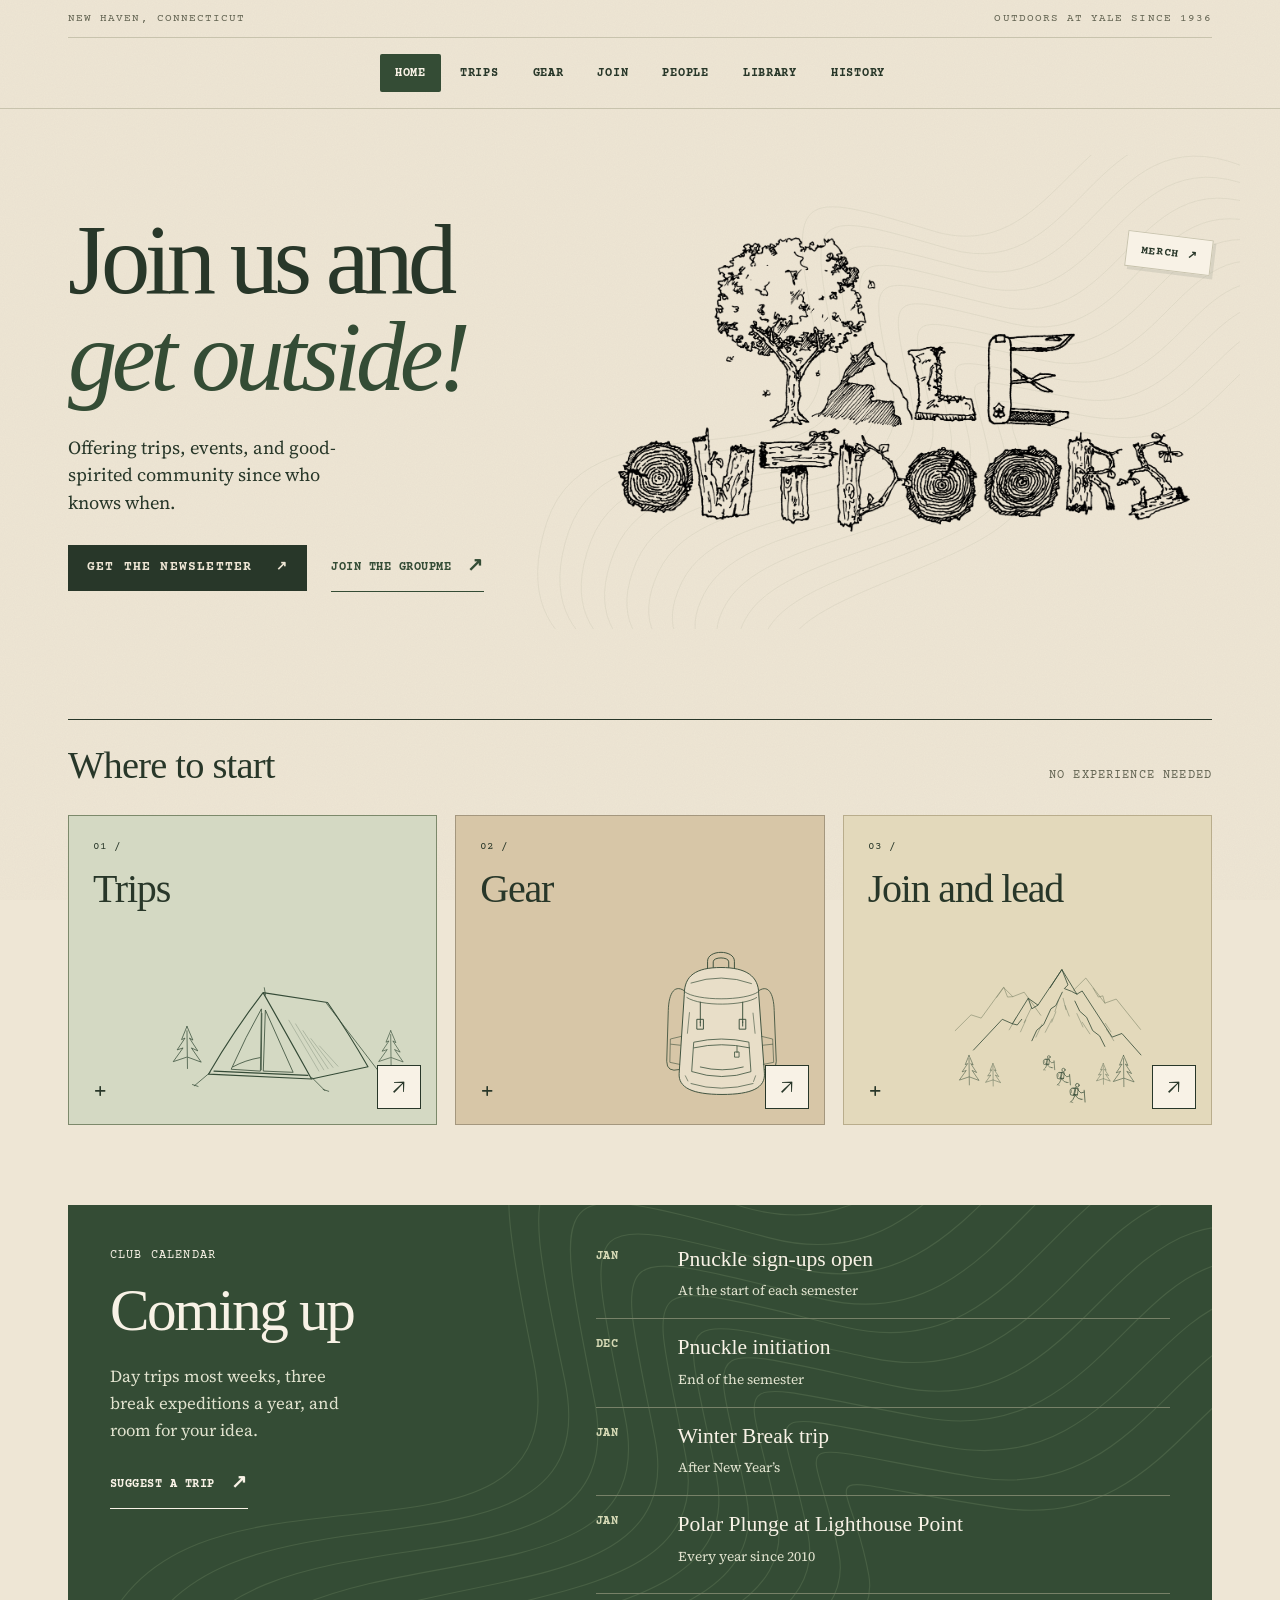
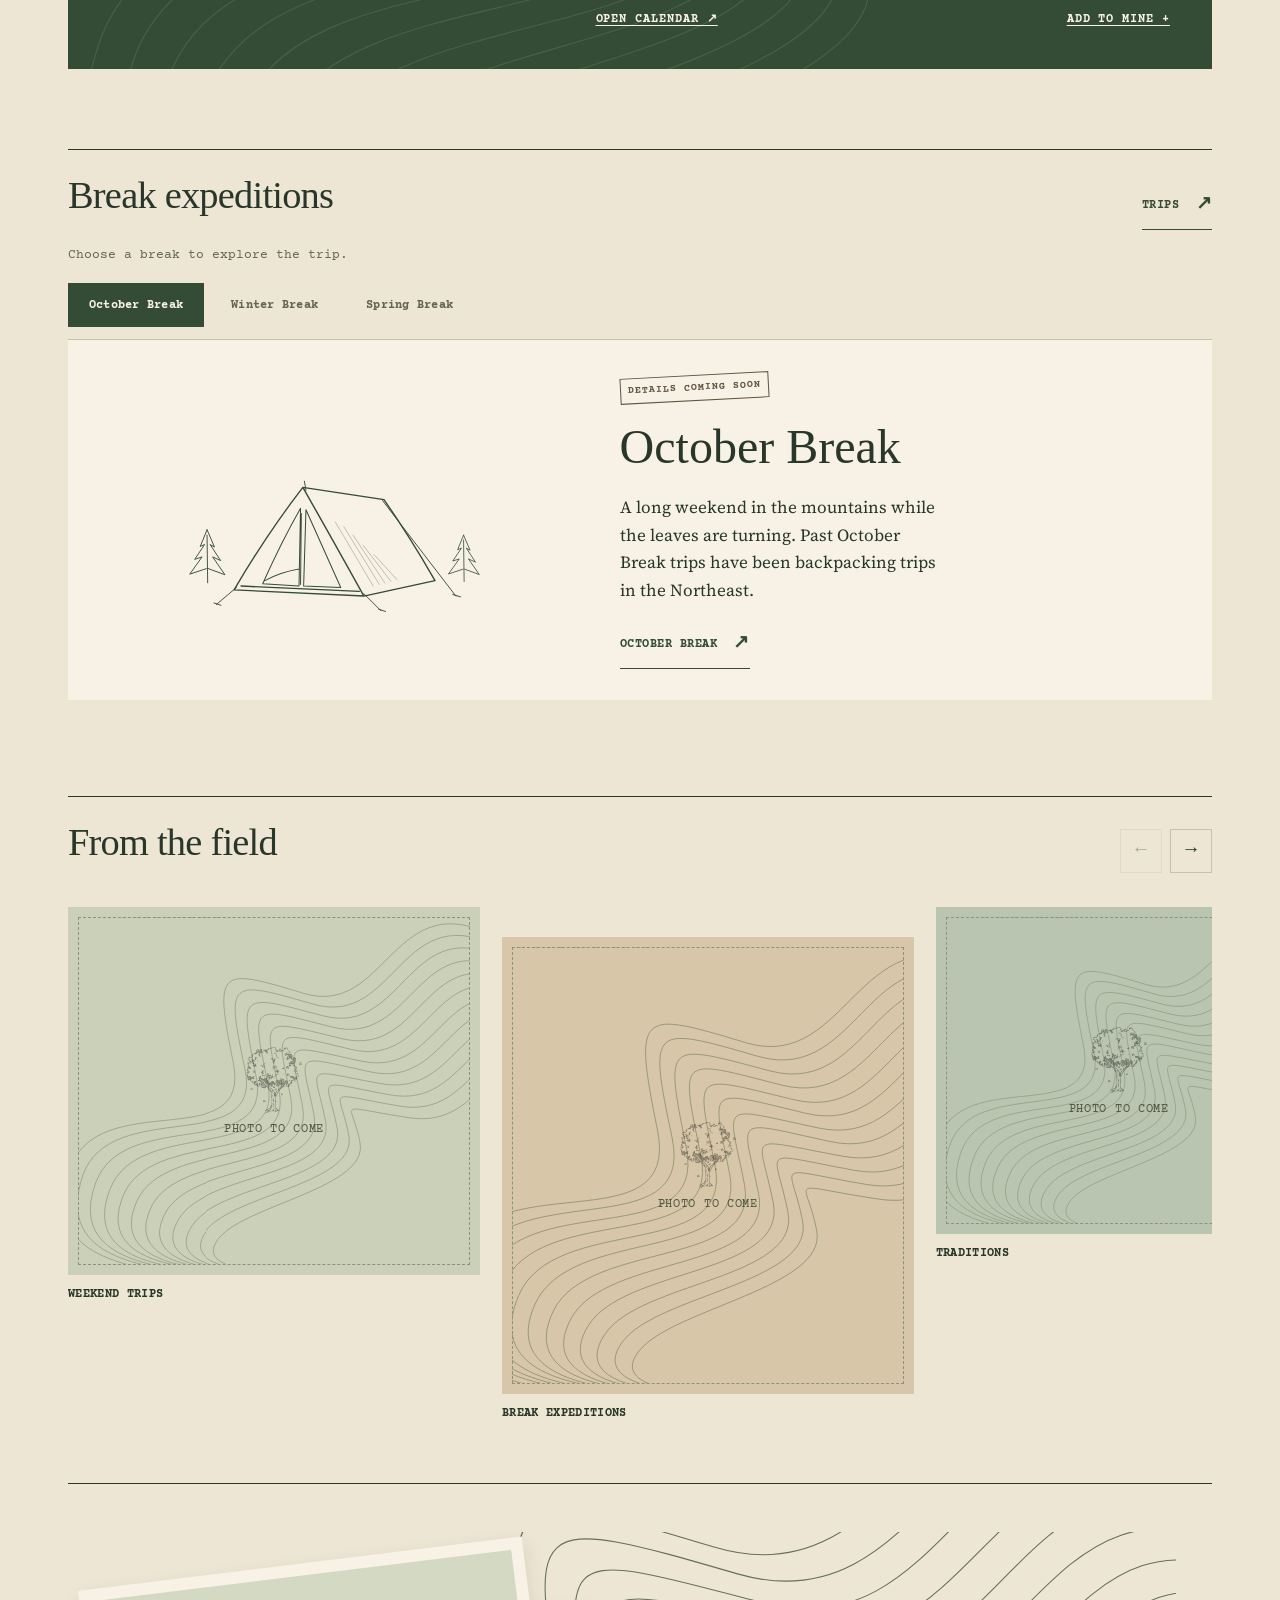
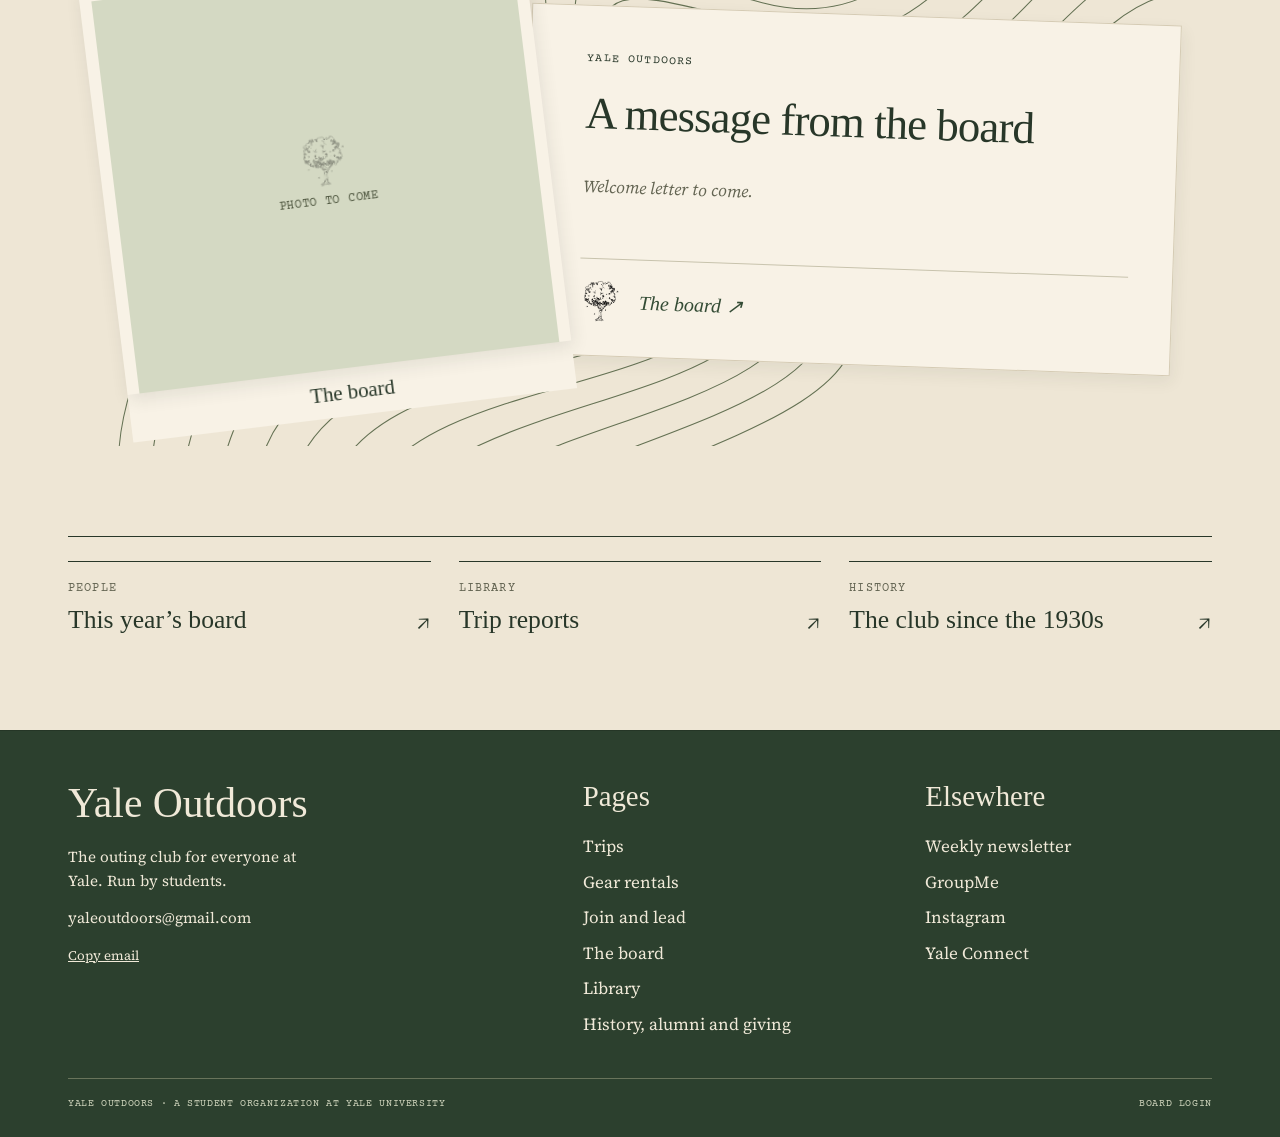
<file: site/index.html>
<!doctype html>
<html lang="en">
<head>
<meta charset="utf-8">
<meta name="viewport" content="width=device-width, initial-scale=1, viewport-fit=cover">
<title>Yale Outdoors</title>
<meta name="description" content="Yale Outdoors, the outing club at Yale: trips, gear rentals and outdoor skills.">
<link rel="icon" href="img/favicon.png">
<link rel="preconnect" href="https://fonts.googleapis.com"><link rel="preconnect" href="https://fonts.gstatic.com" crossorigin>
<link href="https://fonts.googleapis.com/css2?family=Courier+Prime:wght@400;700&family=IM+Fell+English:ital@0;1&family=Source+Serif+4:ital,opsz,wght@0,8..60,400;0,8..60,600;1,8..60,400&display=swap" rel="stylesheet">
<link rel="stylesheet" href="style.css">
</head>
<body class="home">
<a class="skip" href="#main">Skip to content</a>
<header class="top"><div class="wrap">
<div class="strap"><span>New Haven, Connecticut</span><span>Outdoors at Yale since 1936</span></div>
<button type="button" class="menu" id="menuBtn" aria-expanded="false" aria-controls="nav">Menu <span aria-hidden="true">+</span></button>
<nav class="nav" id="nav" aria-label="Main"><a href="index.html" aria-current="page">Home</a><a href="trips.html">Trips</a><a href="gear.html">Gear</a><a href="join.html">Join</a><a href="people.html">People</a><a href="library.html">Library</a><a href="history.html">History</a></nav>
</div></header>
<main id="main">
<section class="hero wrap" aria-labelledby="homeTitle">
<div class="hero-copy">
<h1 id="homeTitle">Join us and<br><em>get outside!</em></h1>
<p class="hero-intro">Offering trips, events, and good-spirited community since who knows when.</p>
<div class="row hero-actions">
<a class="btn solid" href="https://forms.gle/SaASJQefPbpXcXjK9">Get the newsletter <span aria-hidden="true">↗</span></a>
<a class="text-link" href="https://tinyurl.com/ycyogroupme">Join the GroupMe <span aria-hidden="true">↗</span></a>
</div>
</div>
<div class="hero-art">
<img class="landscape-sketch" src="img/logo-black.png" alt="Yale Outdoors" width="1500" height="803" fetchpriority="high">
<a class="hero-merch" href="gear.html#merch">Merch <span aria-hidden="true">↗</span></a>
</div>
</section>

<div class="wrap">
<section class="start-section" aria-labelledby="startTitle">
<div class="section-head"><h2 id="startTitle">Where to start</h2><span class="eyebrow">No experience needed</span></div>
<div class="trail-cards">
<article class="trail-card trail-trips">
<div class="card-turn">
<div class="card-front"><span class="card-number">01 /</span><h3>Trips</h3><img src="img/sketch-camp.svg" alt="" width="440" height="310" loading="lazy"><span class="turn-mark" aria-hidden="true">+</span></div>
<div class="card-back"><h3>Trips</h3><p>Weekend outings, the three break expeditions, and how to suggest your own.</p></div>
</div>
<a class="card-go" href="trips.html" aria-label="Explore trips"><span aria-hidden="true">↗</span></a>
</article>
<article class="trail-card trail-gear">
<div class="card-turn">
<div class="card-front"><span class="card-number">02 /</span><h3>Gear</h3><img src="img/sketch-pack.svg" alt="" width="300" height="330" loading="lazy"><span class="turn-mark" aria-hidden="true">+</span></div>
<div class="card-back"><h3>Gear</h3><p>See what is free on your dates and put in a rental request.</p></div>
</div>
<a class="card-go" href="gear.html" aria-label="Explore gear"><span aria-hidden="true">↗</span></a>
</article>
<article class="trail-card trail-join">
<div class="card-turn">
<div class="card-front"><span class="card-number">03 /</span><h3>Join and lead</h3><img src="img/sketch-hikers.svg" alt="" width="540" height="420" loading="lazy"><span class="turn-mark" aria-hidden="true">+</span></div>
<div class="card-back"><h3>Join and lead</h3><p>From the mailing list to Pnuckle to Leader to the Board.</p></div>
</div>
<a class="card-go" href="join.html" aria-label="Explore joining and leading"><span aria-hidden="true">↗</span></a>
</article>
</div>
</section>

<section class="home-happenings" aria-labelledby="happeningsTitle">
<div class="happenings-intro"><p class="eyebrow">Club calendar</p><h2 id="happeningsTitle">Coming up</h2><p>Day trips most weeks, three break expeditions a year, and room for your idea.</p><a class="text-link" href="trips.html#suggest">Suggest a trip <span aria-hidden="true">↗</span></a></div>
<aside class="calbox" id="homeCal" aria-label="Club calendar">
<div class="agwrap"><ul class="board-list agenda" id="notice" aria-live="polite"></ul></div>
<div class="calstrip"><a href="https://calendar.google.com/calendar/embed?src=c_45a252457e91d6752c809c38ce0ceed0f1c3f7290dda2dc1db5af48b756c6b14%40group.calendar.google.com">Open calendar ↗</a><a href="https://calendar.google.com/calendar/render?cid=c_45a252457e91d6752c809c38ce0ceed0f1c3f7290dda2dc1db5af48b756c6b14%40group.calendar.google.com">Add to mine +</a></div>
</aside>
</section>

<section class="expedition-section" aria-labelledby="expeditionTitle">
<div class="section-head"><h2 id="expeditionTitle">Break expeditions</h2><a class="text-link" href="trips.html#breaks">Trips <span aria-hidden="true">↗</span></a></div>
<p class="season-hint">Choose a break to explore the trip.</p>
<div class="season-tabs" role="tablist" aria-label="Break expeditions">
<button type="button" role="tab" id="tab-october" aria-controls="panel-october" aria-selected="true" tabindex="0">October Break</button>
<button type="button" role="tab" id="tab-winter" aria-controls="panel-winter" aria-selected="false" tabindex="-1">Winter Break</button>
<button type="button" role="tab" id="tab-spring" aria-controls="panel-spring" aria-selected="false" tabindex="-1">Spring Break</button>
</div>
<div class="season-panel" id="panel-october" role="tabpanel" aria-labelledby="tab-october" tabindex="0">
<img src="img/sketch-camp.svg" alt="Pen sketch of a ridge tent and pines" width="440" height="310" loading="lazy">
<div><span class="stamp" data-trip-status="october">Details coming soon</span><h3>October Break</h3><p>A long weekend in the mountains while the leaves are turning. Past October Break trips have been backpacking trips in the Northeast.</p><a class="text-link" href="trips.html#october">October Break <span aria-hidden="true">↗</span></a></div>
</div>
<div class="season-panel" id="panel-winter" role="tabpanel" aria-labelledby="tab-winter" tabindex="0" hidden>
<img src="img/sketch-winter.svg" alt="Line sketch of snowy mountain peaks and pines" width="440" height="340" loading="lazy">
<div><span class="stamp" data-trip-status="winter">Details coming soon</span><h3>Winter Break</h3><p>Over the long break the club has gone as far as the Channel Islands in California, reached by boat from Ventura.</p><a class="text-link" href="trips.html#winter">Winter Break <span aria-hidden="true">↗</span></a></div>
</div>
<div class="season-panel" id="panel-spring" role="tabpanel" aria-labelledby="tab-spring" tabindex="0" hidden>
<img src="img/sketch-canoe.svg" alt="Line sketch of a canoe and paddles on a mountain lake" width="440" height="300" loading="lazy">
<div><span class="stamp" data-trip-status="spring">Details coming soon</span><h3>Spring Break</h3><p>The big spring expedition, planned over the winter by the Expedition Coordinators with the trip leaders.</p><a class="text-link" href="trips.html#spring">Spring Break <span aria-hidden="true">↗</span></a></div>
</div>
</section>

<section class="field-section" aria-labelledby="fieldTitle">
<div class="section-head"><h2 id="fieldTitle">From the field</h2><div class="field-controls"><button class="arrow-btn" type="button" data-field-prev aria-label="Previous photographs" aria-controls="fieldPhotos">←</button><button class="arrow-btn" type="button" data-field-next aria-label="Next photographs" aria-controls="fieldPhotos">→</button></div></div>
<div class="field-photos" id="fieldPhotos" role="region" aria-label="Trip photographs" tabindex="0">
<figure class="slot" data-slot="home-1" data-alt="Yale Outdoors members on a trail" data-cap="Weekend trips"><div class="mat"><div class="empty"><img src="img/tree-black.png" alt=""><span>Photo to come</span></div></div><figcaption></figcaption><div class="tools"></div></figure>
<figure class="slot tall" data-slot="home-2" data-alt="Yale Outdoors members at camp" data-cap="Break expeditions"><div class="mat"><div class="empty"><img src="img/tree-black.png" alt=""><span>Photo to come</span></div></div><figcaption></figcaption><div class="tools"></div></figure>
<figure class="slot" data-slot="home-3" data-alt="Yale Outdoors members on the water" data-cap="Traditions"><div class="mat"><div class="empty"><img src="img/tree-black.png" alt=""><span>Photo to come</span></div></div><figcaption></figcaption><div class="tools"></div></figure>
</div>
</section>

<section class="board-letter" aria-labelledby="boardTitle">
<figure class="slot board-photo" data-slot="home-board" data-alt="The Yale Outdoors board" data-cap="The board"><div class="mat"><div class="empty"><img src="img/tree-black.png" alt=""><span>Photo to come</span></div></div><figcaption></figcaption><div class="tools"></div></figure>
<div class="letter-sheet"><p class="eyebrow">Yale Outdoors</p><h2 id="boardTitle">A message from the board</h2><p class="letter-placeholder">Welcome letter to come.</p><div class="letter-signoff"><img src="img/tree-black.png" alt="" width="50" height="50"><a href="people.html">The board <span aria-hidden="true">↗</span></a></div></div>
</section>

<nav class="home-links" aria-label="More about Yale Outdoors">
<a href="people.html"><span class="eyebrow">People</span><strong>This year’s board</strong><span aria-hidden="true">↗</span></a>
<a href="library.html"><span class="eyebrow">Library</span><strong>Trip reports</strong><span aria-hidden="true">↗</span></a>
<a href="history.html"><span class="eyebrow">History</span><strong>The club since the 1930s</strong><span aria-hidden="true">↗</span></a>
</nav>
</div>
</main>
<footer class="foot"><div class="wrap">
<div class="grid">
<div><h4>Yale Outdoors</h4>
<p>The outing club for everyone at Yale. Run by students.</p>
<p><a href="mailto:yaleoutdoors@gmail.com">yaleoutdoors@gmail.com</a></p>
<p><button type="button" class="lnk small" id="copyClub">Copy email</button></p></div>
<div><h4>Pages</h4><a href="trips.html">Trips</a><a href="gear.html">Gear rentals</a><a href="join.html">Join and lead</a><a href="people.html">The board</a><a href="library.html">Library</a><a href="history.html">History, alumni and giving</a></div>
<div><h4>Elsewhere</h4><a href="https://forms.gle/SaASJQefPbpXcXjK9">Weekly newsletter</a><a href="https://tinyurl.com/ycyogroupme">GroupMe</a><a href="https://www.instagram.com/yaleoutdoors/">Instagram</a><a href="https://yaleconnect.yale.edu/YCYO/club_signup">Yale Connect</a></div>
</div>
<div class="gate" id="gate" hidden><form id="gateForm" autocomplete="off"><label for="gateKey">Board key<input type="password" id="gateKey" autocomplete="off"></label>
<div class="row" style="margin-top:10px"><button type="submit" class="btn sm solid">Turn on editing</button></div><p class="small muted" id="gateMsg" style="margin:8px 0 0"></p></form></div>
<div class="mini"><span>Yale Outdoors &middot; a student organization at Yale University</span><span><a href="#" id="gateBtn">Board login</a> </span></div>
</div></footer>
<script src="content.js"></script>
<script src="site.js"></script>
</body>
</html>
</file>
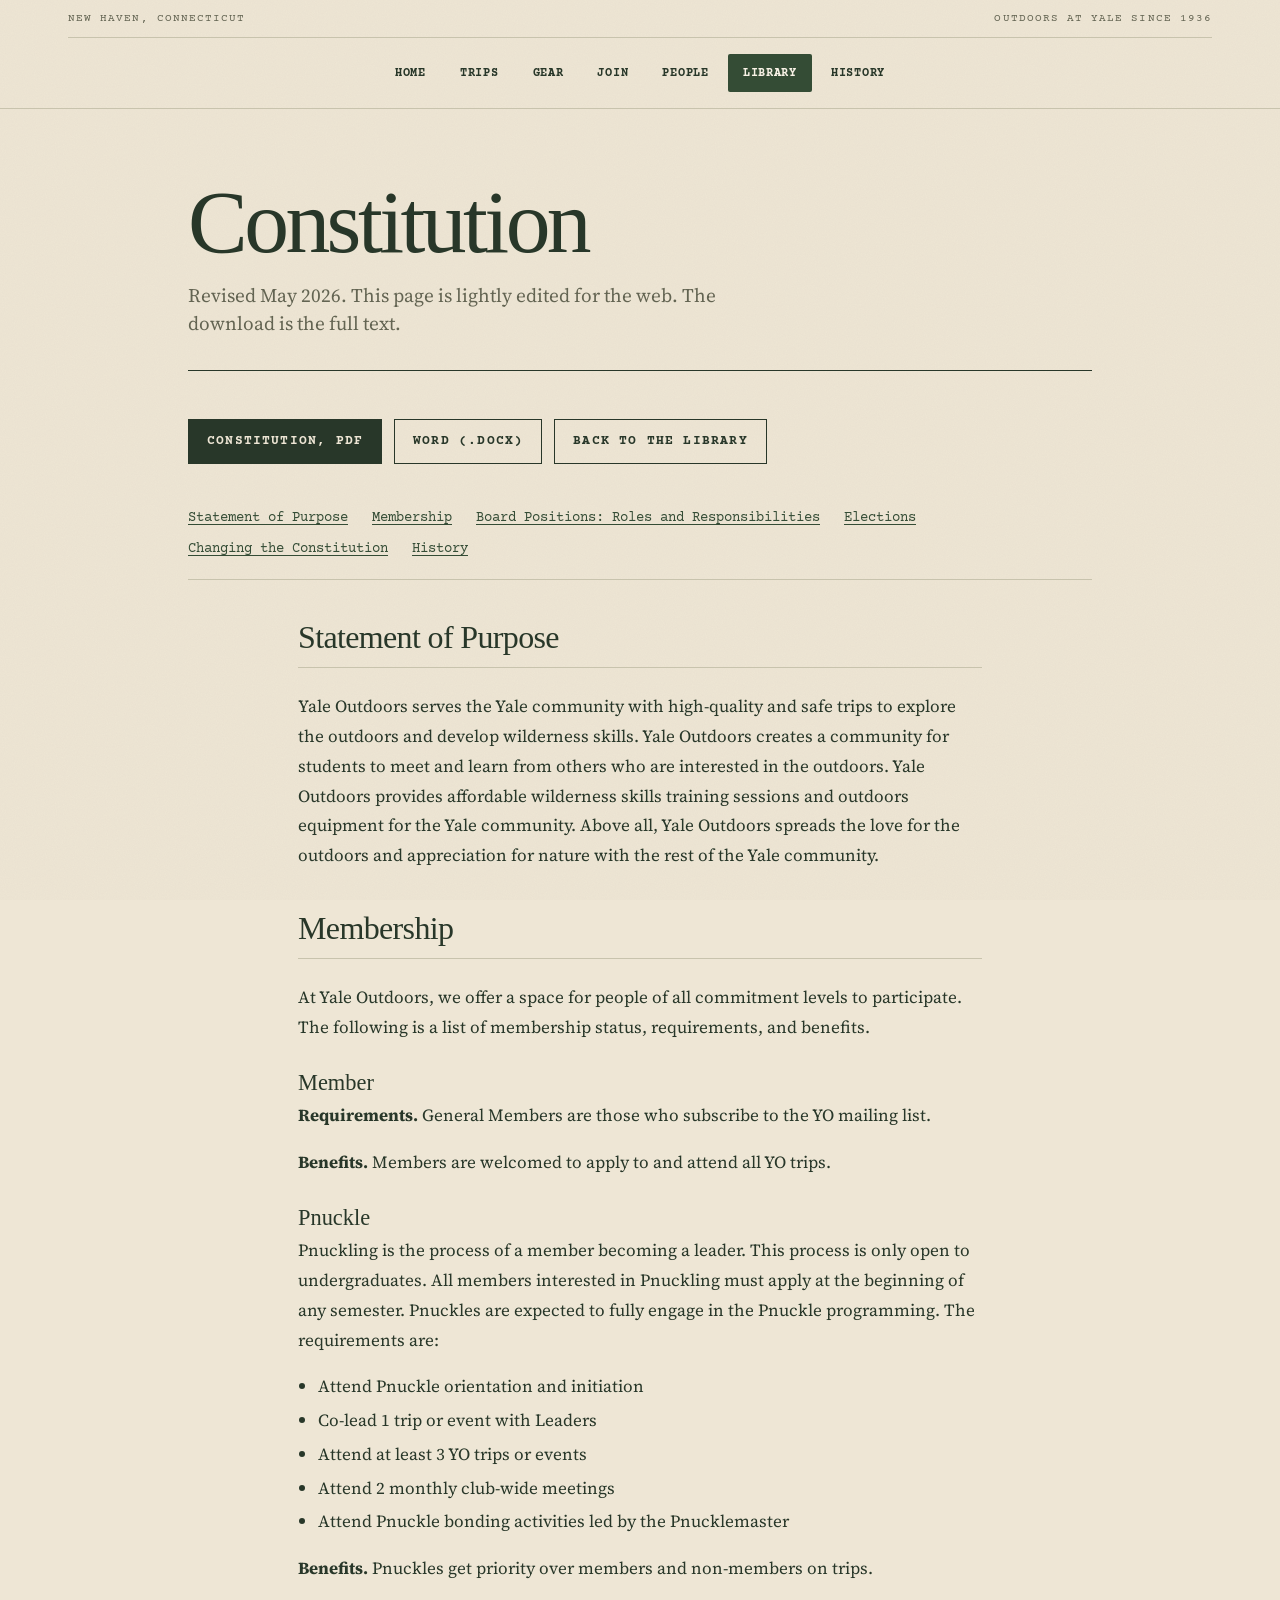
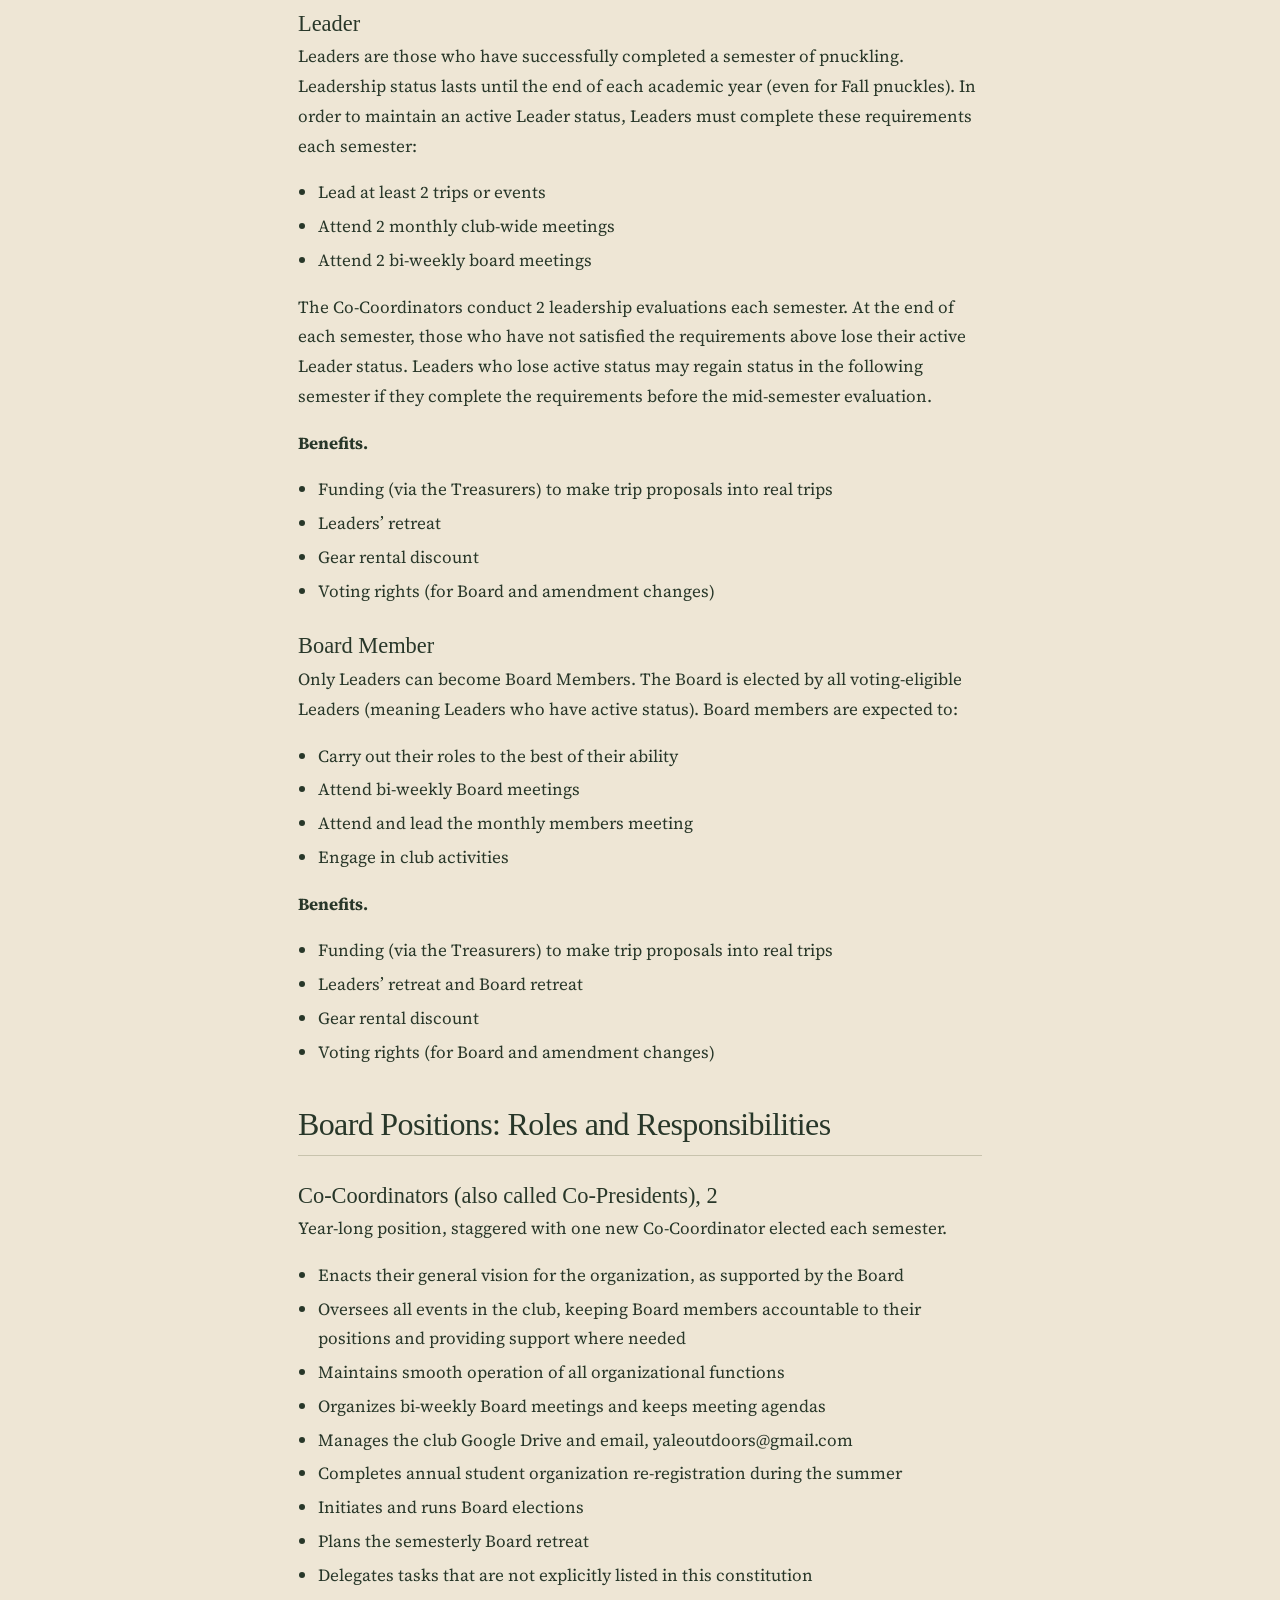
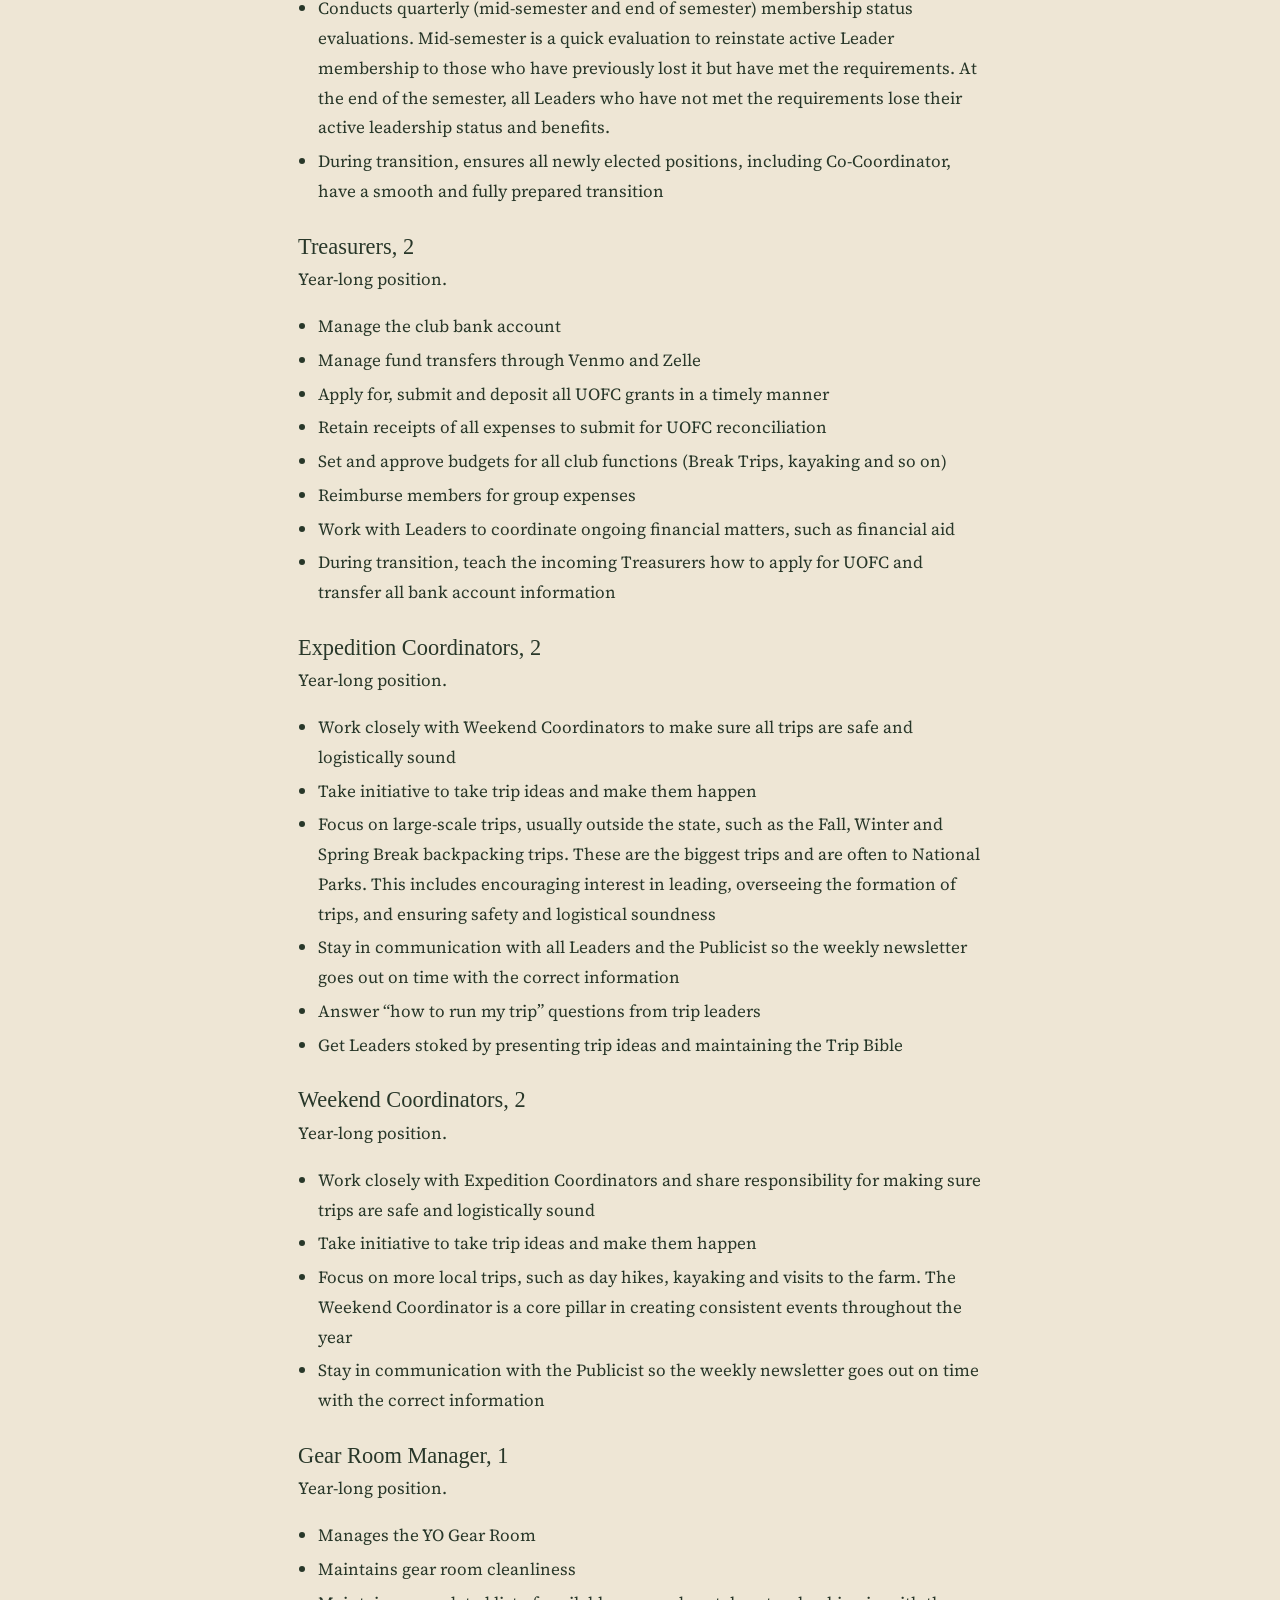
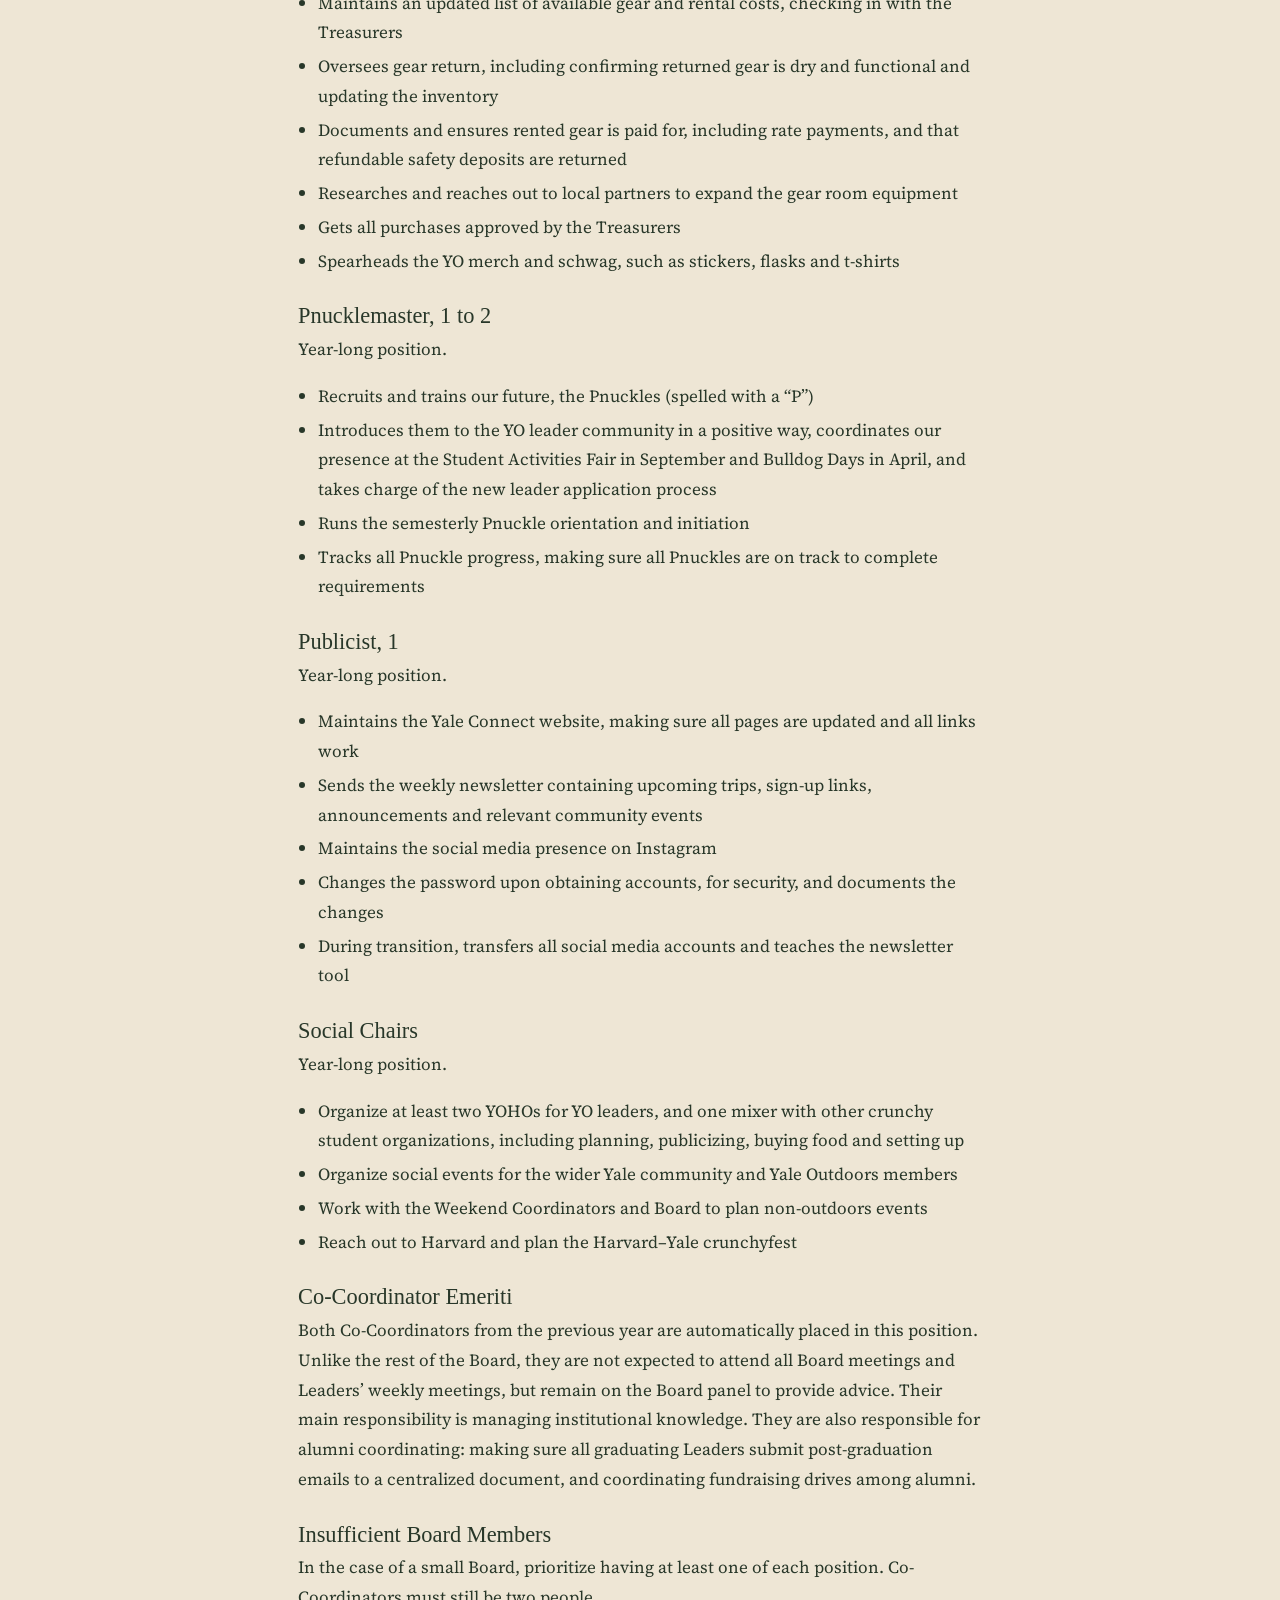
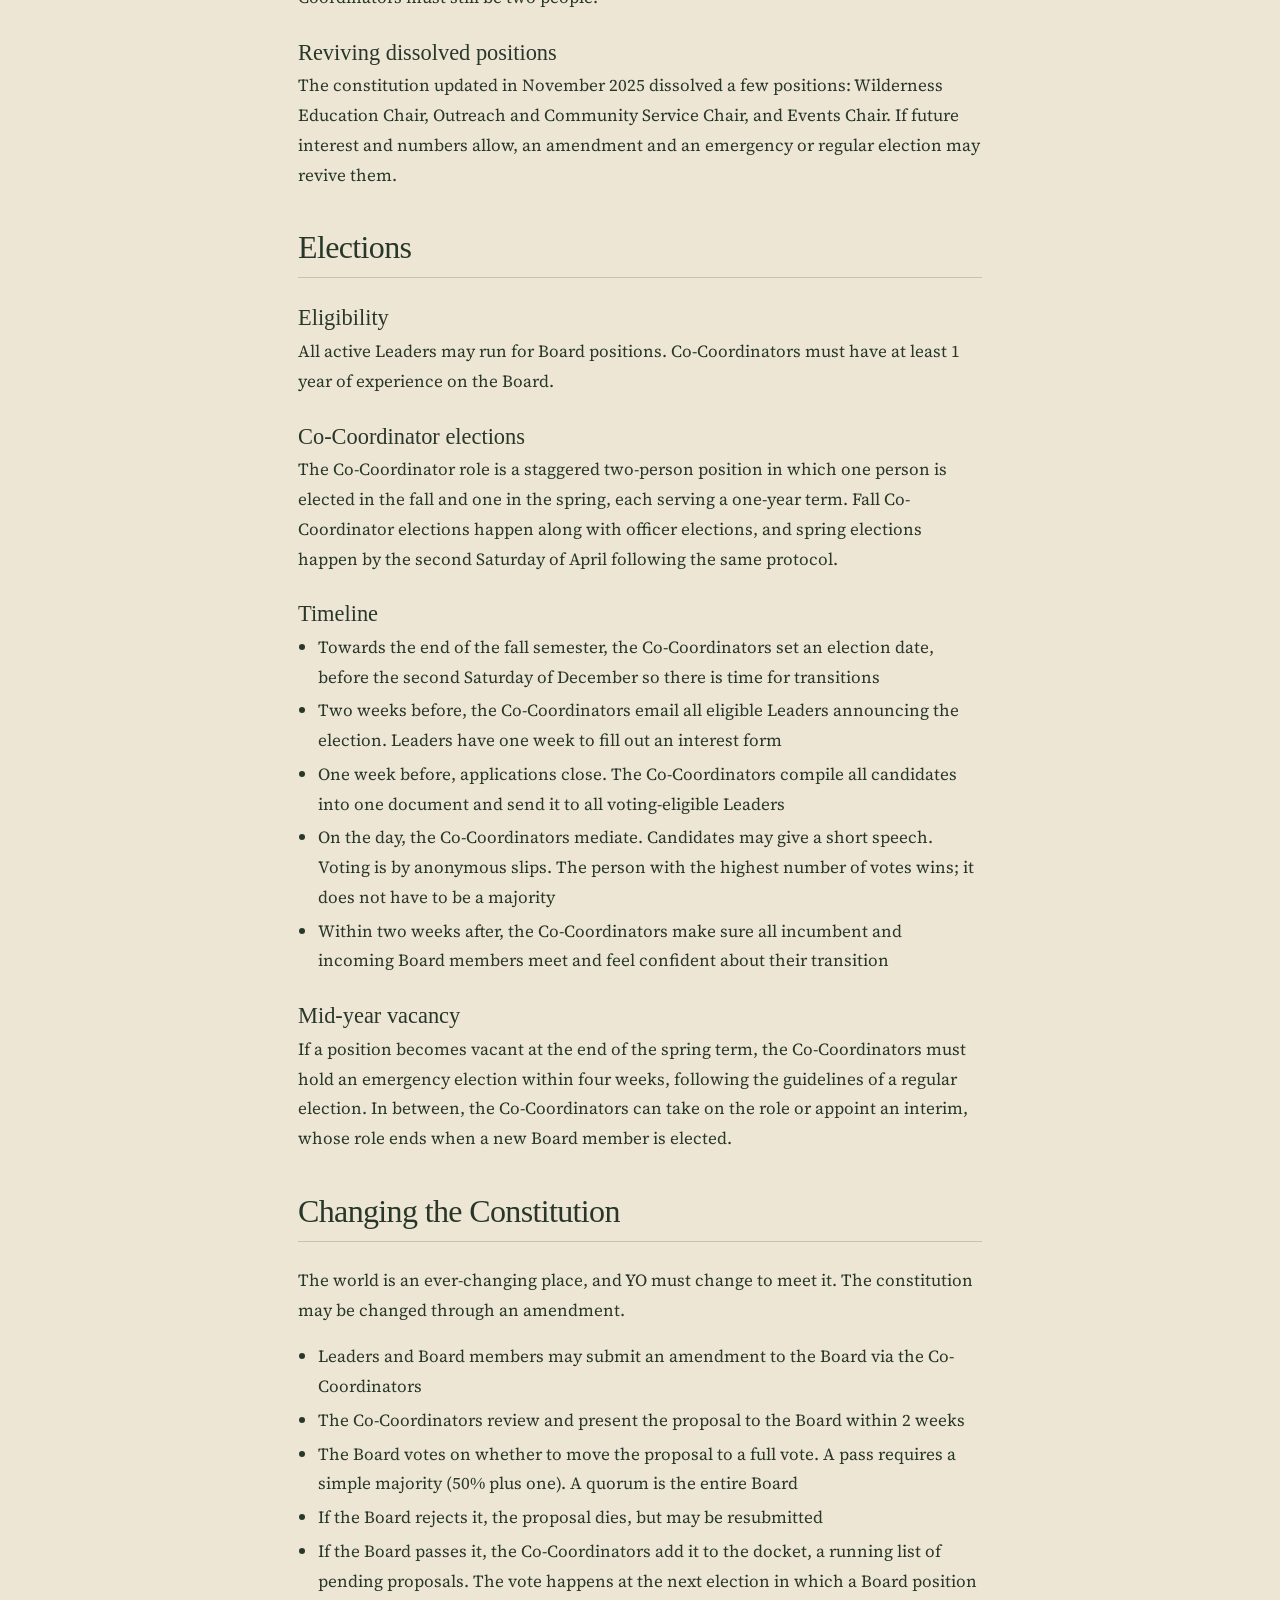
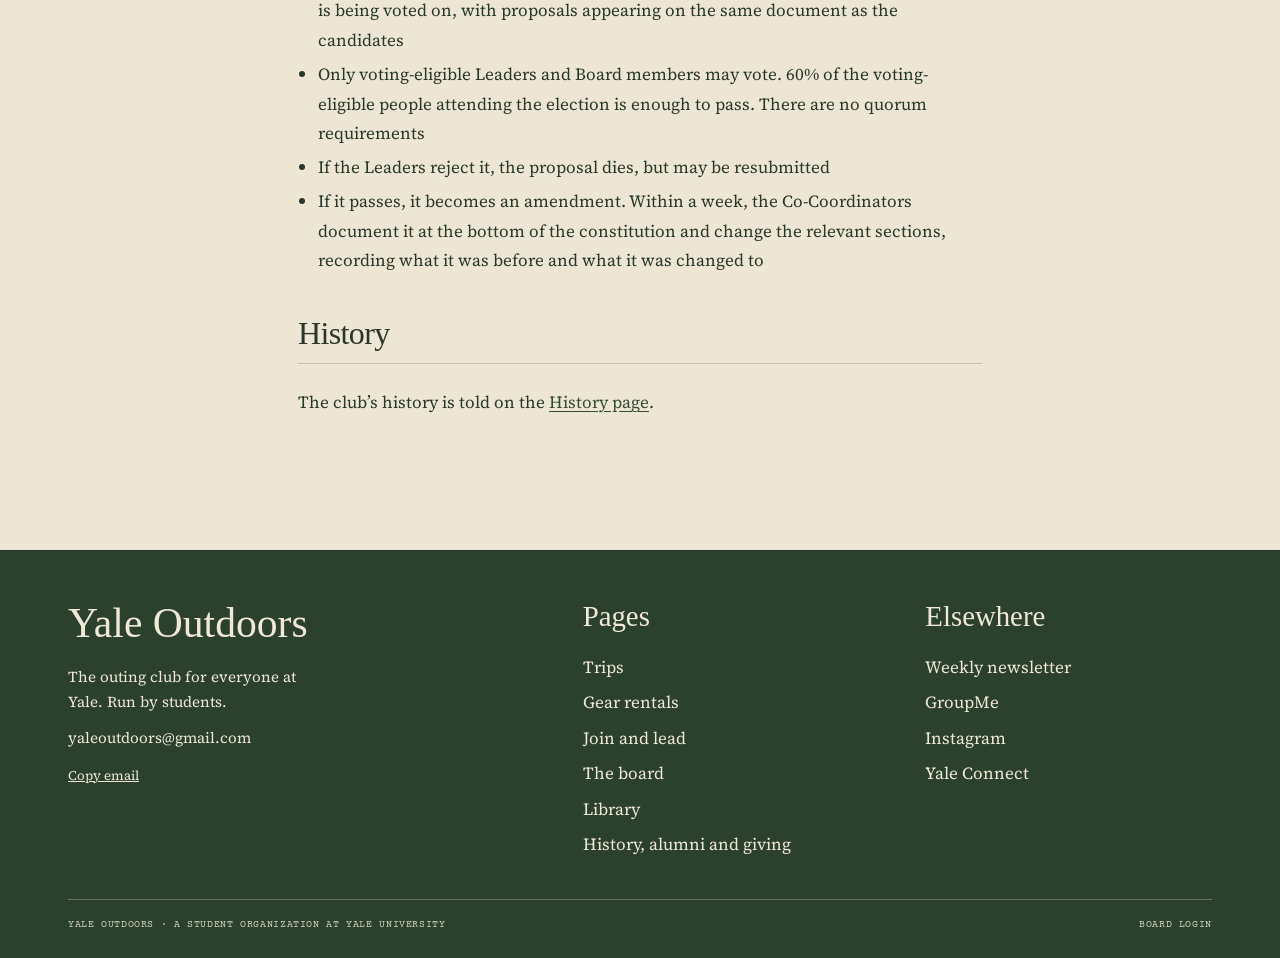
<file: site/constitution.html>
<!doctype html>
<html lang="en">
<head>
<meta charset="utf-8">
<meta name="viewport" content="width=device-width, initial-scale=1, viewport-fit=cover">
<title>Constitution · Yale Outdoors</title>
<meta name="description" content="The Yale Outdoors constitution, revised May 2026.">
<link rel="icon" href="img/favicon.png">
<link rel="preconnect" href="https://fonts.googleapis.com"><link rel="preconnect" href="https://fonts.gstatic.com" crossorigin>
<link href="https://fonts.googleapis.com/css2?family=Courier+Prime:wght@400;700&family=IM+Fell+English:ital@0;1&family=Source+Serif+4:ital,opsz,wght@0,8..60,400;0,8..60,600;1,8..60,400&display=swap" rel="stylesheet">
<link rel="stylesheet" href="style.css">
</head>
<body class="constitution-page">
<a class="skip" href="#main">Skip to content</a>
<header class="top"><div class="wrap">
<div class="strap"><span>New Haven, Connecticut</span><span>Outdoors at Yale since 1936</span></div>
<button type="button" class="menu" id="menuBtn" aria-expanded="false" aria-controls="nav">Menu <span aria-hidden="true">+</span></button>
<nav class="nav" id="nav" aria-label="Main"><a href="index.html">Home</a><a href="trips.html">Trips</a><a href="gear.html">Gear</a><a href="join.html">Join</a><a href="people.html">People</a><a href="library.html" aria-current="page">Library</a><a href="history.html">History</a></nav>
</div></header>
<main id="main"><div class="wrap">
<div class="title"><h1>Constitution</h1><p>Revised May 2026. This page is lightly edited for the web. The download is the full text.</p></div>
<section>
<div class="row" style="margin-bottom:24px"><a class="btn solid" href="docs/YO-Constitution-2026.pdf">Constitution, PDF</a><a class="btn" href="docs/YO-Constitution-2026.docx" download>Word (.docx)</a>
<a class="btn" href="library.html">Back to the library</a></div>
<nav class="document-contents" aria-label="Constitution contents"><a href="#statement-of-purpose">Statement of Purpose</a><a href="#membership">Membership</a><a href="#board-positions-roles-and-responsibilities">Board Positions: Roles and Responsibilities</a><a href="#elections">Elections</a><a href="#changing-the-constitution">Changing the Constitution</a><a href="#history">History</a></nav>
<div class="legal">
<h2 id="statement-of-purpose">Statement of Purpose</h2>
<p>Yale Outdoors serves the Yale community with high-quality and safe trips to explore the outdoors and develop wilderness skills. Yale Outdoors creates a community for students to meet and learn from others who are interested in the outdoors. Yale Outdoors provides affordable wilderness skills training sessions and outdoors equipment for the Yale community. Above all, Yale Outdoors spreads the love for the outdoors and appreciation for nature with the rest of the Yale community.</p>
<h2 id="membership">Membership</h2>
<p>At Yale Outdoors, we offer a space for people of all commitment levels to participate. The following is a list of membership status, requirements, and benefits.</p>
<h3>Member</h3>
<p><strong>Requirements.</strong> General Members are those who subscribe to the YO mailing list.</p>
<p><strong>Benefits.</strong> Members are welcomed to apply to and attend all YO trips.</p>
<h3>Pnuckle</h3>
<p>Pnuckling is the process of a member becoming a leader. This process is only open to undergraduates. All members interested in Pnuckling must apply at the beginning of any semester. Pnuckles are expected to fully engage in the Pnuckle programming. The requirements are:</p>
<ul>
<li>Attend Pnuckle orientation and initiation</li>
<li>Co-lead 1 trip or event with Leaders</li>
<li>Attend at least 3 YO trips or events</li>
<li>Attend 2 monthly club-wide meetings</li>
<li>Attend Pnuckle bonding activities led by the Pnucklemaster</li>
</ul>
<p><strong>Benefits.</strong> Pnuckles get priority over members and non-members on trips.</p>
<h3>Leader</h3>
<p>Leaders are those who have successfully completed a semester of pnuckling. Leadership status lasts until the end of each academic year (even for Fall pnuckles). In order to maintain an active Leader status, Leaders must complete these requirements each semester:</p>
<ul>
<li>Lead at least 2 trips or events</li>
<li>Attend 2 monthly club-wide meetings</li>
<li>Attend 2 bi-weekly board meetings</li>
</ul>
<p>The Co-Coordinators conduct 2 leadership evaluations each semester. At the end of each semester, those who have not satisfied the requirements above lose their active Leader status. Leaders who lose active status may regain status in the following semester if they complete the requirements before the mid-semester evaluation.</p>
<p><strong>Benefits.</strong> </p>
<ul>
<li>Funding (via the Treasurers) to make trip proposals into real trips</li>
<li>Leaders&rsquo; retreat</li>
<li>Gear rental discount</li>
<li>Voting rights (for Board and amendment changes)</li>
</ul>
<h3>Board Member</h3>
<p>Only Leaders can become Board Members. The Board is elected by all voting-eligible Leaders (meaning Leaders who have active status). Board members are expected to:</p>
<ul>
<li>Carry out their roles to the best of their ability</li>
<li>Attend bi-weekly Board meetings</li>
<li>Attend and lead the monthly members meeting</li>
<li>Engage in club activities</li>
</ul>
<p><strong>Benefits.</strong> </p>
<ul>
<li>Funding (via the Treasurers) to make trip proposals into real trips</li>
<li>Leaders&rsquo; retreat and Board retreat</li>
<li>Gear rental discount</li>
<li>Voting rights (for Board and amendment changes)</li>
</ul>
<h2 id="board-positions-roles-and-responsibilities">Board Positions: Roles and Responsibilities</h2>
<h3>Co-Coordinators (also called Co-Presidents), 2</h3>
<p>Year-long position, staggered with one new Co-Coordinator elected each semester.</p>
<ul>
<li>Enacts their general vision for the organization, as supported by the Board</li>
<li>Oversees all events in the club, keeping Board members accountable to their positions and providing support where needed</li>
<li>Maintains smooth operation of all organizational functions</li>
<li>Organizes bi-weekly Board meetings and keeps meeting agendas</li>
<li>Manages the club Google Drive and email, yaleoutdoors@gmail.com</li>
<li>Completes annual student organization re-registration during the summer</li>
<li>Initiates and runs Board elections</li>
<li>Plans the semesterly Board retreat</li>
<li>Delegates tasks that are not explicitly listed in this constitution</li>
<li>Conducts quarterly (mid-semester and end of semester) membership status evaluations. Mid-semester is a quick evaluation to reinstate active Leader membership to those who have previously lost it but have met the requirements. At the end of the semester, all Leaders who have not met the requirements lose their active leadership status and benefits.</li>
<li>During transition, ensures all newly elected positions, including Co-Coordinator, have a smooth and fully prepared transition</li>
</ul>
<h3>Treasurers, 2</h3>
<p>Year-long position.</p>
<ul>
<li>Manage the club bank account</li>
<li>Manage fund transfers through Venmo and Zelle</li>
<li>Apply for, submit and deposit all UOFC grants in a timely manner</li>
<li>Retain receipts of all expenses to submit for UOFC reconciliation</li>
<li>Set and approve budgets for all club functions (Break Trips, kayaking and so on)</li>
<li>Reimburse members for group expenses</li>
<li>Work with Leaders to coordinate ongoing financial matters, such as financial aid</li>
<li>During transition, teach the incoming Treasurers how to apply for UOFC and transfer all bank account information</li>
</ul>
<h3>Expedition Coordinators, 2</h3>
<p>Year-long position.</p>
<ul>
<li>Work closely with Weekend Coordinators to make sure all trips are safe and logistically sound</li>
<li>Take initiative to take trip ideas and make them happen</li>
<li>Focus on large-scale trips, usually outside the state, such as the Fall, Winter and Spring Break backpacking trips. These are the biggest trips and are often to National Parks. This includes encouraging interest in leading, overseeing the formation of trips, and ensuring safety and logistical soundness</li>
<li>Stay in communication with all Leaders and the Publicist so the weekly newsletter goes out on time with the correct information</li>
<li>Answer &ldquo;how to run my trip&rdquo; questions from trip leaders</li>
<li>Get Leaders stoked by presenting trip ideas and maintaining the Trip Bible</li>
</ul>
<h3>Weekend Coordinators, 2</h3>
<p>Year-long position.</p>
<ul>
<li>Work closely with Expedition Coordinators and share responsibility for making sure trips are safe and logistically sound</li>
<li>Take initiative to take trip ideas and make them happen</li>
<li>Focus on more local trips, such as day hikes, kayaking and visits to the farm. The Weekend Coordinator is a core pillar in creating consistent events throughout the year</li>
<li>Stay in communication with the Publicist so the weekly newsletter goes out on time with the correct information</li>
</ul>
<h3>Gear Room Manager, 1</h3>
<p>Year-long position.</p>
<ul>
<li>Manages the YO Gear Room</li>
<li>Maintains gear room cleanliness</li>
<li>Maintains an updated list of available gear and rental costs, checking in with the Treasurers</li>
<li>Oversees gear return, including confirming returned gear is dry and functional and updating the inventory</li>
<li>Documents and ensures rented gear is paid for, including rate payments, and that refundable safety deposits are returned</li>
<li>Researches and reaches out to local partners to expand the gear room equipment</li>
<li>Gets all purchases approved by the Treasurers</li>
<li>Spearheads the YO merch and schwag, such as stickers, flasks and t-shirts</li>
</ul>
<h3>Pnucklemaster, 1 to 2</h3>
<p>Year-long position.</p>
<ul>
<li>Recruits and trains our future, the Pnuckles (spelled with a &ldquo;P&rdquo;)</li>
<li>Introduces them to the YO leader community in a positive way, coordinates our presence at the Student Activities Fair in September and Bulldog Days in April, and takes charge of the new leader application process</li>
<li>Runs the semesterly Pnuckle orientation and initiation</li>
<li>Tracks all Pnuckle progress, making sure all Pnuckles are on track to complete requirements</li>
</ul>
<h3>Publicist, 1</h3>
<p>Year-long position.</p>
<ul>
<li>Maintains the Yale Connect website, making sure all pages are updated and all links work</li>
<li>Sends the weekly newsletter containing upcoming trips, sign-up links, announcements and relevant community events</li>
<li>Maintains the social media presence on Instagram</li>
<li>Changes the password upon obtaining accounts, for security, and documents the changes</li>
<li>During transition, transfers all social media accounts and teaches the newsletter tool</li>
</ul>
<h3>Social Chairs</h3>
<p>Year-long position.</p>
<ul>
<li>Organize at least two YOHOs for YO leaders, and one mixer with other crunchy student organizations, including planning, publicizing, buying food and setting up</li>
<li>Organize social events for the wider Yale community and Yale Outdoors members</li>
<li>Work with the Weekend Coordinators and Board to plan non-outdoors events</li>
<li>Reach out to Harvard and plan the Harvard&ndash;Yale crunchyfest</li>
</ul>
<h3>Co-Coordinator Emeriti</h3>
<p>Both Co-Coordinators from the previous year are automatically placed in this position. Unlike the rest of the Board, they are not expected to attend all Board meetings and Leaders&rsquo; weekly meetings, but remain on the Board panel to provide advice. Their main responsibility is managing institutional knowledge. They are also responsible for alumni coordinating: making sure all graduating Leaders submit post-graduation emails to a centralized document, and coordinating fundraising drives among alumni.</p>
<h3>Insufficient Board Members</h3>
<p>In the case of a small Board, prioritize having at least one of each position. Co-Coordinators must still be two people.</p>
<h3>Reviving dissolved positions</h3>
<p>The constitution updated in November 2025 dissolved a few positions: Wilderness Education Chair, Outreach and Community Service Chair, and Events Chair. If future interest and numbers allow, an amendment and an emergency or regular election may revive them.</p>
<h2 id="elections">Elections</h2>
<h3>Eligibility</h3>
<p>All active Leaders may run for Board positions. Co-Coordinators must have at least 1 year of experience on the Board.</p>
<h3>Co-Coordinator elections</h3>
<p>The Co-Coordinator role is a staggered two-person position in which one person is elected in the fall and one in the spring, each serving a one-year term. Fall Co-Coordinator elections happen along with officer elections, and spring elections happen by the second Saturday of April following the same protocol.</p>
<h3>Timeline</h3>
<ul>
<li>Towards the end of the fall semester, the Co-Coordinators set an election date, before the second Saturday of December so there is time for transitions</li>
<li>Two weeks before, the Co-Coordinators email all eligible Leaders announcing the election. Leaders have one week to fill out an interest form</li>
<li>One week before, applications close. The Co-Coordinators compile all candidates into one document and send it to all voting-eligible Leaders</li>
<li>On the day, the Co-Coordinators mediate. Candidates may give a short speech. Voting is by anonymous slips. The person with the highest number of votes wins; it does not have to be a majority</li>
<li>Within two weeks after, the Co-Coordinators make sure all incumbent and incoming Board members meet and feel confident about their transition</li>
</ul>
<h3>Mid-year vacancy</h3>
<p>If a position becomes vacant at the end of the spring term, the Co-Coordinators must hold an emergency election within four weeks, following the guidelines of a regular election. In between, the Co-Coordinators can take on the role or appoint an interim, whose role ends when a new Board member is elected.</p>
<h2 id="changing-the-constitution">Changing the Constitution</h2>
<p>The world is an ever-changing place, and YO must change to meet it. The constitution may be changed through an amendment.</p>
<ul>
<li>Leaders and Board members may submit an amendment to the Board via the Co-Coordinators</li>
<li>The Co-Coordinators review and present the proposal to the Board within 2 weeks</li>
<li>The Board votes on whether to move the proposal to a full vote. A pass requires a simple majority (50% plus one). A quorum is the entire Board</li>
<li>If the Board rejects it, the proposal dies, but may be resubmitted</li>
<li>If the Board passes it, the Co-Coordinators add it to the docket, a running list of pending proposals. The vote happens at the next election in which a Board position is being voted on, with proposals appearing on the same document as the candidates</li>
<li>Only voting-eligible Leaders and Board members may vote. 60% of the voting-eligible people attending the election is enough to pass. There are no quorum requirements</li>
<li>If the Leaders reject it, the proposal dies, but may be resubmitted</li>
<li>If it passes, it becomes an amendment. Within a week, the Co-Coordinators document it at the bottom of the constitution and change the relevant sections, recording what it was before and what it was changed to</li>
</ul>
<h2 id="history">History</h2>
<p>The club&rsquo;s history is told on the <a href="history.html">History page</a>.</p>
</div>
</section>

</div></main>
<footer class="foot"><div class="wrap">
<div class="grid">
<div><h4>Yale Outdoors</h4>
<p>The outing club for everyone at Yale. Run by students.</p>
<p><a href="mailto:yaleoutdoors@gmail.com">yaleoutdoors@gmail.com</a></p>
<p><button type="button" class="lnk small" id="copyClub">Copy email</button></p></div>
<div><h4>Pages</h4><a href="trips.html">Trips</a><a href="gear.html">Gear rentals</a><a href="join.html">Join and lead</a><a href="people.html">The board</a><a href="library.html">Library</a><a href="history.html">History, alumni and giving</a></div>
<div><h4>Elsewhere</h4><a href="https://forms.gle/SaASJQefPbpXcXjK9">Weekly newsletter</a><a href="https://tinyurl.com/ycyogroupme">GroupMe</a><a href="https://www.instagram.com/yaleoutdoors/">Instagram</a><a href="https://yaleconnect.yale.edu/YCYO/club_signup">Yale Connect</a></div>
</div>
<div class="gate" id="gate" hidden><form id="gateForm" autocomplete="off"><label for="gateKey">Board key<input type="password" id="gateKey" autocomplete="off"></label>
<div class="row" style="margin-top:10px"><button type="submit" class="btn sm solid">Turn on editing</button></div><p class="small muted" id="gateMsg" style="margin:8px 0 0"></p></form></div>
<div class="mini"><span>Yale Outdoors &middot; a student organization at Yale University</span><span><a href="#" id="gateBtn">Board login</a> </span></div>
</div></footer>
<script src="content.js"></script>
<script src="site.js"></script>
</body>
</html>
</file>
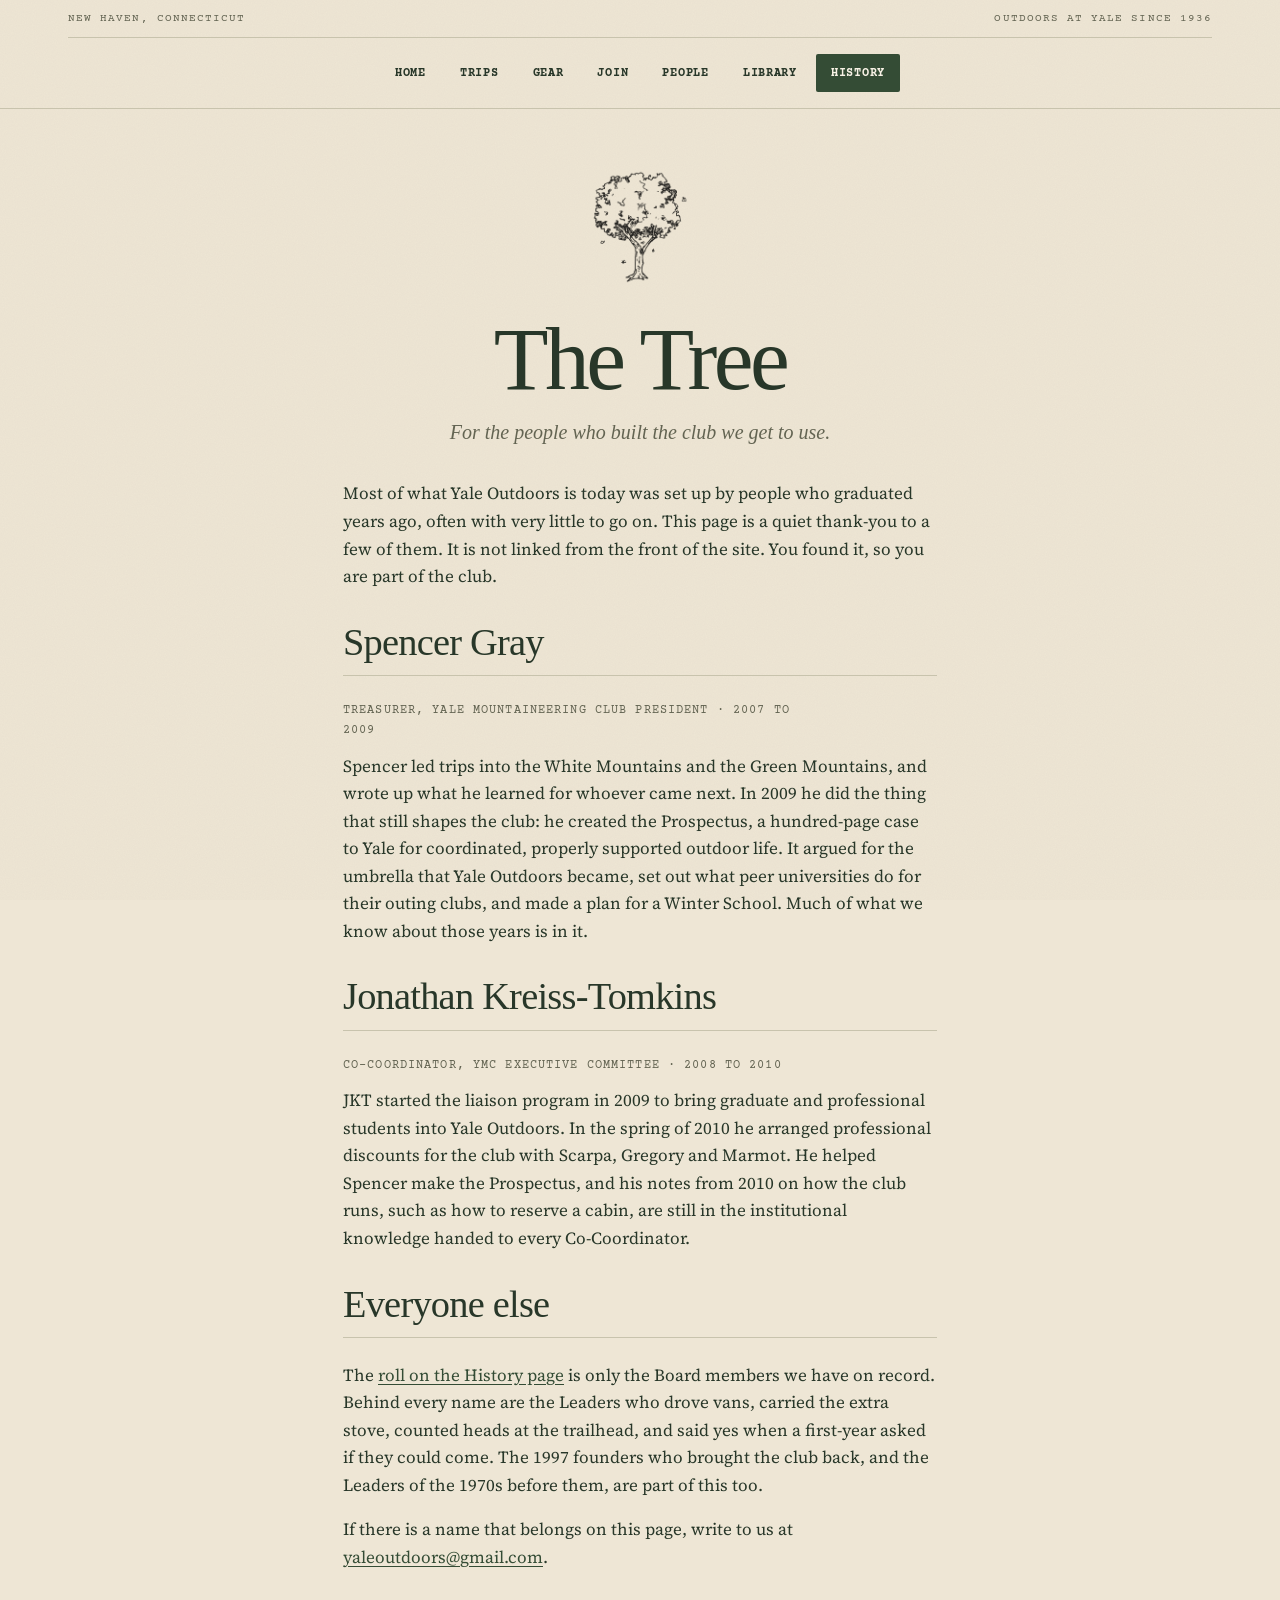
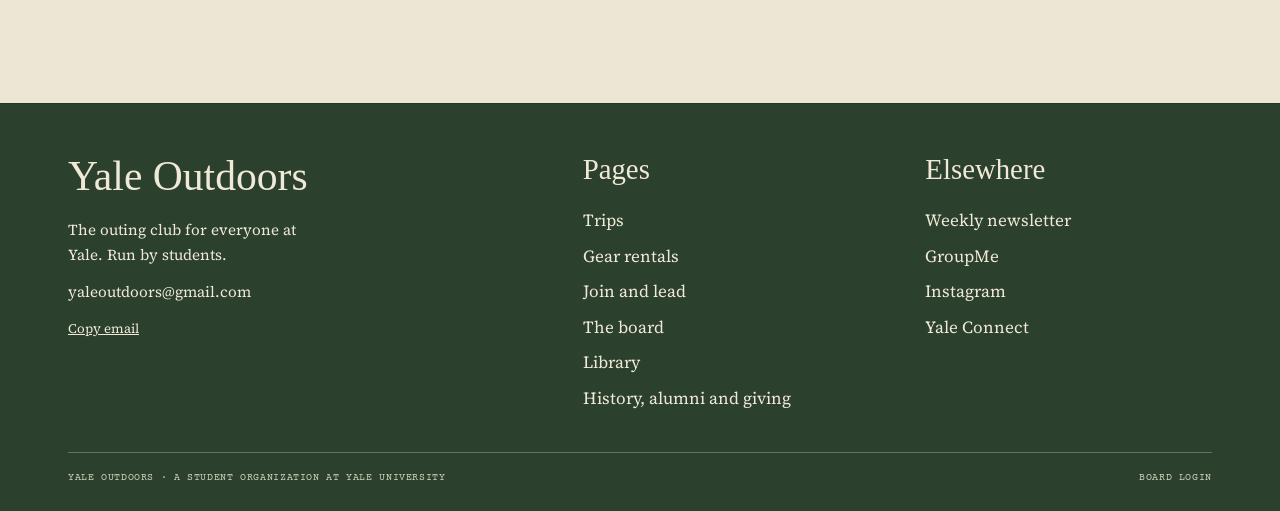
<file: site/founders.html>
<!doctype html>
<html lang="en">
<head>
<meta charset="utf-8">
<meta name="viewport" content="width=device-width, initial-scale=1, viewport-fit=cover">
<title>The Tree · Yale Outdoors</title>
<meta name="description" content="A quiet thank-you to the people who built Yale Outdoors.">
<link rel="icon" href="img/favicon.png">
<link rel="preconnect" href="https://fonts.googleapis.com"><link rel="preconnect" href="https://fonts.gstatic.com" crossorigin>
<link href="https://fonts.googleapis.com/css2?family=Courier+Prime:wght@400;700&family=IM+Fell+English:ital@0;1&family=Source+Serif+4:ital,opsz,wght@0,8..60,400;0,8..60,600;1,8..60,400&display=swap" rel="stylesheet">
<link rel="stylesheet" href="style.css">
</head>
<body>
<a class="skip" href="#main">Skip to content</a>
<header class="top"><div class="wrap">
<div class="strap"><span>New Haven, Connecticut</span><span>Outdoors at Yale since 1936</span></div>
<button type="button" class="menu" id="menuBtn" aria-expanded="false" aria-controls="nav">Menu <span aria-hidden="true">+</span></button>
<nav class="nav" id="nav" aria-label="Main"><a href="index.html">Home</a><a href="trips.html">Trips</a><a href="gear.html">Gear</a><a href="join.html">Join</a><a href="people.html">People</a><a href="library.html">Library</a><a href="history.html" aria-current="page">History</a></nav>
</div></header>
<main id="main"><div class="wrap">

<div style="text-align:center;margin:10px 0 34px">
<img src="img/tree-black.png" alt="" width="120" height="120" style="filter:var(--logo-filter);opacity:.85">
<h1 style="margin-top:14px">The Tree</h1>
<p style="font:italic 1.25rem/1.4 var(--display);color:var(--muted);margin:10px auto 0">For the people who built the club we get to use.</p>
</div>
<section style="max-width:66ch;margin-inline:auto">
<p>Most of what Yale Outdoors is today was set up by people who graduated years ago, often with very little to go on. This page is a quiet thank-you to a few of them. It is not linked from the front of the site. You found it, so you are part of the club.</p>

<h2 style="margin-top:30px">Spencer Gray</h2>
<p class="lab" style="color:var(--muted)">Treasurer, Yale Mountaineering Club President &middot; 2007 to 2009</p>
<p>Spencer led trips into the White Mountains and the Green Mountains, and wrote up what he learned for whoever came next. In 2009 he did the thing that still shapes the club: he created the Prospectus, a hundred-page case to Yale for coordinated, properly supported outdoor life. It argued for the umbrella that Yale Outdoors became, set out what peer universities do for their outing clubs, and made a plan for a Winter School. Much of what we know about those years is in it.</p>

<h2 style="margin-top:30px">Jonathan Kreiss-Tomkins</h2>
<p class="lab" style="color:var(--muted)">Co-Coordinator, YMC Executive Committee &middot; 2008 to 2010</p>
<p>JKT started the liaison program in 2009 to bring graduate and professional students into Yale Outdoors. In the spring of 2010 he arranged professional discounts for the club with Scarpa, Gregory and Marmot. He helped Spencer make the Prospectus, and his notes from 2010 on how the club runs, such as how to reserve a cabin, are still in the institutional knowledge handed to every Co-Coordinator.</p>

<h2 style="margin-top:30px">Everyone else</h2>
<p>The <a href="history.html#alumni">roll on the History page</a> is only the Board members we have on record. Behind every name are the Leaders who drove vans, carried the extra stove, counted heads at the trailhead, and said yes when a first-year asked if they could come. The 1997 founders who brought the club back, and the Leaders of the 1970s before them, are part of this too.</p>
<p>If there is a name that belongs on this page, write to us at <a href="mailto:yaleoutdoors@gmail.com">yaleoutdoors@gmail.com</a>.</p>
</section>

</div></main>
<footer class="foot"><div class="wrap">
<div class="grid">
<div><h4>Yale Outdoors</h4>
<p>The outing club for everyone at Yale. Run by students.</p>
<p><a href="mailto:yaleoutdoors@gmail.com">yaleoutdoors@gmail.com</a></p>
<p><button type="button" class="lnk small" id="copyClub">Copy email</button></p></div>
<div><h4>Pages</h4><a href="trips.html">Trips</a><a href="gear.html">Gear rentals</a><a href="join.html">Join and lead</a><a href="people.html">The board</a><a href="library.html">Library</a><a href="history.html">History, alumni and giving</a></div>
<div><h4>Elsewhere</h4><a href="https://forms.gle/SaASJQefPbpXcXjK9">Weekly newsletter</a><a href="https://tinyurl.com/ycyogroupme">GroupMe</a><a href="https://www.instagram.com/yaleoutdoors/">Instagram</a><a href="https://yaleconnect.yale.edu/YCYO/club_signup">Yale Connect</a></div>
</div>
<div class="gate" id="gate" hidden><form id="gateForm" autocomplete="off"><label for="gateKey">Board key<input type="password" id="gateKey" autocomplete="off"></label>
<div class="row" style="margin-top:10px"><button type="submit" class="btn sm solid">Turn on editing</button></div><p class="small muted" id="gateMsg" style="margin:8px 0 0"></p></form></div>
<div class="mini"><span>Yale Outdoors &middot; a student organization at Yale University</span><span><a href="#" id="gateBtn">Board login</a> </span></div>
</div></footer>
<script src="content.js"></script>
<script src="site.js"></script>
</body>
</html>
</file>
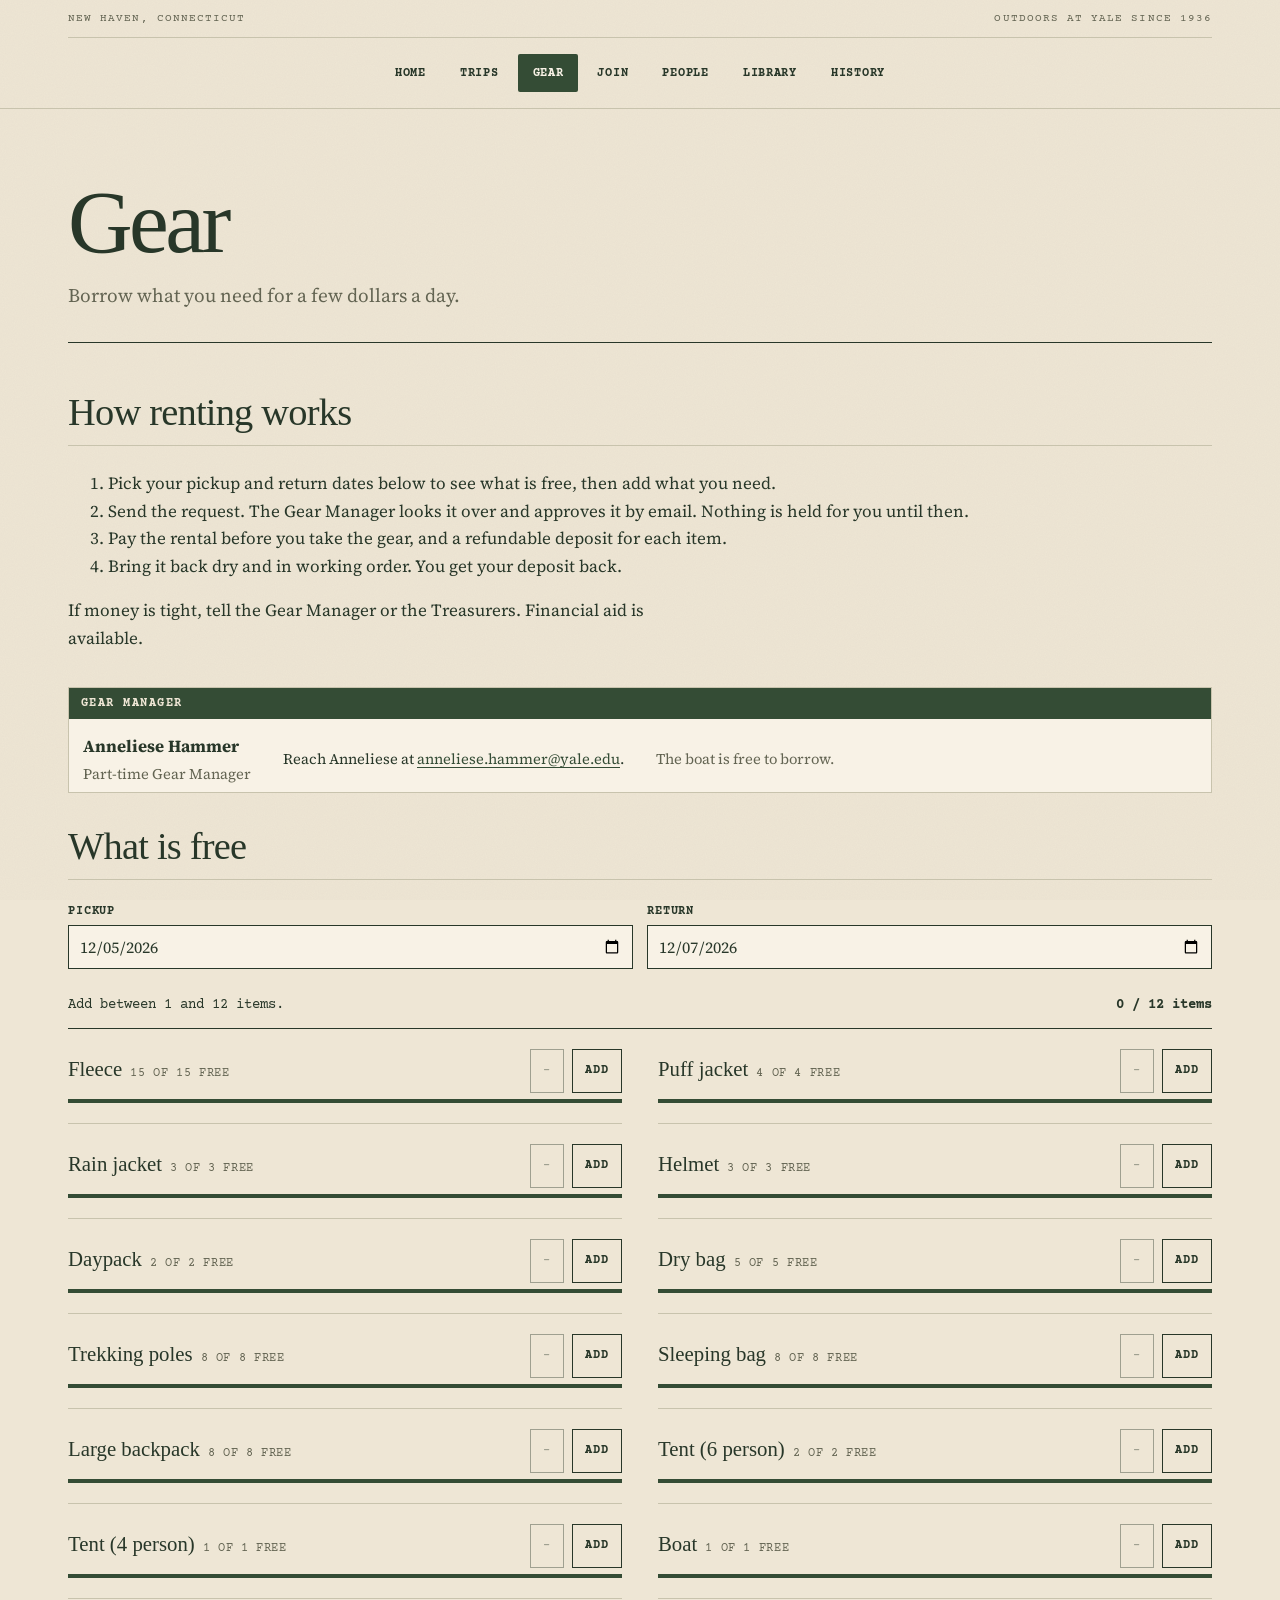
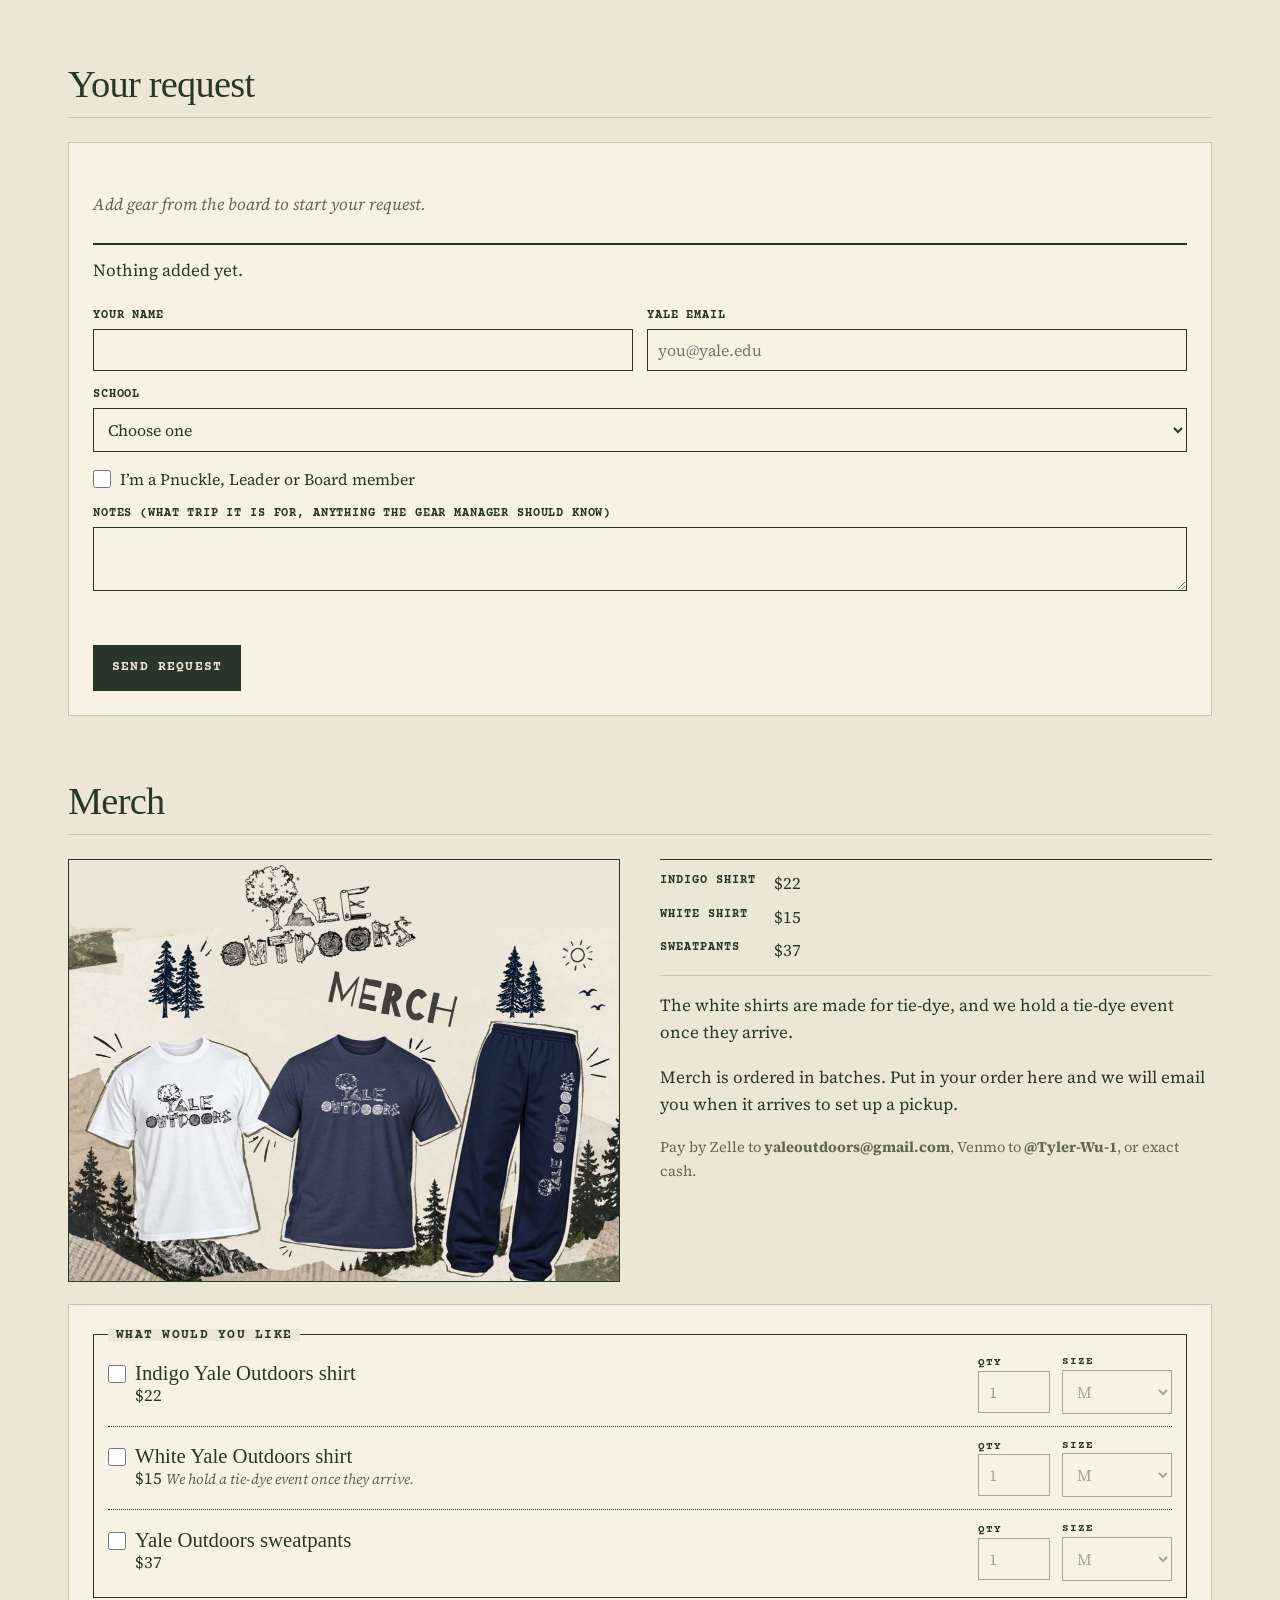
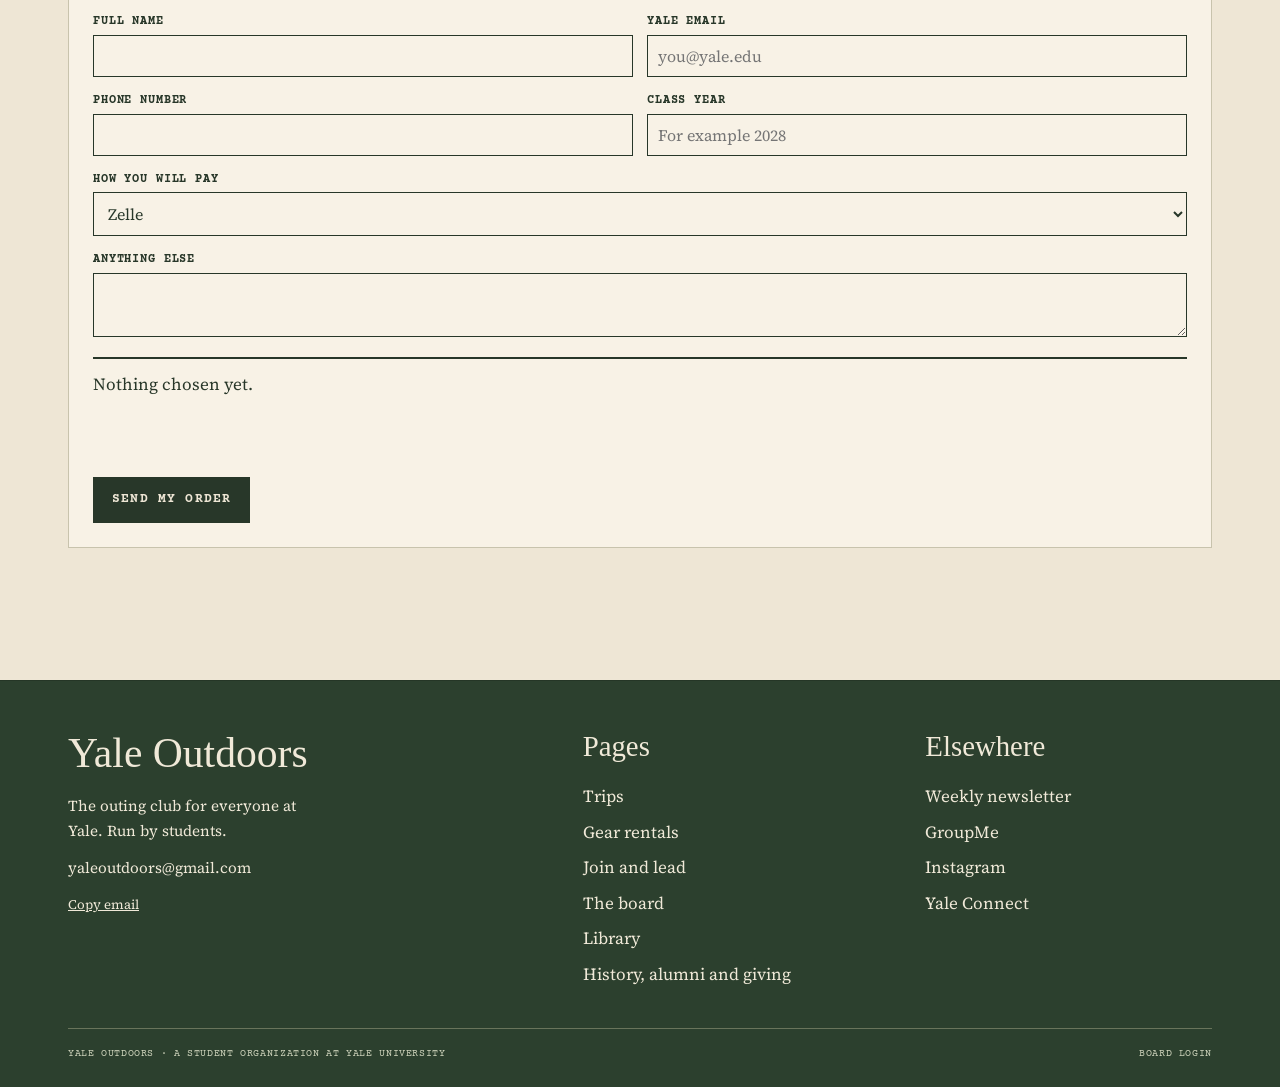
<file: site/gear.html>
<!doctype html>
<html lang="en">
<head>
<meta charset="utf-8">
<meta name="viewport" content="width=device-width, initial-scale=1, viewport-fit=cover">
<title>Gear · Yale Outdoors</title>
<meta name="description" content="Check what camping gear is free on your dates and request a rental from the Yale Outdoors gear room.">
<link rel="icon" href="img/favicon.png">
<link rel="preconnect" href="https://fonts.googleapis.com"><link rel="preconnect" href="https://fonts.gstatic.com" crossorigin>
<link href="https://fonts.googleapis.com/css2?family=Courier+Prime:wght@400;700&family=IM+Fell+English:ital@0;1&family=Source+Serif+4:ital,opsz,wght@0,8..60,400;0,8..60,600;1,8..60,400&display=swap" rel="stylesheet">
<link rel="stylesheet" href="style.css">
</head>
<body class="gear-page">
<a class="skip" href="#main">Skip to content</a>
<header class="top"><div class="wrap">
<div class="strap"><span>New Haven, Connecticut</span><span>Outdoors at Yale since 1936</span></div>
<button type="button" class="menu" id="menuBtn" aria-expanded="false" aria-controls="nav">Menu <span aria-hidden="true">+</span></button>
<nav class="nav" id="nav" aria-label="Main"><a href="index.html">Home</a><a href="trips.html">Trips</a><a href="gear.html" aria-current="page">Gear</a><a href="join.html">Join</a><a href="people.html">People</a><a href="library.html">Library</a><a href="history.html">History</a></nav>
</div></header>
<main id="main"><div class="wrap">
<div class="title"><h1>Gear</h1><p>Borrow what you need for a few dollars a day.</p></div>
<section>
<div class="cols">
<div>
<h2>How renting works</h2>
<ol>
<li>Pick your pickup and return dates below to see what is free, then add what you need.</li>
<li>Send the request. The Gear Manager looks it over and approves it by email. Nothing is held for you until then.</li>
<li>Pay the rental before you take the gear, and a refundable deposit for each item.</li>
<li>Bring it back dry and in working order. You get your deposit back.</li>
</ol>
<p>If money is tight, tell the Gear Manager or the Treasurers. Financial aid is available.</p>
</div>
<div class="box"><div class="bar">Gear manager</div><div class="in">
<p><b>Anneliese Hammer</b><br><span class="small muted">Part-time Gear Manager</span></p>
<p class="small">Reach Anneliese at <a href="mailto:anneliese.hammer@yale.edu">anneliese.hammer@yale.edu</a>.</p>
<p class="small muted">The boat is free to borrow.</p></div></div>
</div>
</section>

<section>
<h2>What is free</h2>
<div class="two" style="margin-bottom:10px">
<label for="bFrom">Pickup<input type="date" id="bFrom"></label>
<label for="bTo">Return<input type="date" id="bTo"></label>
</div>
<p class="small muted" id="boardMsg" role="status"></p>
<div class="gear-selection"><span>Add between 1 and 12 items.</span><strong id="gearCount" role="status" aria-live="polite">0 / 12 items</strong></div>
<ul class="boardlist" id="boardList"></ul>
</section>

<section>
<h2>Your request</h2>
<form class="req" id="gForm" novalidate>
<div class="hp" aria-hidden="true"><label>Website<input type="text" id="gHp" tabindex="-1" autocomplete="off"></label></div>
<div class="lines" id="lines"></div>
<div class="sum" id="sum" role="status" aria-live="polite">Nothing added yet.</div>
<div class="fields">
<div class="two">
<label for="gName">Your name<input type="text" id="gName" autocomplete="name"></label>
<label for="gMail">Yale email<input type="email" id="gMail" autocomplete="email" placeholder="you@yale.edu"></label>
</div>
<label for="gSchool">School<select id="gSchool"><option value="">Choose one</option><option value="college">Yale College</option><option value="grad">Graduate or professional school</option></select></label>
<label class="check"><input type="checkbox" id="gMember"> I&rsquo;m a Pnuckle, Leader or Board member</label>
<label for="gNote">Notes (what trip it is for, anything the Gear Manager should know)<textarea id="gNote" style="min-height:64px"></textarea></label>
<p class="msg" id="gMsg" role="alert"></p>
<button class="btn solid" type="submit">Send request</button>
</div>
<div id="gOut"></div>
</form>
</section>

<section id="merch">
<h2>Merch</h2>
<div class="cols even">
<figure style="margin:0"><img src="img/merch.jpg" alt="Yale Outdoors merch: a white shirt, an indigo shirt and indigo sweatpants, each with the hand-drawn logo" width="1100" height="841" loading="lazy" style="width:100%;height:auto;display:block;border:1px solid var(--ink)"></figure>
<div>
<dl class="deflist">
<dt>Indigo shirt</dt><dd>$22</dd>
<dt>White shirt</dt><dd>$15</dd>
<dt>Sweatpants</dt><dd>$37</dd>
</dl>
<p>The white shirts are made for tie-dye, and we hold a tie-dye event once they arrive.</p>
<p>Merch is ordered in batches. Put in your order here and we will email you when it arrives to set up a pickup.</p>
<p class="small muted">Pay by Zelle to <strong>yaleoutdoors@gmail.com</strong>, Venmo to <strong>@Tyler-Wu-1</strong>, or exact cash.</p>
</div>
</div>
<form class="req" id="mForm" novalidate style="margin-top:22px">
<div class="fields">
<div class="hp" aria-hidden="true"><label>Website<input type="text" id="mHp" tabindex="-1" autocomplete="off"></label></div>
<fieldset><legend>What would you like</legend><div id="mItems" style="display:grid;gap:12px"></div></fieldset>
<div class="two"><label for="mName">Full name<input type="text" id="mName" autocomplete="name"></label>
<label for="mMail">Yale email<input type="email" id="mMail" autocomplete="email" placeholder="you@yale.edu"></label></div>
<div class="two"><label for="mPhone">Phone number<input type="text" id="mPhone" autocomplete="tel" inputmode="tel"></label>
<label for="mYear">Class year<input type="text" id="mYear" placeholder="For example 2028"></label></div>
<label for="mPay">How you will pay<select id="mPay"><option>Zelle</option><option>Venmo</option><option>Cash, exact change</option></select></label>
<label for="mNote">Anything else<textarea id="mNote" style="min-height:64px"></textarea></label>
<div class="sum" id="mSum" role="status" aria-live="polite">Nothing chosen yet.</div>
<p class="msg" id="mMsg" role="alert"></p>
<button class="btn solid" type="submit">Send my order</button>
</div>
<div id="mOut"></div>
</form>
</section>

</div></main>
<footer class="foot"><div class="wrap">
<div class="grid">
<div><h4>Yale Outdoors</h4>
<p>The outing club for everyone at Yale. Run by students.</p>
<p><a href="mailto:yaleoutdoors@gmail.com">yaleoutdoors@gmail.com</a></p>
<p><button type="button" class="lnk small" id="copyClub">Copy email</button></p></div>
<div><h4>Pages</h4><a href="trips.html">Trips</a><a href="gear.html">Gear rentals</a><a href="join.html">Join and lead</a><a href="people.html">The board</a><a href="library.html">Library</a><a href="history.html">History, alumni and giving</a></div>
<div><h4>Elsewhere</h4><a href="https://forms.gle/SaASJQefPbpXcXjK9">Weekly newsletter</a><a href="https://tinyurl.com/ycyogroupme">GroupMe</a><a href="https://www.instagram.com/yaleoutdoors/">Instagram</a><a href="https://yaleconnect.yale.edu/YCYO/club_signup">Yale Connect</a></div>
</div>
<div class="gate" id="gate" hidden><form id="gateForm" autocomplete="off"><label for="gateKey">Board key<input type="password" id="gateKey" autocomplete="off"></label>
<div class="row" style="margin-top:10px"><button type="submit" class="btn sm solid">Turn on editing</button></div><p class="small muted" id="gateMsg" style="margin:8px 0 0"></p></form></div>
<div class="mini"><span>Yale Outdoors &middot; a student organization at Yale University</span><span><a href="#" id="gateBtn">Board login</a> </span></div>
</div></footer>
<script src="content.js"></script>
<script src="site.js"></script>
</body>
</html>
</file>
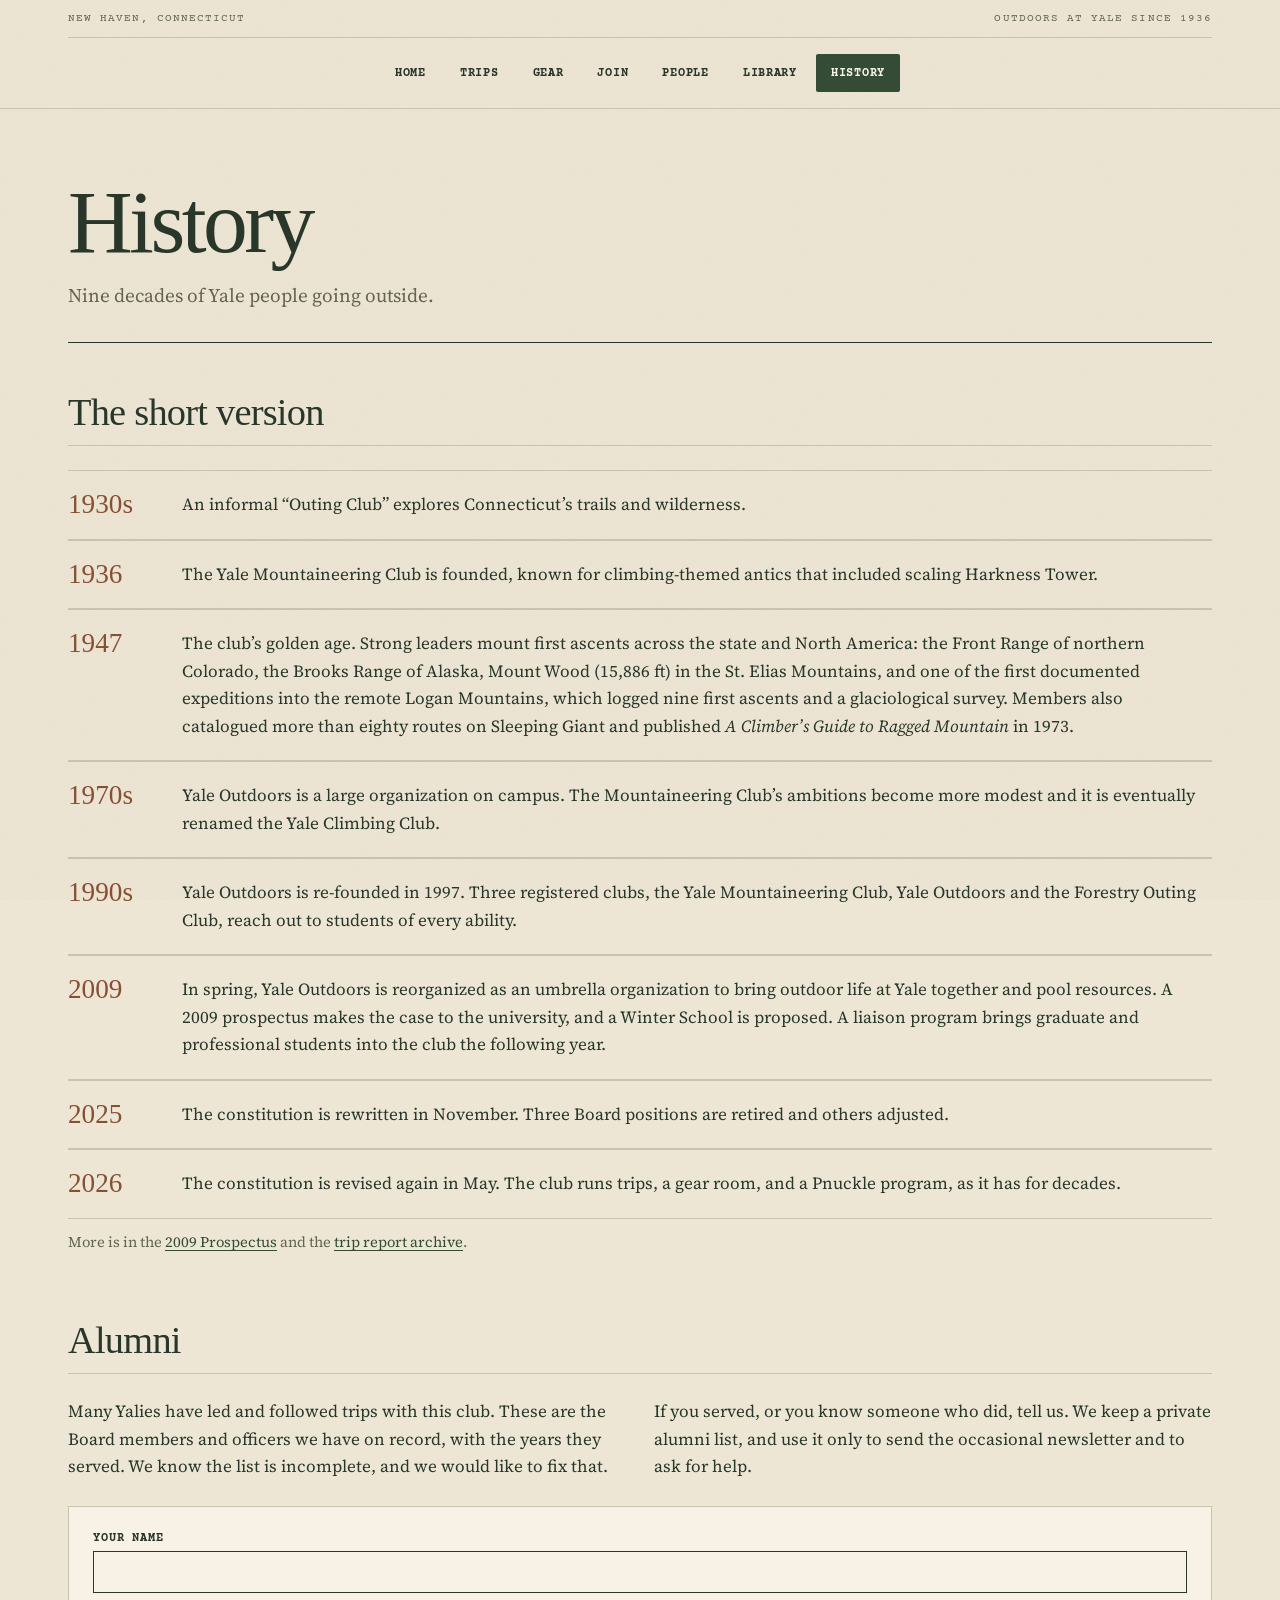
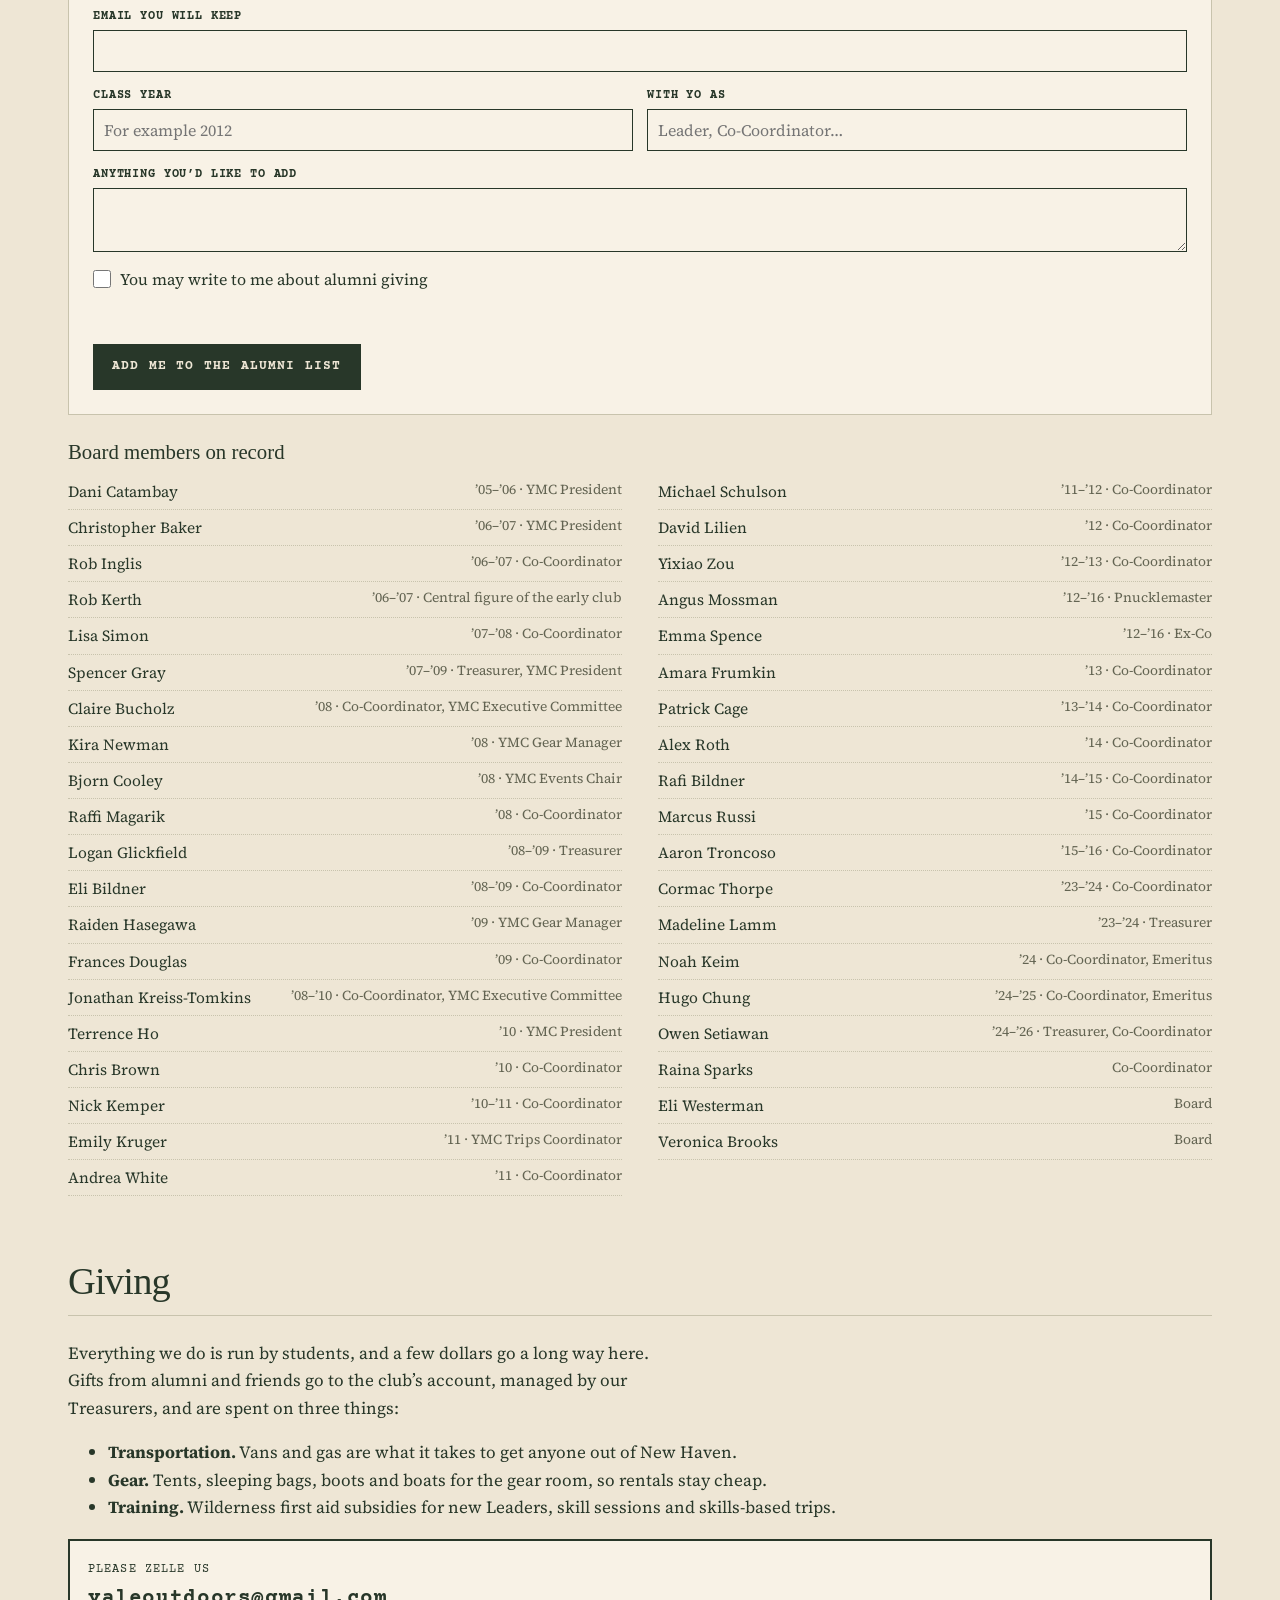
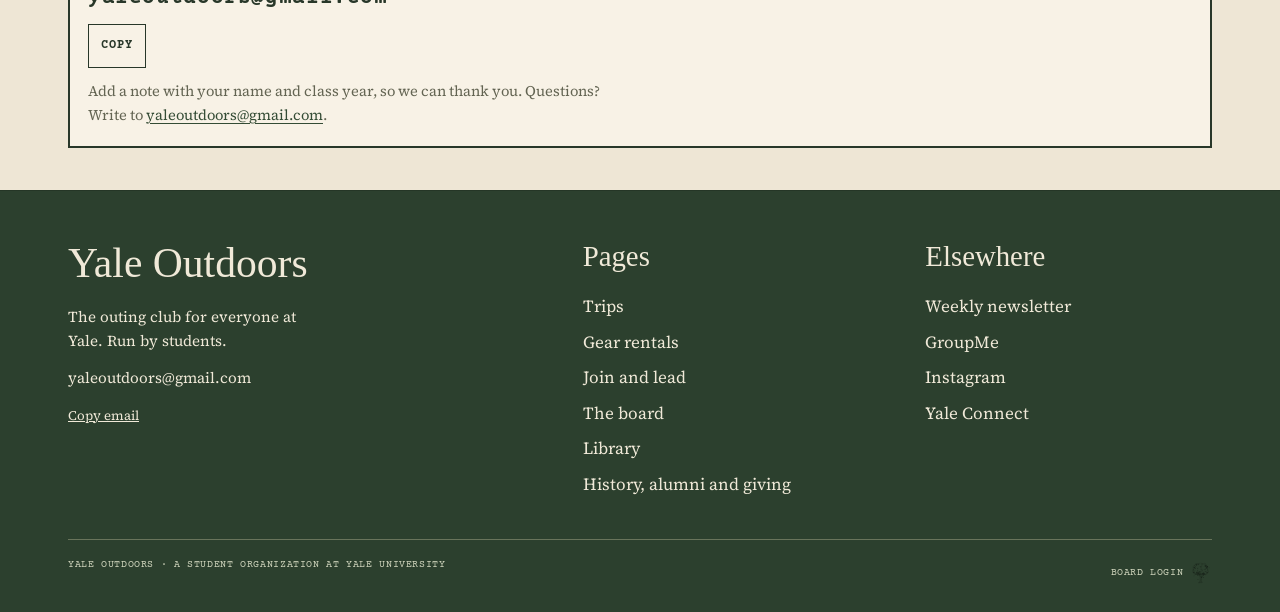
<file: site/history.html>
<!doctype html>
<html lang="en">
<head>
<meta charset="utf-8">
<meta name="viewport" content="width=device-width, initial-scale=1, viewport-fit=cover">
<title>History · Yale Outdoors</title>
<meta name="description" content="The history of Yale Outdoors, an alumni roll, and how alumni can stay in touch and give.">
<link rel="icon" href="img/favicon.png">
<link rel="preconnect" href="https://fonts.googleapis.com"><link rel="preconnect" href="https://fonts.gstatic.com" crossorigin>
<link href="https://fonts.googleapis.com/css2?family=Courier+Prime:wght@400;700&family=IM+Fell+English:ital@0;1&family=Source+Serif+4:ital,opsz,wght@0,8..60,400;0,8..60,600;1,8..60,400&display=swap" rel="stylesheet">
<link rel="stylesheet" href="style.css">
</head>
<body class="history-page">
<a class="skip" href="#main">Skip to content</a>
<header class="top"><div class="wrap">
<div class="strap"><span>New Haven, Connecticut</span><span>Outdoors at Yale since 1936</span></div>
<button type="button" class="menu" id="menuBtn" aria-expanded="false" aria-controls="nav">Menu <span aria-hidden="true">+</span></button>
<nav class="nav" id="nav" aria-label="Main"><a href="index.html">Home</a><a href="trips.html">Trips</a><a href="gear.html">Gear</a><a href="join.html">Join</a><a href="people.html">People</a><a href="library.html">Library</a><a href="history.html" aria-current="page">History</a></nav>
</div></header>
<main id="main"><div class="wrap">
<div class="title"><h1>History</h1><p>Nine decades of Yale people going outside.</p></div>
<section>
<h2>The short version</h2>
<ol class="tl" style="list-style:none;padding:0"><li><b>1930s</b><p>An informal &ldquo;Outing Club&rdquo; explores Connecticut&rsquo;s trails and wilderness.</p></li><li><b>1936</b><p>The Yale Mountaineering Club is founded, known for climbing-themed antics that included scaling Harkness Tower.</p></li><li><b>1947</b><p>The club&rsquo;s golden age. Strong leaders mount first ascents across the state and North America: the Front Range of northern Colorado, the Brooks Range of Alaska, Mount Wood (15,886 ft) in the St. Elias Mountains, and one of the first documented expeditions into the remote Logan Mountains, which logged nine first ascents and a glaciological survey. Members also catalogued more than eighty routes on Sleeping Giant and published <em>A Climber&rsquo;s Guide to Ragged Mountain</em> in 1973.</p></li><li><b>1970s</b><p>Yale Outdoors is a large organization on campus. The Mountaineering Club&rsquo;s ambitions become more modest and it is eventually renamed the Yale Climbing Club.</p></li><li><b>1990s</b><p>Yale Outdoors is re-founded in 1997. Three registered clubs, the Yale Mountaineering Club, Yale Outdoors and the Forestry Outing Club, reach out to students of every ability.</p></li><li><b>2009</b><p>In spring, Yale Outdoors is reorganized as an umbrella organization to bring outdoor life at Yale together and pool resources. A 2009 prospectus makes the case to the university, and a Winter School is proposed. A liaison program brings graduate and professional students into the club the following year.</p></li><li><b>2025</b><p>The constitution is rewritten in November. Three Board positions are retired and others adjusted.</p></li><li><b>2026</b><p>The constitution is revised again in May. The club runs trips, a gear room, and a Pnuckle program, as it has for decades.</p></li></ol>
<p class="small muted" style="margin-top:12px">More is in the <a href="prospectus.html">2009 Prospectus</a> and the <a href="reports.html">trip report archive</a>.</p>
</section>

<section id="alumni">
<h2>Alumni</h2>
<div class="alumni-intro">
<div>
<p>Many Yalies have led and followed trips with this club. These are the Board members and officers we have on record, with the years they served. We know the list is incomplete, and we would like to fix that.</p>
<p>If you served, or you know someone who did, tell us. We keep a private alumni list, and use it only to send the occasional newsletter and to ask for help.</p>
</div>
<form class="req" id="aForm" novalidate>
<div class="fields">
<div class="hp" aria-hidden="true"><label>Website<input type="text" id="aHp" tabindex="-1" autocomplete="off"></label></div>
<label for="aName">Your name<input type="text" id="aName" autocomplete="name"></label>
<label for="aMail">Email you will keep<input type="email" id="aMail" autocomplete="email"></label>
<div class="two"><label for="aYear">Class year<input type="text" id="aYear" placeholder="For example 2012"></label>
<label for="aRole">With YO as<input type="text" id="aRole" placeholder="Leader, Co-Coordinator&hellip;"></label></div>
<label for="aNote">Anything you&rsquo;d like to add<textarea id="aNote" style="min-height:64px"></textarea></label>
<label class="check"><input type="checkbox" id="aFund"> You may write to me about alumni giving</label>
<p class="msg" id="aMsg" role="alert"></p>
<button class="btn solid" type="submit">Add me to the alumni list</button>
</div>
<div id="aOut"></div>
</form>
</div>
<h3 style="margin:26px 0 10px">Board members on record</h3>
<ul class="roll"><li><span style="text-align:left;color:inherit;font-size:inherit">Dani Catambay</span><span>&rsquo;05&ndash;&rsquo;06 &middot; YMC President</span></li><li><span style="text-align:left;color:inherit;font-size:inherit">Christopher Baker</span><span>&rsquo;06&ndash;&rsquo;07 &middot; YMC President</span></li><li><span style="text-align:left;color:inherit;font-size:inherit">Rob Inglis</span><span>&rsquo;06&ndash;&rsquo;07 &middot; Co-Coordinator</span></li><li><span style="text-align:left;color:inherit;font-size:inherit">Rob Kerth</span><span>&rsquo;06&ndash;&rsquo;07 &middot; Central figure of the early club</span></li><li><span style="text-align:left;color:inherit;font-size:inherit">Lisa Simon</span><span>&rsquo;07&ndash;&rsquo;08 &middot; Co-Coordinator</span></li><li><span style="text-align:left;color:inherit;font-size:inherit">Spencer Gray</span><span>&rsquo;07&ndash;&rsquo;09 &middot; Treasurer, YMC President</span></li><li><span style="text-align:left;color:inherit;font-size:inherit">Claire Bucholz</span><span>&rsquo;08 &middot; Co-Coordinator, YMC Executive Committee</span></li><li><span style="text-align:left;color:inherit;font-size:inherit">Kira Newman</span><span>&rsquo;08 &middot; YMC Gear Manager</span></li><li><span style="text-align:left;color:inherit;font-size:inherit">Bjorn Cooley</span><span>&rsquo;08 &middot; YMC Events Chair</span></li><li><span style="text-align:left;color:inherit;font-size:inherit">Raffi Magarik</span><span>&rsquo;08 &middot; Co-Coordinator</span></li><li><span style="text-align:left;color:inherit;font-size:inherit">Logan Glickfield</span><span>&rsquo;08&ndash;&rsquo;09 &middot; Treasurer</span></li><li><span style="text-align:left;color:inherit;font-size:inherit">Eli Bildner</span><span>&rsquo;08&ndash;&rsquo;09 &middot; Co-Coordinator</span></li><li><span style="text-align:left;color:inherit;font-size:inherit">Raiden Hasegawa</span><span>&rsquo;09 &middot; YMC Gear Manager</span></li><li><span style="text-align:left;color:inherit;font-size:inherit">Frances Douglas</span><span>&rsquo;09 &middot; Co-Coordinator</span></li><li><span style="text-align:left;color:inherit;font-size:inherit">Jonathan Kreiss-Tomkins</span><span>&rsquo;08&ndash;&rsquo;10 &middot; Co-Coordinator, YMC Executive Committee</span></li><li><span style="text-align:left;color:inherit;font-size:inherit">Terrence Ho</span><span>&rsquo;10 &middot; YMC President</span></li><li><span style="text-align:left;color:inherit;font-size:inherit">Chris Brown</span><span>&rsquo;10 &middot; Co-Coordinator</span></li><li><span style="text-align:left;color:inherit;font-size:inherit">Nick Kemper</span><span>&rsquo;10&ndash;&rsquo;11 &middot; Co-Coordinator</span></li><li><span style="text-align:left;color:inherit;font-size:inherit">Emily Kruger</span><span>&rsquo;11 &middot; YMC Trips Coordinator</span></li><li><span style="text-align:left;color:inherit;font-size:inherit">Andrea White</span><span>&rsquo;11 &middot; Co-Coordinator</span></li><li><span style="text-align:left;color:inherit;font-size:inherit">Michael Schulson</span><span>&rsquo;11&ndash;&rsquo;12 &middot; Co-Coordinator</span></li><li><span style="text-align:left;color:inherit;font-size:inherit">David Lilien</span><span>&rsquo;12 &middot; Co-Coordinator</span></li><li><span style="text-align:left;color:inherit;font-size:inherit">Yixiao Zou</span><span>&rsquo;12&ndash;&rsquo;13 &middot; Co-Coordinator</span></li><li><span style="text-align:left;color:inherit;font-size:inherit">Angus Mossman</span><span>&rsquo;12&ndash;&rsquo;16 &middot; Pnucklemaster</span></li><li><span style="text-align:left;color:inherit;font-size:inherit">Emma Spence</span><span>&rsquo;12&ndash;&rsquo;16 &middot; Ex-Co</span></li><li><span style="text-align:left;color:inherit;font-size:inherit">Amara Frumkin</span><span>&rsquo;13 &middot; Co-Coordinator</span></li><li><span style="text-align:left;color:inherit;font-size:inherit">Patrick Cage</span><span>&rsquo;13&ndash;&rsquo;14 &middot; Co-Coordinator</span></li><li><span style="text-align:left;color:inherit;font-size:inherit">Alex Roth</span><span>&rsquo;14 &middot; Co-Coordinator</span></li><li><span style="text-align:left;color:inherit;font-size:inherit">Rafi Bildner</span><span>&rsquo;14&ndash;&rsquo;15 &middot; Co-Coordinator</span></li><li><span style="text-align:left;color:inherit;font-size:inherit">Marcus Russi</span><span>&rsquo;15 &middot; Co-Coordinator</span></li><li><span style="text-align:left;color:inherit;font-size:inherit">Aaron Troncoso</span><span>&rsquo;15&ndash;&rsquo;16 &middot; Co-Coordinator</span></li><li><span style="text-align:left;color:inherit;font-size:inherit">Cormac Thorpe</span><span>&rsquo;23&ndash;&rsquo;24 &middot; Co-Coordinator</span></li><li><span style="text-align:left;color:inherit;font-size:inherit">Madeline Lamm</span><span>&rsquo;23&ndash;&rsquo;24 &middot; Treasurer</span></li><li><span style="text-align:left;color:inherit;font-size:inherit">Noah Keim</span><span>&rsquo;24 &middot; Co-Coordinator, Emeritus</span></li><li><span style="text-align:left;color:inherit;font-size:inherit">Hugo Chung</span><span>&rsquo;24&ndash;&rsquo;25 &middot; Co-Coordinator, Emeritus</span></li><li><span style="text-align:left;color:inherit;font-size:inherit">Owen Setiawan</span><span>&rsquo;24&ndash;&rsquo;26 &middot; Treasurer, Co-Coordinator</span></li><li><span style="text-align:left;color:inherit;font-size:inherit">Raina Sparks</span><span>Co-Coordinator</span></li><li><span style="text-align:left;color:inherit;font-size:inherit">Eli Westerman</span><span>Board</span></li><li><span style="text-align:left;color:inherit;font-size:inherit">Veronica Brooks</span><span>Board</span></li></ul>
</section>

<section id="giving">
<h2>Giving</h2>
<p>Everything we do is run by students, and a few dollars go a long way here. Gifts from alumni and friends go to the club&rsquo;s account, managed by our Treasurers, and are spent on three things:</p>
<ul>
<li><strong>Transportation.</strong> Vans and gas are what it takes to get anyone out of New Haven.</li>
<li><strong>Gear.</strong> Tents, sleeping bags, boots and boats for the gear room, so rentals stay cheap.</li>
<li><strong>Training.</strong> Wilderness first aid subsidies for new Leaders, skill sessions and skills-based trips.</li>
</ul>
<div class="give">
<div class="lab" style="margin-bottom:6px">Please Zelle us</div>
<div class="zelle" id="zelle"></div>
<div class="row" style="margin-top:12px"><button type="button" class="btn sm" id="copyZelle" hidden>Copy</button></div>
<p class="small muted" style="margin:12px 0 0">Add a note with your name and class year, so we can thank you. Questions? Write to <a href="mailto:yaleoutdoors@gmail.com">yaleoutdoors@gmail.com</a>.</p>
</div>
</section>

</div></main>
<footer class="foot"><div class="wrap">
<div class="grid">
<div><h4>Yale Outdoors</h4>
<p>The outing club for everyone at Yale. Run by students.</p>
<p><a href="mailto:yaleoutdoors@gmail.com">yaleoutdoors@gmail.com</a></p>
<p><button type="button" class="lnk small" id="copyClub">Copy email</button></p></div>
<div><h4>Pages</h4><a href="trips.html">Trips</a><a href="gear.html">Gear rentals</a><a href="join.html">Join and lead</a><a href="people.html">The board</a><a href="library.html">Library</a><a href="history.html">History, alumni and giving</a></div>
<div><h4>Elsewhere</h4><a href="https://forms.gle/SaASJQefPbpXcXjK9">Weekly newsletter</a><a href="https://tinyurl.com/ycyogroupme">GroupMe</a><a href="https://www.instagram.com/yaleoutdoors/">Instagram</a><a href="https://yaleconnect.yale.edu/YCYO/club_signup">Yale Connect</a></div>
</div>
<div class="gate" id="gate" hidden><form id="gateForm" autocomplete="off"><label for="gateKey">Board key<input type="password" id="gateKey" autocomplete="off"></label>
<div class="row" style="margin-top:10px"><button type="submit" class="btn sm solid">Turn on editing</button></div><p class="small muted" id="gateMsg" style="margin:8px 0 0"></p></form></div>
<div class="mini"><span>Yale Outdoors &middot; a student organization at Yale University</span><span><a href="#" id="gateBtn">Board login</a> <a class="tree-link" href="founders.html" aria-label="A quiet page for the people who built this club" title="&nbsp;"><img src="img/tree-black.png" alt=""></a></span></div>
</div></footer>
<script src="content.js"></script>
<script src="site.js"></script>
</body>
</html>
</file>
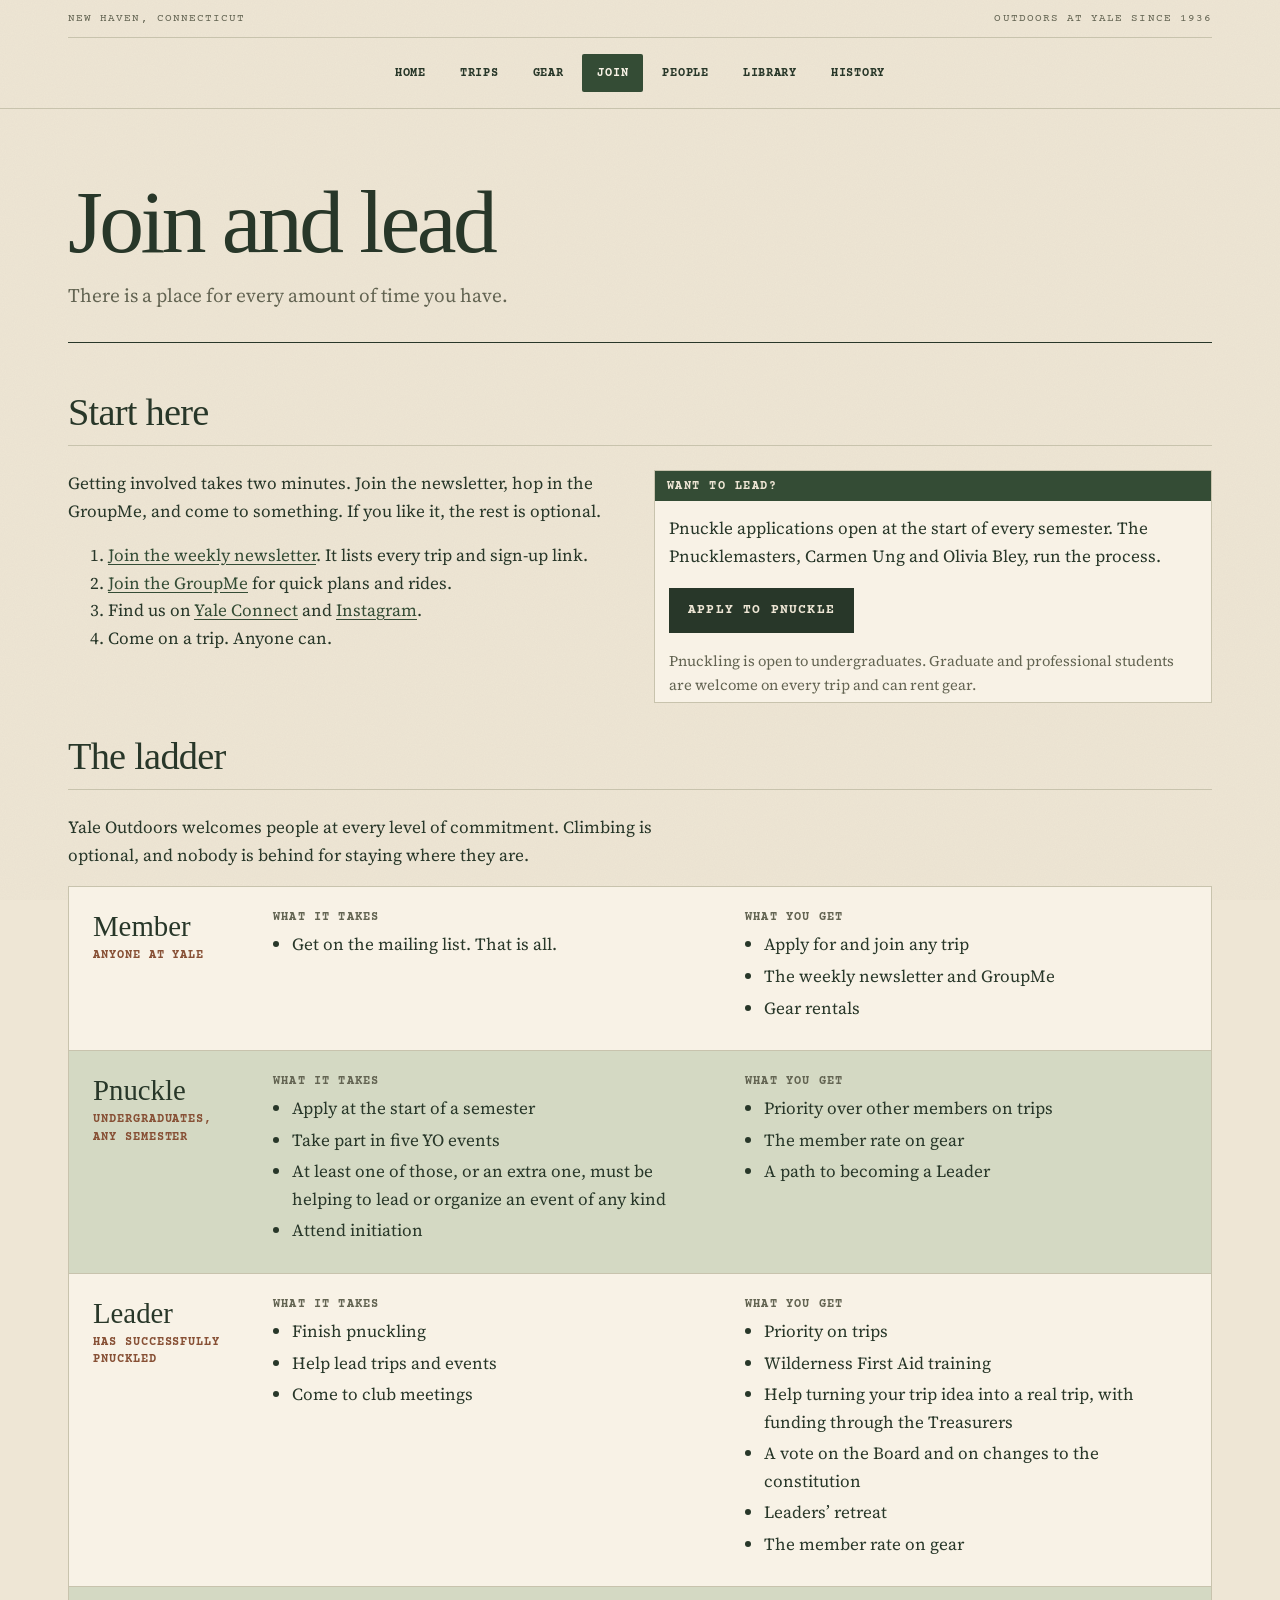
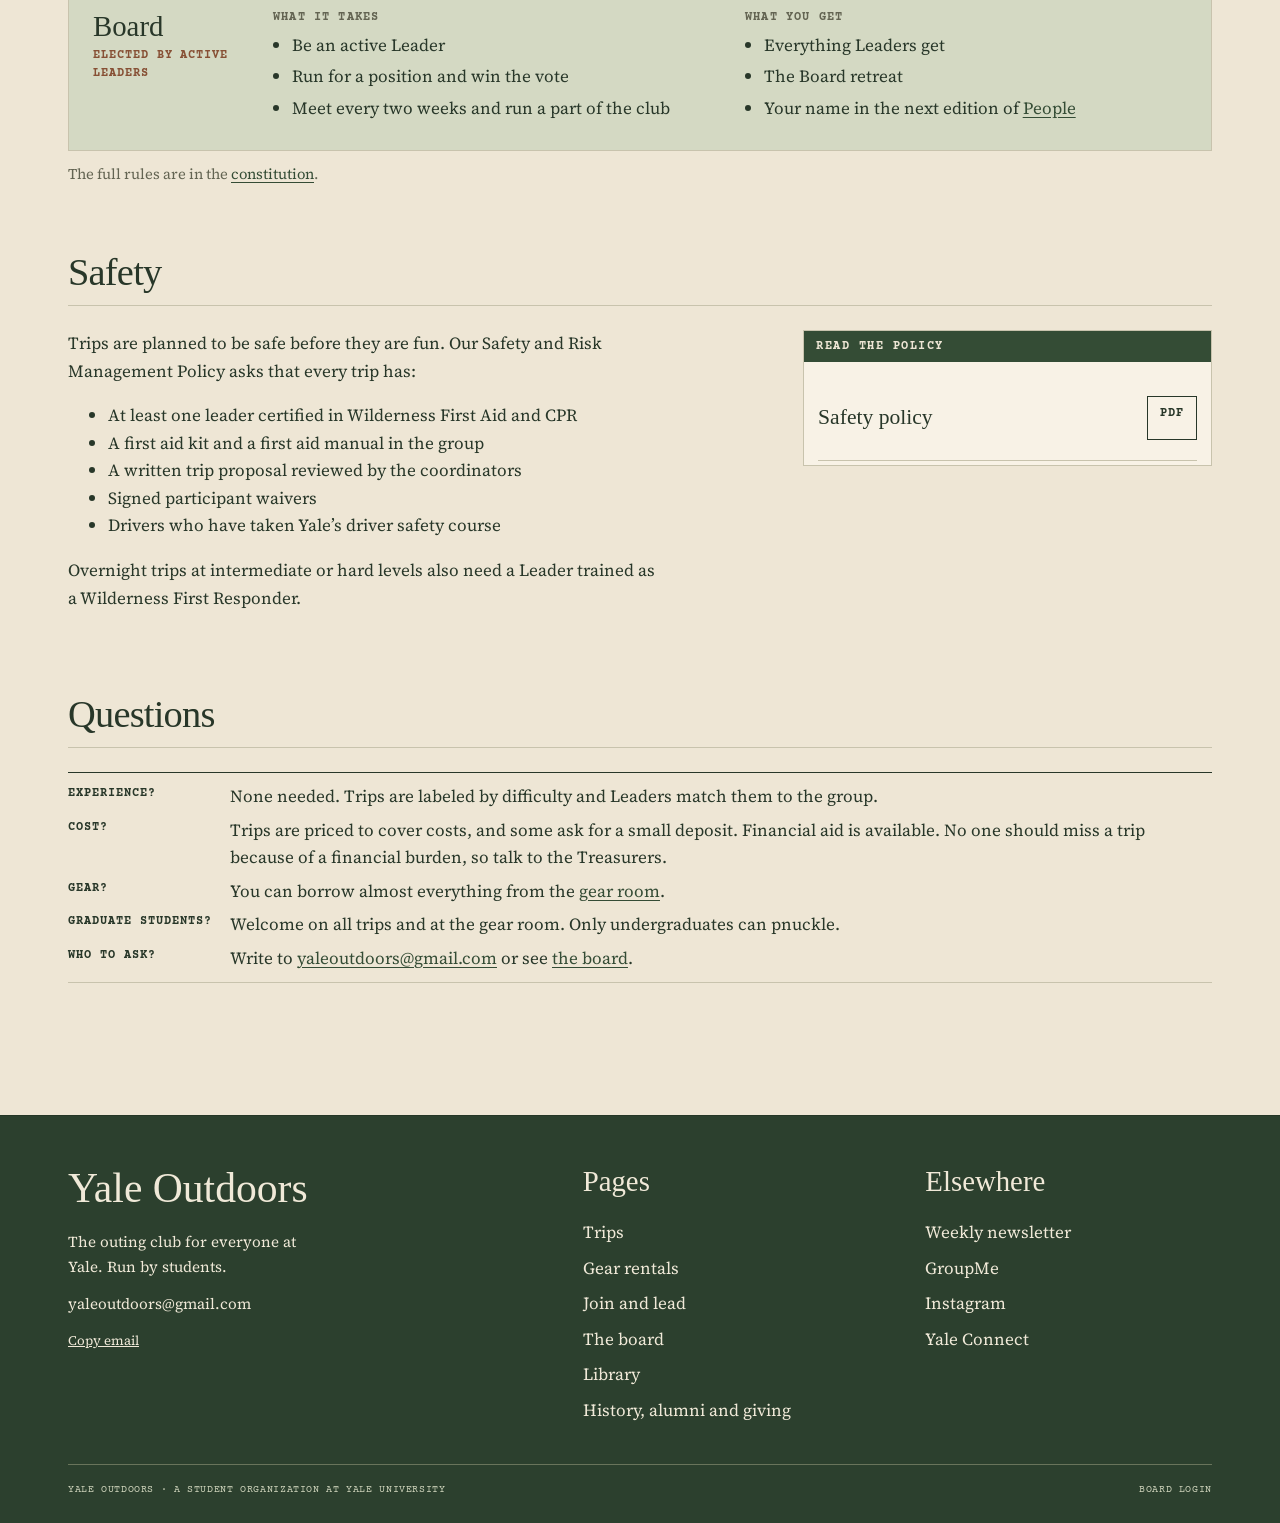
<file: site/join.html>
<!doctype html>
<html lang="en">
<head>
<meta charset="utf-8">
<meta name="viewport" content="width=device-width, initial-scale=1, viewport-fit=cover">
<title>Join and lead · Yale Outdoors</title>
<meta name="description" content="How to join Yale Outdoors and move from member to Pnuckle, Leader and Board.">
<link rel="icon" href="img/favicon.png">
<link rel="preconnect" href="https://fonts.googleapis.com"><link rel="preconnect" href="https://fonts.gstatic.com" crossorigin>
<link href="https://fonts.googleapis.com/css2?family=Courier+Prime:wght@400;700&family=IM+Fell+English:ital@0;1&family=Source+Serif+4:ital,opsz,wght@0,8..60,400;0,8..60,600;1,8..60,400&display=swap" rel="stylesheet">
<link rel="stylesheet" href="style.css">
</head>
<body class="join-page">
<a class="skip" href="#main">Skip to content</a>
<header class="top"><div class="wrap">
<div class="strap"><span>New Haven, Connecticut</span><span>Outdoors at Yale since 1936</span></div>
<button type="button" class="menu" id="menuBtn" aria-expanded="false" aria-controls="nav">Menu <span aria-hidden="true">+</span></button>
<nav class="nav" id="nav" aria-label="Main"><a href="index.html">Home</a><a href="trips.html">Trips</a><a href="gear.html">Gear</a><a href="join.html" aria-current="page">Join</a><a href="people.html">People</a><a href="library.html">Library</a><a href="history.html">History</a></nav>
</div></header>
<main id="main"><div class="wrap">
<div class="title"><h1>Join and lead</h1><p>There is a place for every amount of time you have.</p></div>
<section>
<h2>Start here</h2>
<div class="cols">
<div>
<p>Getting involved takes two minutes. Join the newsletter, hop in the GroupMe, and come to something. If you like it, the rest is optional.</p>
<ol>
<li><a href="https://forms.gle/SaASJQefPbpXcXjK9">Join the weekly newsletter</a>. It lists every trip and sign-up link.</li>
<li><a href="https://tinyurl.com/ycyogroupme">Join the GroupMe</a> for quick plans and rides.</li>
<li>Find us on <a href="https://yaleconnect.yale.edu/YCYO/club_signup">Yale Connect</a> and <a href="https://www.instagram.com/yaleoutdoors/">Instagram</a>.</li>
<li>Come on a trip. Anyone can.</li>
</ol>
</div>
<div class="box"><div class="bar">Want to lead?</div><div class="in">
<p>Pnuckle applications open at the start of every semester. The Pnucklemasters, Carmen Ung and Olivia Bley, run the process.</p>
<p><a class="btn solid" href="https://forms.gle/Ds56js1Lhzgz59Pu6">Apply to pnuckle</a></p>
<p class="small muted">Pnuckling is open to undergraduates. Graduate and professional students are welcome on every trip and can rent gear.</p></div></div>
</div>
</section>

<section>
<h2>The ladder</h2>
<p>Yale Outdoors welcomes people at every level of commitment. Climbing is optional, and nobody is behind for staying where they are.</p>
<div class="ladder"><div class="rung"><div><h3>Member</h3><span class="who">Anyone at Yale</span></div><div><h4>What it takes</h4><ul><li>Get on the mailing list. That is all.</li></ul></div><div><h4>What you get</h4><ul><li>Apply for and join any trip</li><li>The weekly newsletter and GroupMe</li><li>Gear rentals</li></ul></div></div><div class="rung"><div><h3>Pnuckle</h3><span class="who">Undergraduates, any semester</span></div><div><h4>What it takes</h4><ul><li>Apply at the start of a semester</li><li>Take part in five YO events</li><li>At least one of those, or an extra one, must be helping to lead or organize an event of any kind</li><li>Attend initiation</li></ul></div><div><h4>What you get</h4><ul><li>Priority over other members on trips</li><li>The member rate on gear</li><li>A path to becoming a Leader</li></ul></div></div><div class="rung"><div><h3>Leader</h3><span class="who">Has successfully pnuckled</span></div><div><h4>What it takes</h4><ul><li>Finish pnuckling</li><li>Help lead trips and events</li><li>Come to club meetings</li></ul></div><div><h4>What you get</h4><ul><li>Priority on trips</li><li>Wilderness First Aid training</li><li>Help turning your trip idea into a real trip, with funding through the Treasurers</li><li>A vote on the Board and on changes to the constitution</li><li>Leaders&rsquo; retreat</li><li>The member rate on gear</li></ul></div></div><div class="rung"><div><h3>Board</h3><span class="who">Elected by active Leaders</span></div><div><h4>What it takes</h4><ul><li>Be an active Leader</li><li>Run for a position and win the vote</li><li>Meet every two weeks and run a part of the club</li></ul></div><div><h4>What you get</h4><ul><li>Everything Leaders get</li><li>The Board retreat</li><li>Your name in the next edition of <a href="people.html">People</a></li></ul></div></div></div>
<p class="small muted" style="margin-top:12px">The full rules are in the <a href="constitution.html">constitution</a>.</p>
</section>

<section>
<h2>Safety</h2>
<div class="cols">
<div>
<p>Trips are planned to be safe before they are fun. Our Safety and Risk Management Policy asks that every trip has:</p>
<ul>
<li>At least one leader certified in Wilderness First Aid and CPR</li>
<li>A first aid kit and a first aid manual in the group</li>
<li>A written trip proposal reviewed by the coordinators</li>
<li>Signed participant waivers</li>
<li>Drivers who have taken Yale&rsquo;s driver safety course</li>
</ul>
<p>Overnight trips at intermediate or hard levels also need a Leader trained as a Wilderness First Responder.</p>
</div>
<div class="box"><div class="bar">Read the policy</div><div class="in">
<ul class="docs" style="border-top:0">
<li><div><b>Safety policy</b></div><a class="btn sm" href="docs/YO-Safety-and-Risk-Management-Policy.pdf">PDF</a></li>
</ul></div></div>
</div>
</section>

<section>
<h2>Questions</h2>
<dl class="deflist">
<dt>Experience?</dt><dd>None needed. Trips are labeled by difficulty and Leaders match them to the group.</dd>
<dt>Cost?</dt><dd>Trips are priced to cover costs, and some ask for a small deposit. Financial aid is available. No one should miss a trip because of a financial burden, so talk to the Treasurers.</dd>
<dt>Gear?</dt><dd>You can borrow almost everything from the <a href="gear.html">gear room</a>.</dd>
<dt>Graduate students?</dt><dd>Welcome on all trips and at the gear room. Only undergraduates can pnuckle.</dd>
<dt>Who to ask?</dt><dd>Write to <a href="mailto:yaleoutdoors@gmail.com">yaleoutdoors@gmail.com</a> or see <a href="people.html">the board</a>.</dd>
</dl>
</section>

</div></main>
<footer class="foot"><div class="wrap">
<div class="grid">
<div><h4>Yale Outdoors</h4>
<p>The outing club for everyone at Yale. Run by students.</p>
<p><a href="mailto:yaleoutdoors@gmail.com">yaleoutdoors@gmail.com</a></p>
<p><button type="button" class="lnk small" id="copyClub">Copy email</button></p></div>
<div><h4>Pages</h4><a href="trips.html">Trips</a><a href="gear.html">Gear rentals</a><a href="join.html">Join and lead</a><a href="people.html">The board</a><a href="library.html">Library</a><a href="history.html">History, alumni and giving</a></div>
<div><h4>Elsewhere</h4><a href="https://forms.gle/SaASJQefPbpXcXjK9">Weekly newsletter</a><a href="https://tinyurl.com/ycyogroupme">GroupMe</a><a href="https://www.instagram.com/yaleoutdoors/">Instagram</a><a href="https://yaleconnect.yale.edu/YCYO/club_signup">Yale Connect</a></div>
</div>
<div class="gate" id="gate" hidden><form id="gateForm" autocomplete="off"><label for="gateKey">Board key<input type="password" id="gateKey" autocomplete="off"></label>
<div class="row" style="margin-top:10px"><button type="submit" class="btn sm solid">Turn on editing</button></div><p class="small muted" id="gateMsg" style="margin:8px 0 0"></p></form></div>
<div class="mini"><span>Yale Outdoors &middot; a student organization at Yale University</span><span><a href="#" id="gateBtn">Board login</a> </span></div>
</div></footer>
<script src="content.js"></script>
<script src="site.js"></script>
</body>
</html>
</file>
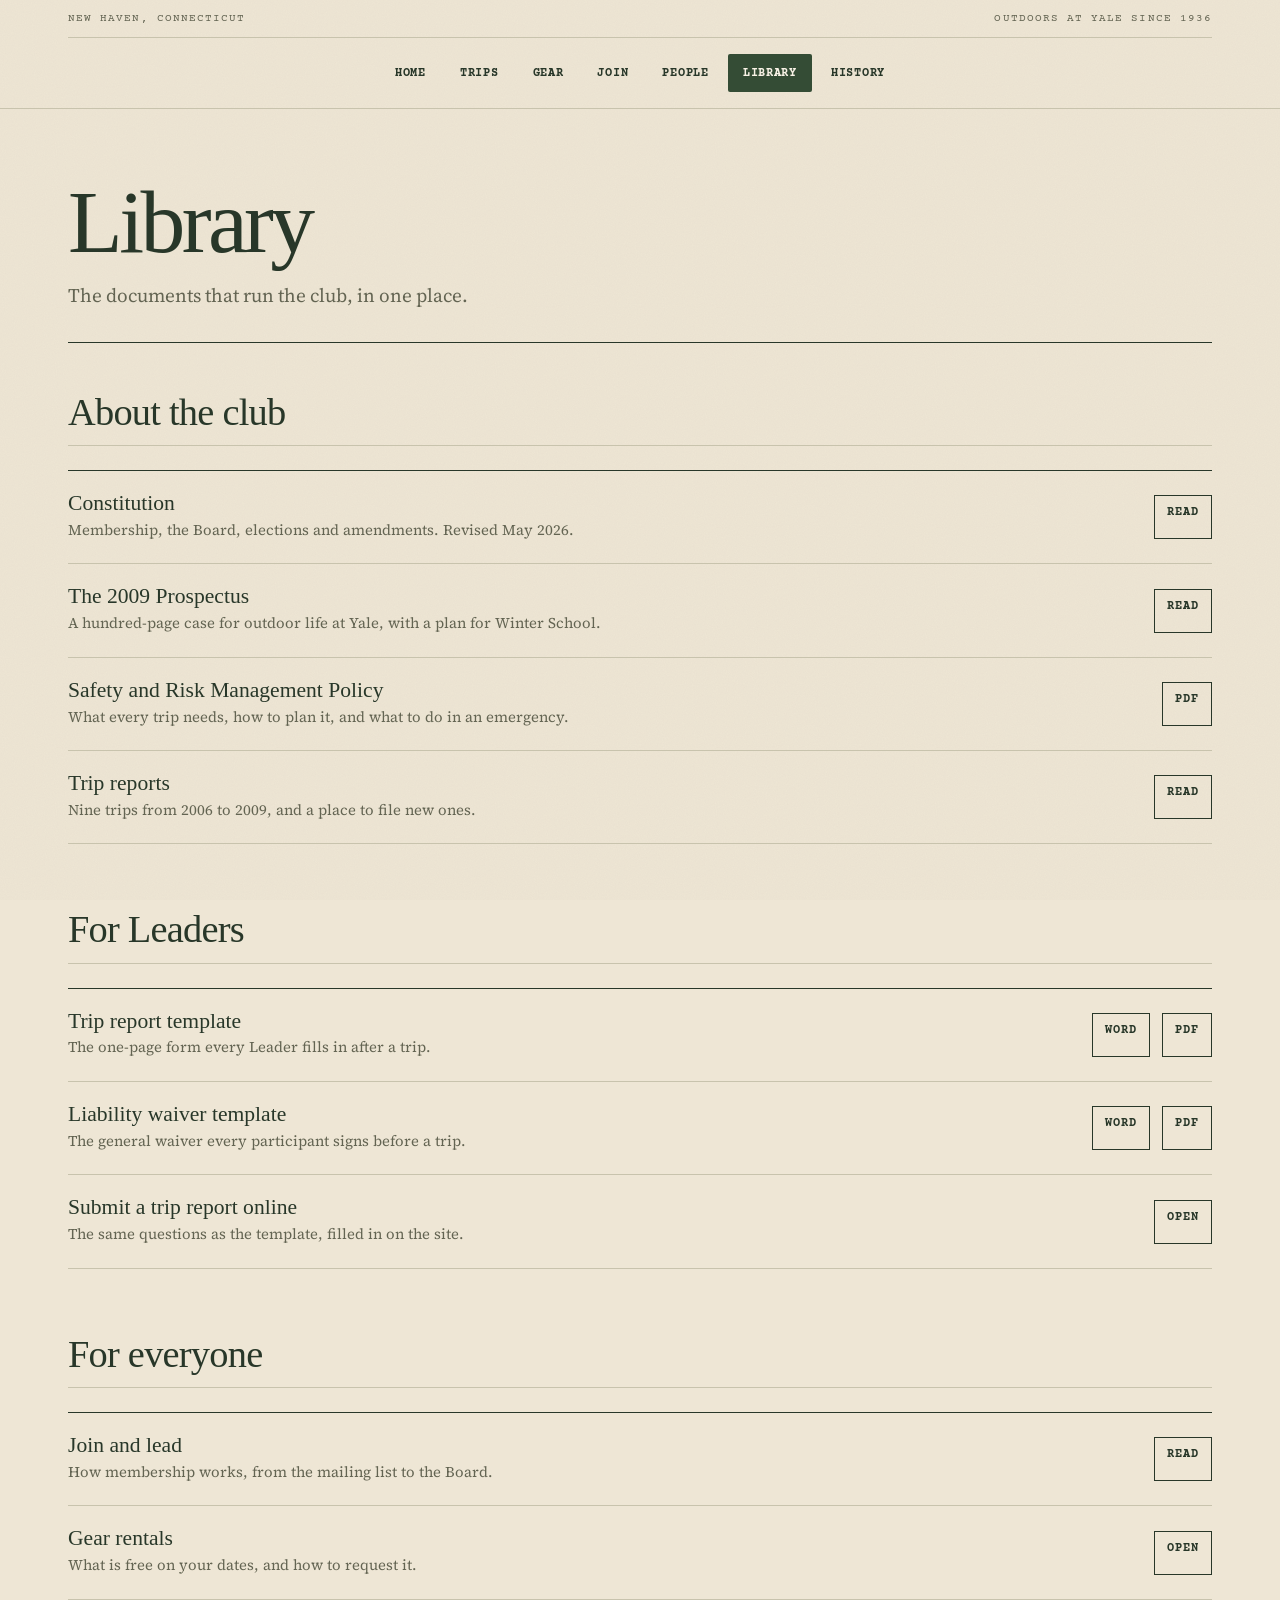
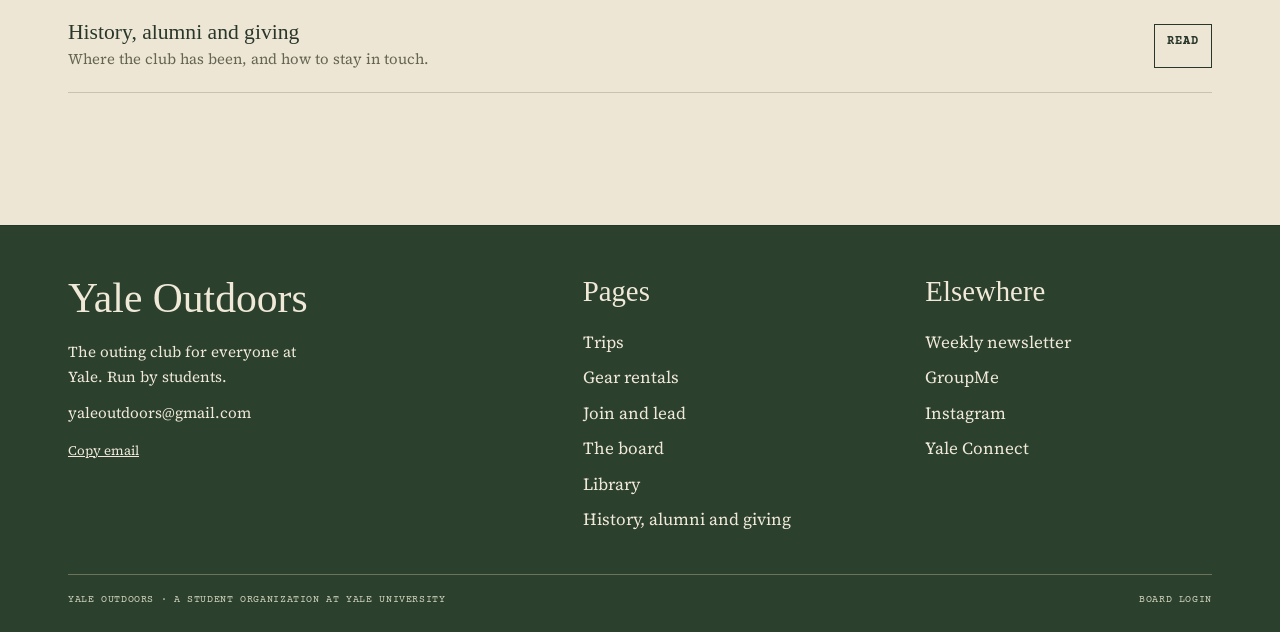
<file: site/library.html>
<!doctype html>
<html lang="en">
<head>
<meta charset="utf-8">
<meta name="viewport" content="width=device-width, initial-scale=1, viewport-fit=cover">
<title>Library · Yale Outdoors</title>
<meta name="description" content="The Yale Outdoors constitution, prospectus, safety policy, trip report template and archive.">
<link rel="icon" href="img/favicon.png">
<link rel="preconnect" href="https://fonts.googleapis.com"><link rel="preconnect" href="https://fonts.gstatic.com" crossorigin>
<link href="https://fonts.googleapis.com/css2?family=Courier+Prime:wght@400;700&family=IM+Fell+English:ital@0;1&family=Source+Serif+4:ital,opsz,wght@0,8..60,400;0,8..60,600;1,8..60,400&display=swap" rel="stylesheet">
<link rel="stylesheet" href="style.css">
</head>
<body>
<a class="skip" href="#main">Skip to content</a>
<header class="top"><div class="wrap">
<div class="strap"><span>New Haven, Connecticut</span><span>Outdoors at Yale since 1936</span></div>
<button type="button" class="menu" id="menuBtn" aria-expanded="false" aria-controls="nav">Menu <span aria-hidden="true">+</span></button>
<nav class="nav" id="nav" aria-label="Main"><a href="index.html">Home</a><a href="trips.html">Trips</a><a href="gear.html">Gear</a><a href="join.html">Join</a><a href="people.html">People</a><a href="library.html" aria-current="page">Library</a><a href="history.html">History</a></nav>
</div></header>
<main id="main"><div class="wrap">
<div class="title"><h1>Library</h1><p>The documents that run the club, in one place.</p></div>
<section>
<h2>About the club</h2>
<ul class="docs">
<li><div><b>Constitution</b><span class="d">Membership, the Board, elections and amendments. Revised May 2026.</span></div><a class="btn sm" href="constitution.html">Read</a></li>
<li><div><b>The 2009 Prospectus</b><span class="d">A hundred-page case for outdoor life at Yale, with a plan for Winter School.</span></div><a class="btn sm" href="prospectus.html">Read</a></li>
<li><div><b>Safety and Risk Management Policy</b><span class="d">What every trip needs, how to plan it, and what to do in an emergency.</span></div><a class="btn sm" href="docs/YO-Safety-and-Risk-Management-Policy.pdf">PDF</a></li>
<li><div><b>Trip reports</b><span class="d">Nine trips from 2006 to 2009, and a place to file new ones.</span></div><a class="btn sm" href="reports.html">Read</a></li>
</ul>
</section>
<section>
<h2>For Leaders</h2>
<ul class="docs">
<li><div><b>Trip report template</b><span class="d">The one-page form every Leader fills in after a trip.</span></div><span class="row"><a class="btn sm" href="docs/YO-Trip-Report-Template.docx" download>Word</a><a class="btn sm" href="docs/YO-Trip-Report-Template.pdf">PDF</a></span></li>
<li><div><b>Liability waiver template</b><span class="d">The general waiver every participant signs before a trip.</span></div><span class="row"><a class="btn sm" href="docs/YO-General-Liability-Waiver-Template.docx" download>Word</a><a class="btn sm" href="docs/YO-General-Liability-Waiver-Template.pdf">PDF</a></span></li>
<li><div><b>Submit a trip report online</b><span class="d">The same questions as the template, filled in on the site.</span></div><a class="btn sm" href="reports.html#rForm">Open</a></li>
</ul>
</section>
<section>
<h2>For everyone</h2>
<ul class="docs">
<li><div><b>Join and lead</b><span class="d">How membership works, from the mailing list to the Board.</span></div><a class="btn sm" href="join.html">Read</a></li>
<li><div><b>Gear rentals</b><span class="d">What is free on your dates, and how to request it.</span></div><a class="btn sm" href="gear.html">Open</a></li>
<li><div><b>History, alumni and giving</b><span class="d">Where the club has been, and how to stay in touch.</span></div><a class="btn sm" href="history.html">Read</a></li>
</ul>
</section>

</div></main>
<footer class="foot"><div class="wrap">
<div class="grid">
<div><h4>Yale Outdoors</h4>
<p>The outing club for everyone at Yale. Run by students.</p>
<p><a href="mailto:yaleoutdoors@gmail.com">yaleoutdoors@gmail.com</a></p>
<p><button type="button" class="lnk small" id="copyClub">Copy email</button></p></div>
<div><h4>Pages</h4><a href="trips.html">Trips</a><a href="gear.html">Gear rentals</a><a href="join.html">Join and lead</a><a href="people.html">The board</a><a href="library.html">Library</a><a href="history.html">History, alumni and giving</a></div>
<div><h4>Elsewhere</h4><a href="https://forms.gle/SaASJQefPbpXcXjK9">Weekly newsletter</a><a href="https://tinyurl.com/ycyogroupme">GroupMe</a><a href="https://www.instagram.com/yaleoutdoors/">Instagram</a><a href="https://yaleconnect.yale.edu/YCYO/club_signup">Yale Connect</a></div>
</div>
<div class="gate" id="gate" hidden><form id="gateForm" autocomplete="off"><label for="gateKey">Board key<input type="password" id="gateKey" autocomplete="off"></label>
<div class="row" style="margin-top:10px"><button type="submit" class="btn sm solid">Turn on editing</button></div><p class="small muted" id="gateMsg" style="margin:8px 0 0"></p></form></div>
<div class="mini"><span>Yale Outdoors &middot; a student organization at Yale University</span><span><a href="#" id="gateBtn">Board login</a> </span></div>
</div></footer>
<script src="content.js"></script>
<script src="site.js"></script>
</body>
</html>
</file>
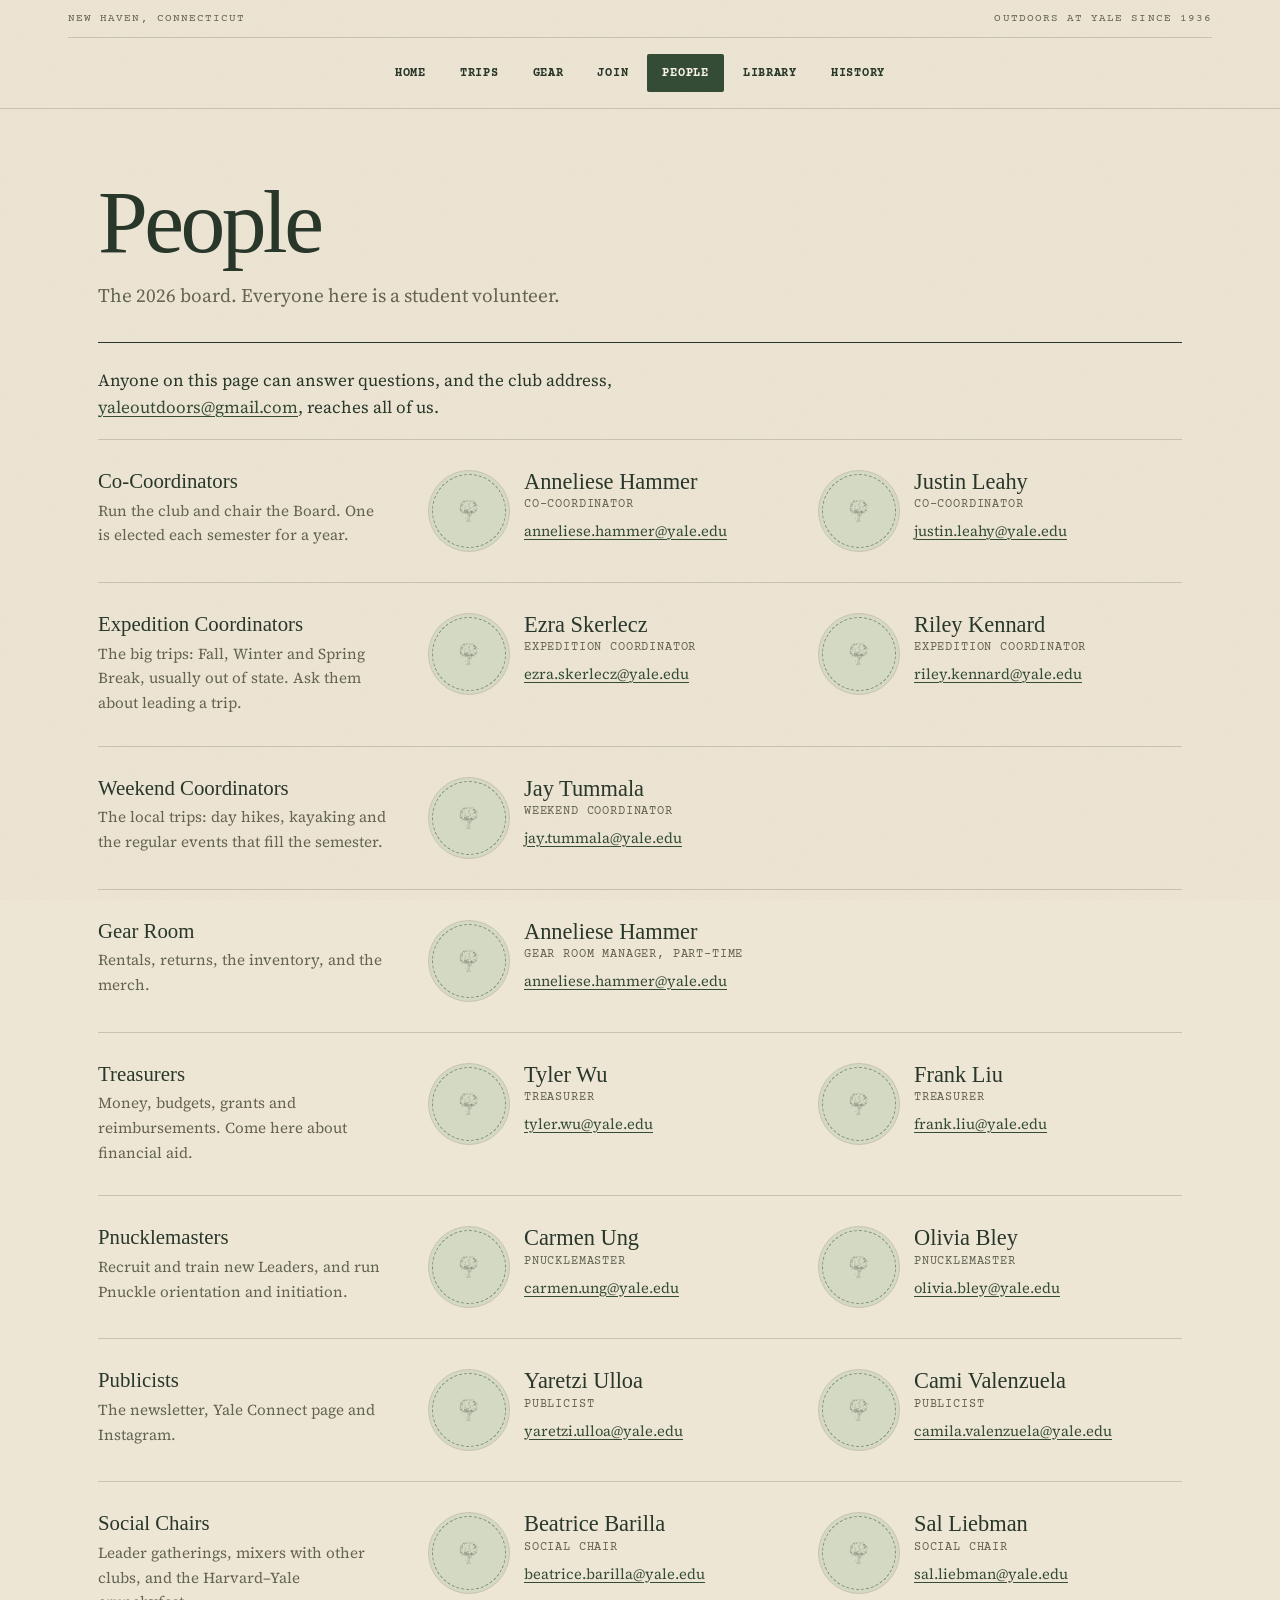
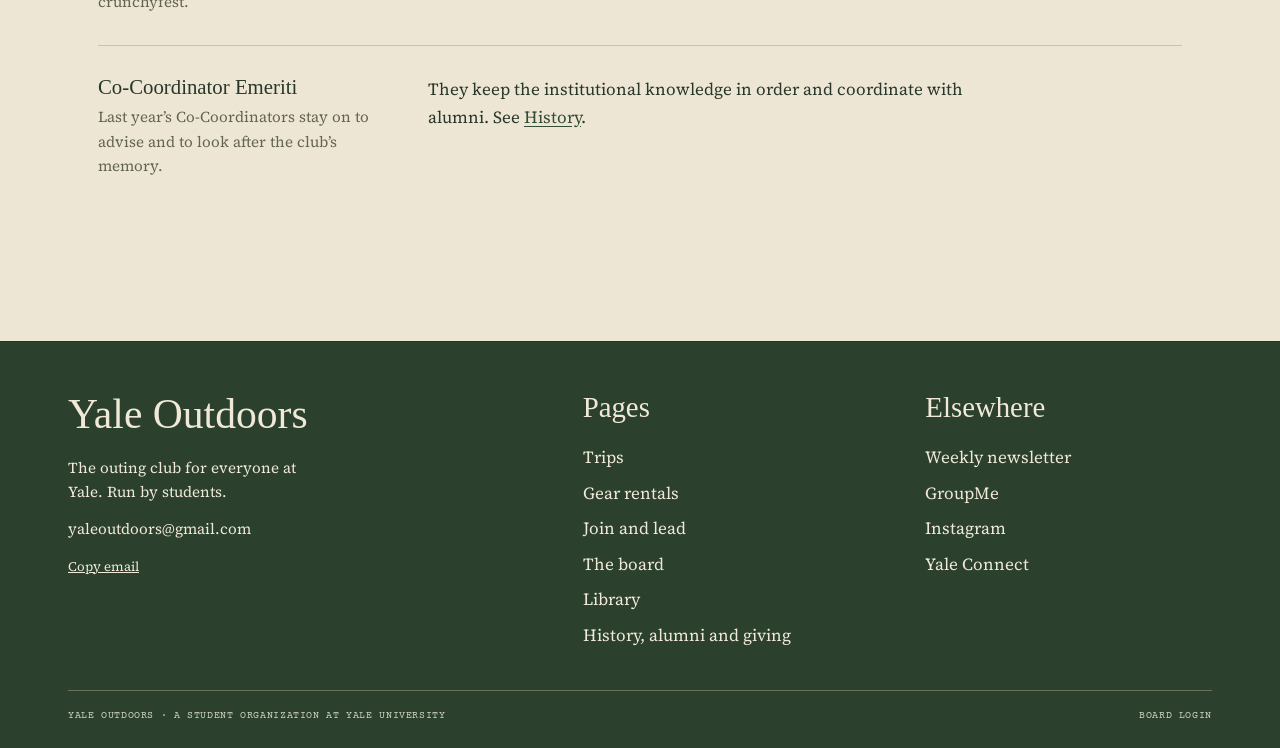
<file: site/people.html>
<!doctype html>
<html lang="en">
<head>
<meta charset="utf-8">
<meta name="viewport" content="width=device-width, initial-scale=1, viewport-fit=cover">
<title>People · Yale Outdoors</title>
<meta name="description" content="The 2026 Yale Outdoors board.">
<link rel="icon" href="img/favicon.png">
<link rel="preconnect" href="https://fonts.googleapis.com"><link rel="preconnect" href="https://fonts.gstatic.com" crossorigin>
<link href="https://fonts.googleapis.com/css2?family=Courier+Prime:wght@400;700&family=IM+Fell+English:ital@0;1&family=Source+Serif+4:ital,opsz,wght@0,8..60,400;0,8..60,600;1,8..60,400&display=swap" rel="stylesheet">
<link rel="stylesheet" href="style.css">
</head>
<body class="people-page">
<a class="skip" href="#main">Skip to content</a>
<header class="top"><div class="wrap">
<div class="strap"><span>New Haven, Connecticut</span><span>Outdoors at Yale since 1936</span></div>
<button type="button" class="menu" id="menuBtn" aria-expanded="false" aria-controls="nav">Menu <span aria-hidden="true">+</span></button>
<nav class="nav" id="nav" aria-label="Main"><a href="index.html">Home</a><a href="trips.html">Trips</a><a href="gear.html">Gear</a><a href="join.html">Join</a><a href="people.html" aria-current="page">People</a><a href="library.html">Library</a><a href="history.html">History</a></nav>
</div></header>
<main id="main"><div class="wrap">
<div class="title"><h1>People</h1><p>The 2026 board. Everyone here is a student volunteer.</p></div>
<section>
<p>Anyone on this page can answer questions, and the club address, <a href="mailto:yaleoutdoors@gmail.com">yaleoutdoors@gmail.com</a>, reaches all of us. </p>
<div><div class="grp"><div><h3>Co-Coordinators</h3><p class="about">Run the club and chair the Board. One is elected each semester for a year.</p></div><div class="crew"><div class="person"><figure class="slot round" data-slot="p-anneliese-hammer" data-alt="Anneliese Hammer" data-cap=""><div class="mat"><div class="empty"><img src="img/tree-black.png" alt=""><span>Photo to come</span></div></div><figcaption></figcaption><div class="tools"></div></figure><div><b>Anneliese Hammer</b><span class="role">Co-Coordinator</span><a href="mailto:anneliese.hammer@yale.edu">anneliese.hammer@yale.edu</a></div></div><div class="person"><figure class="slot round" data-slot="p-justin-leahy" data-alt="Justin Leahy" data-cap=""><div class="mat"><div class="empty"><img src="img/tree-black.png" alt=""><span>Photo to come</span></div></div><figcaption></figcaption><div class="tools"></div></figure><div><b>Justin Leahy</b><span class="role">Co-Coordinator</span><a href="mailto:justin.leahy@yale.edu">justin.leahy@yale.edu</a></div></div></div></div><div class="grp"><div><h3>Expedition Coordinators</h3><p class="about">The big trips: Fall, Winter and Spring Break, usually out of state. Ask them about leading a trip.</p></div><div class="crew"><div class="person"><figure class="slot round" data-slot="p-ezra-skerlecz" data-alt="Ezra Skerlecz" data-cap=""><div class="mat"><div class="empty"><img src="img/tree-black.png" alt=""><span>Photo to come</span></div></div><figcaption></figcaption><div class="tools"></div></figure><div><b>Ezra Skerlecz</b><span class="role">Expedition Coordinator</span><a href="mailto:ezra.skerlecz@yale.edu">ezra.skerlecz@yale.edu</a></div></div><div class="person"><figure class="slot round" data-slot="p-riley-kennard" data-alt="Riley Kennard" data-cap=""><div class="mat"><div class="empty"><img src="img/tree-black.png" alt=""><span>Photo to come</span></div></div><figcaption></figcaption><div class="tools"></div></figure><div><b>Riley Kennard</b><span class="role">Expedition Coordinator</span><a href="mailto:riley.kennard@yale.edu">riley.kennard@yale.edu</a></div></div></div></div><div class="grp"><div><h3>Weekend Coordinators</h3><p class="about">The local trips: day hikes, kayaking and the regular events that fill the semester.</p></div><div class="crew"><div class="person"><figure class="slot round" data-slot="p-jay-tummala" data-alt="Jay Tummala" data-cap=""><div class="mat"><div class="empty"><img src="img/tree-black.png" alt=""><span>Photo to come</span></div></div><figcaption></figcaption><div class="tools"></div></figure><div><b>Jay Tummala</b><span class="role">Weekend Coordinator</span><a href="mailto:jay.tummala@yale.edu">jay.tummala@yale.edu</a></div></div></div></div><div class="grp"><div><h3>Gear Room</h3><p class="about">Rentals, returns, the inventory, and the merch.</p></div><div class="crew"><div class="person"><figure class="slot round" data-slot="p-anneliese-hammer" data-alt="Anneliese Hammer" data-cap=""><div class="mat"><div class="empty"><img src="img/tree-black.png" alt=""><span>Photo to come</span></div></div><figcaption></figcaption><div class="tools"></div></figure><div><b>Anneliese Hammer</b><span class="role">Gear Room Manager, part-time</span><a href="mailto:anneliese.hammer@yale.edu">anneliese.hammer@yale.edu</a></div></div></div></div><div class="grp"><div><h3>Treasurers</h3><p class="about">Money, budgets, grants and reimbursements. Come here about financial aid.</p></div><div class="crew"><div class="person"><figure class="slot round" data-slot="p-tyler-wu" data-alt="Tyler Wu" data-cap=""><div class="mat"><div class="empty"><img src="img/tree-black.png" alt=""><span>Photo to come</span></div></div><figcaption></figcaption><div class="tools"></div></figure><div><b>Tyler Wu</b><span class="role">Treasurer</span><a href="mailto:tyler.wu@yale.edu">tyler.wu@yale.edu</a></div></div><div class="person"><figure class="slot round" data-slot="p-frank-liu" data-alt="Frank Liu" data-cap=""><div class="mat"><div class="empty"><img src="img/tree-black.png" alt=""><span>Photo to come</span></div></div><figcaption></figcaption><div class="tools"></div></figure><div><b>Frank Liu</b><span class="role">Treasurer</span><a href="mailto:frank.liu@yale.edu">frank.liu@yale.edu</a></div></div></div></div><div class="grp"><div><h3>Pnucklemasters</h3><p class="about">Recruit and train new Leaders, and run Pnuckle orientation and initiation.</p></div><div class="crew"><div class="person"><figure class="slot round" data-slot="p-carmen-ung" data-alt="Carmen Ung" data-cap=""><div class="mat"><div class="empty"><img src="img/tree-black.png" alt=""><span>Photo to come</span></div></div><figcaption></figcaption><div class="tools"></div></figure><div><b>Carmen Ung</b><span class="role">Pnucklemaster</span><a href="mailto:carmen.ung@yale.edu">carmen.ung@yale.edu</a></div></div><div class="person"><figure class="slot round" data-slot="p-olivia-bley" data-alt="Olivia Bley" data-cap=""><div class="mat"><div class="empty"><img src="img/tree-black.png" alt=""><span>Photo to come</span></div></div><figcaption></figcaption><div class="tools"></div></figure><div><b>Olivia Bley</b><span class="role">Pnucklemaster</span><a href="mailto:olivia.bley@yale.edu">olivia.bley@yale.edu</a></div></div></div></div><div class="grp"><div><h3>Publicists</h3><p class="about">The newsletter, Yale Connect page and Instagram.</p></div><div class="crew"><div class="person"><figure class="slot round" data-slot="p-yaretzi-ulloa" data-alt="Yaretzi Ulloa" data-cap=""><div class="mat"><div class="empty"><img src="img/tree-black.png" alt=""><span>Photo to come</span></div></div><figcaption></figcaption><div class="tools"></div></figure><div><b>Yaretzi Ulloa</b><span class="role">Publicist</span><a href="mailto:yaretzi.ulloa@yale.edu">yaretzi.ulloa@yale.edu</a></div></div><div class="person"><figure class="slot round" data-slot="p-cami-valenzuela" data-alt="Cami Valenzuela" data-cap=""><div class="mat"><div class="empty"><img src="img/tree-black.png" alt=""><span>Photo to come</span></div></div><figcaption></figcaption><div class="tools"></div></figure><div><b>Cami Valenzuela</b><span class="role">Publicist</span><a href="mailto:camila.valenzuela@yale.edu">camila.valenzuela@yale.edu</a></div></div></div></div><div class="grp"><div><h3>Social Chairs</h3><p class="about">Leader gatherings, mixers with other clubs, and the Harvard&ndash;Yale crunchyfest.</p></div><div class="crew"><div class="person"><figure class="slot round" data-slot="p-beatrice-barilla" data-alt="Beatrice Barilla" data-cap=""><div class="mat"><div class="empty"><img src="img/tree-black.png" alt=""><span>Photo to come</span></div></div><figcaption></figcaption><div class="tools"></div></figure><div><b>Beatrice Barilla</b><span class="role">Social Chair</span><a href="mailto:beatrice.barilla@yale.edu">beatrice.barilla@yale.edu</a></div></div><div class="person"><figure class="slot round" data-slot="p-sal-liebman" data-alt="Sal Liebman" data-cap=""><div class="mat"><div class="empty"><img src="img/tree-black.png" alt=""><span>Photo to come</span></div></div><figcaption></figcaption><div class="tools"></div></figure><div><b>Sal Liebman</b><span class="role">Social Chair</span><a href="mailto:sal.liebman@yale.edu">sal.liebman@yale.edu</a></div></div></div></div></div>
<div class="grp"><div><h3>Co-Coordinator Emeriti</h3><p class="about">Last year&rsquo;s Co-Coordinators stay on to advise and to look after the club&rsquo;s memory.</p></div>
<div><p style="margin:0">They keep the institutional knowledge in order and coordinate with alumni. See <a href="history.html#alumni">History</a>.</p></div></div>
</section>

</div></main>
<footer class="foot"><div class="wrap">
<div class="grid">
<div><h4>Yale Outdoors</h4>
<p>The outing club for everyone at Yale. Run by students.</p>
<p><a href="mailto:yaleoutdoors@gmail.com">yaleoutdoors@gmail.com</a></p>
<p><button type="button" class="lnk small" id="copyClub">Copy email</button></p></div>
<div><h4>Pages</h4><a href="trips.html">Trips</a><a href="gear.html">Gear rentals</a><a href="join.html">Join and lead</a><a href="people.html">The board</a><a href="library.html">Library</a><a href="history.html">History, alumni and giving</a></div>
<div><h4>Elsewhere</h4><a href="https://forms.gle/SaASJQefPbpXcXjK9">Weekly newsletter</a><a href="https://tinyurl.com/ycyogroupme">GroupMe</a><a href="https://www.instagram.com/yaleoutdoors/">Instagram</a><a href="https://yaleconnect.yale.edu/YCYO/club_signup">Yale Connect</a></div>
</div>
<div class="gate" id="gate" hidden><form id="gateForm" autocomplete="off"><label for="gateKey">Board key<input type="password" id="gateKey" autocomplete="off"></label>
<div class="row" style="margin-top:10px"><button type="submit" class="btn sm solid">Turn on editing</button></div><p class="small muted" id="gateMsg" style="margin:8px 0 0"></p></form></div>
<div class="mini"><span>Yale Outdoors &middot; a student organization at Yale University</span><span><a href="#" id="gateBtn">Board login</a> </span></div>
</div></footer>
<script src="content.js"></script>
<script src="site.js"></script>
</body>
</html>
</file>
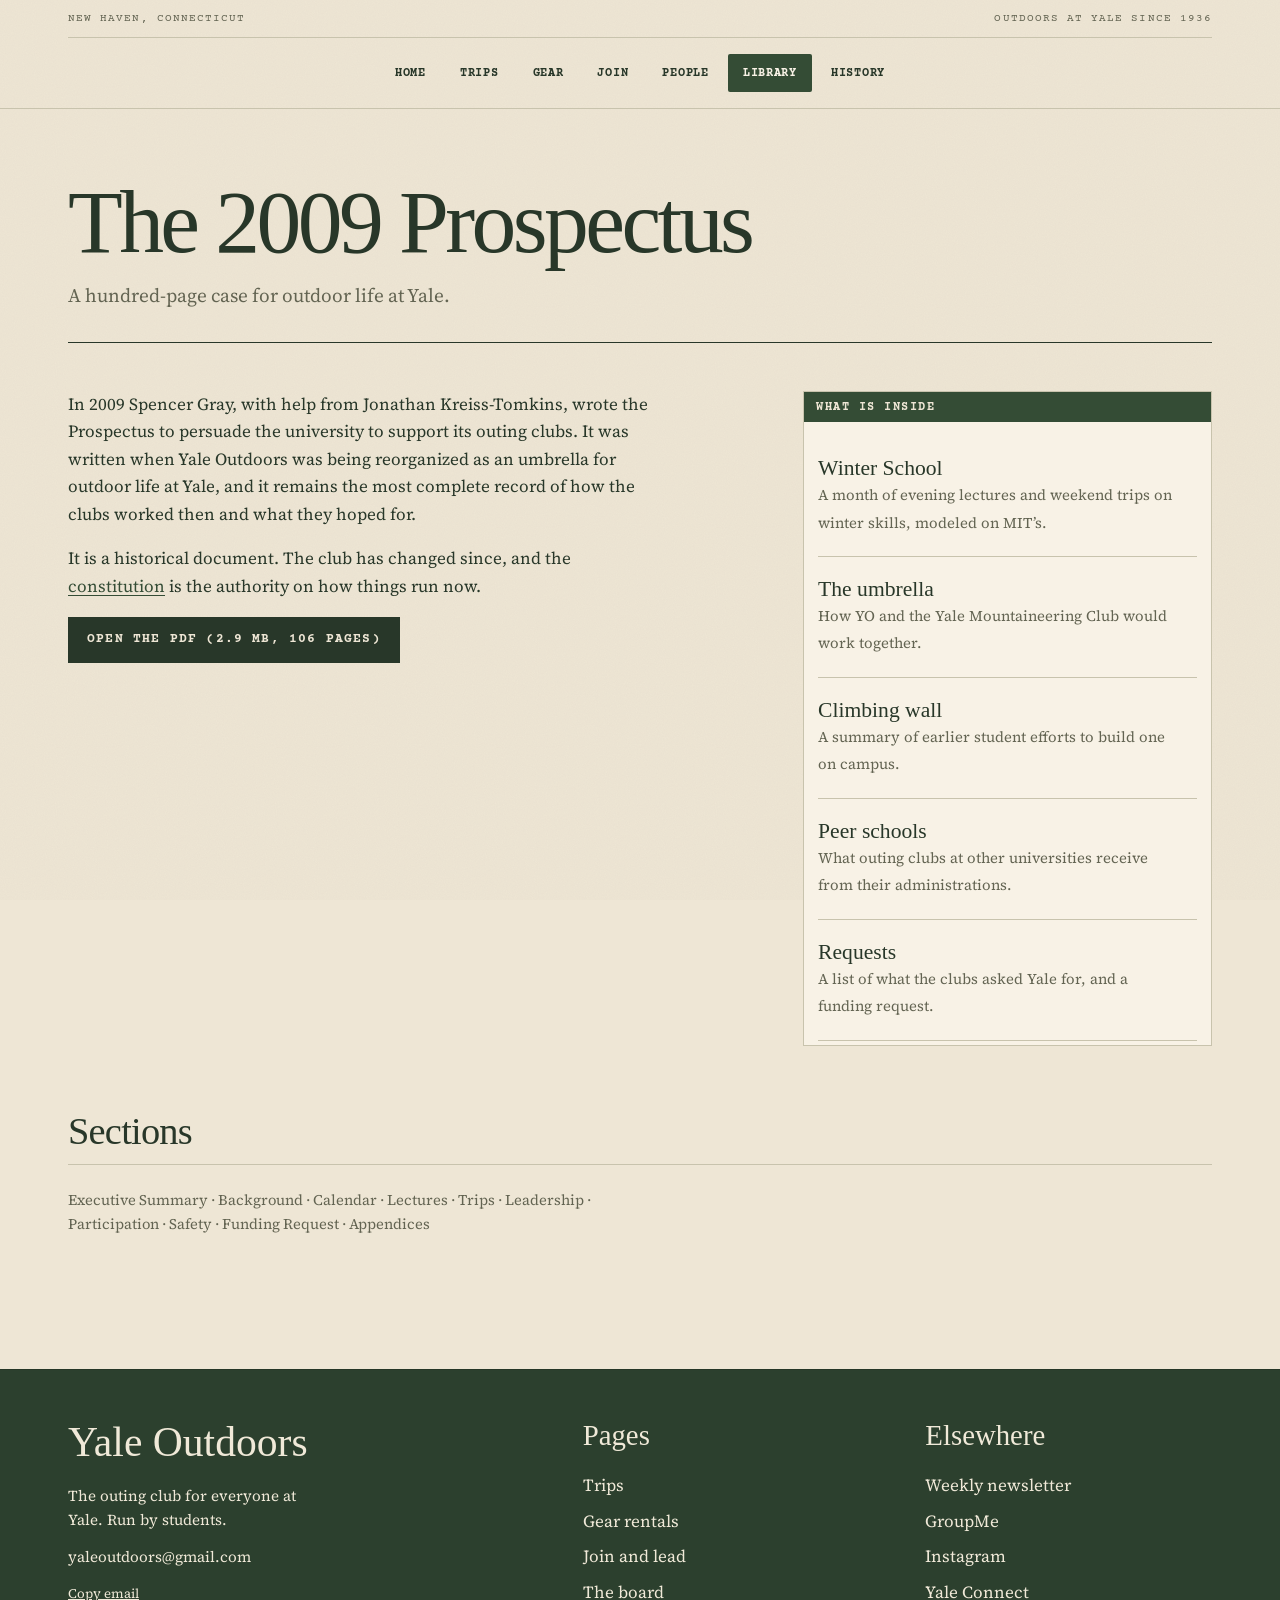
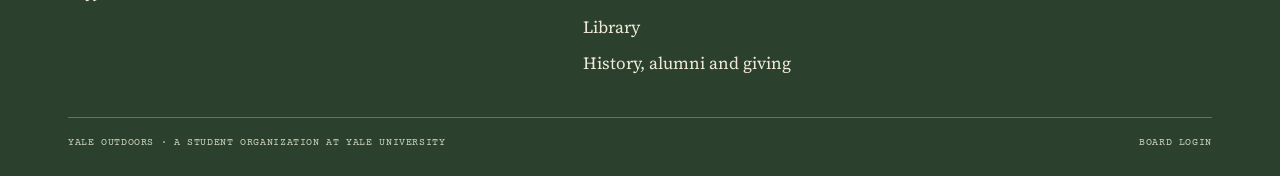
<file: site/prospectus.html>
<!doctype html>
<html lang="en">
<head>
<meta charset="utf-8">
<meta name="viewport" content="width=device-width, initial-scale=1, viewport-fit=cover">
<title>Prospectus · Yale Outdoors</title>
<meta name="description" content="The 2009 Yale Outdoors Prospectus, a hundred-page case for outdoor life at Yale.">
<link rel="icon" href="img/favicon.png">
<link rel="preconnect" href="https://fonts.googleapis.com"><link rel="preconnect" href="https://fonts.gstatic.com" crossorigin>
<link href="https://fonts.googleapis.com/css2?family=Courier+Prime:wght@400;700&family=IM+Fell+English:ital@0;1&family=Source+Serif+4:ital,opsz,wght@0,8..60,400;0,8..60,600;1,8..60,400&display=swap" rel="stylesheet">
<link rel="stylesheet" href="style.css">
</head>
<body>
<a class="skip" href="#main">Skip to content</a>
<header class="top"><div class="wrap">
<div class="strap"><span>New Haven, Connecticut</span><span>Outdoors at Yale since 1936</span></div>
<button type="button" class="menu" id="menuBtn" aria-expanded="false" aria-controls="nav">Menu <span aria-hidden="true">+</span></button>
<nav class="nav" id="nav" aria-label="Main"><a href="index.html">Home</a><a href="trips.html">Trips</a><a href="gear.html">Gear</a><a href="join.html">Join</a><a href="people.html">People</a><a href="library.html" aria-current="page">Library</a><a href="history.html">History</a></nav>
</div></header>
<main id="main"><div class="wrap">
<div class="title"><h1>The 2009 Prospectus</h1><p>A hundred-page case for outdoor life at Yale.</p></div>
<section>
<div class="cols">
<div>
<p>In 2009 Spencer Gray, with help from Jonathan Kreiss-Tomkins, wrote the Prospectus to persuade the university to support its outing clubs. It was written when Yale Outdoors was being reorganized as an umbrella for outdoor life at Yale, and it remains the most complete record of how the clubs worked then and what they hoped for.</p>
<p>It is a historical document. The club has changed since, and the <a href="constitution.html">constitution</a> is the authority on how things run now.</p>
<div class="row"><a class="btn solid" href="docs/YO-Prospectus-2009.pdf">Open the PDF (2.9 MB, 106 pages)</a></div>
</div>
<div class="box"><div class="bar">What is inside</div><div class="in">
<ul class="docs" style="border-top:0;margin:0">
<li><div><b>Winter School</b><span class="d">A month of evening lectures and weekend trips on winter skills, modeled on MIT&rsquo;s.</span></div></li>
<li><div><b>The umbrella</b><span class="d">How YO and the Yale Mountaineering Club would work together.</span></div></li>
<li><div><b>Climbing wall</b><span class="d">A summary of earlier student efforts to build one on campus.</span></div></li>
<li><div><b>Peer schools</b><span class="d">What outing clubs at other universities receive from their administrations.</span></div></li>
<li><div><b>Requests</b><span class="d">A list of what the clubs asked Yale for, and a funding request.</span></div></li>
</ul></div></div>
</div>
</section>
<section>
<h2>Sections</h2>
<p class="small muted">Executive Summary &middot; Background &middot; Calendar &middot; Lectures &middot; Trips &middot; Leadership &middot; Participation &middot; Safety &middot; Funding Request &middot; Appendices</p>
</section>

</div></main>
<footer class="foot"><div class="wrap">
<div class="grid">
<div><h4>Yale Outdoors</h4>
<p>The outing club for everyone at Yale. Run by students.</p>
<p><a href="mailto:yaleoutdoors@gmail.com">yaleoutdoors@gmail.com</a></p>
<p><button type="button" class="lnk small" id="copyClub">Copy email</button></p></div>
<div><h4>Pages</h4><a href="trips.html">Trips</a><a href="gear.html">Gear rentals</a><a href="join.html">Join and lead</a><a href="people.html">The board</a><a href="library.html">Library</a><a href="history.html">History, alumni and giving</a></div>
<div><h4>Elsewhere</h4><a href="https://forms.gle/SaASJQefPbpXcXjK9">Weekly newsletter</a><a href="https://tinyurl.com/ycyogroupme">GroupMe</a><a href="https://www.instagram.com/yaleoutdoors/">Instagram</a><a href="https://yaleconnect.yale.edu/YCYO/club_signup">Yale Connect</a></div>
</div>
<div class="gate" id="gate" hidden><form id="gateForm" autocomplete="off"><label for="gateKey">Board key<input type="password" id="gateKey" autocomplete="off"></label>
<div class="row" style="margin-top:10px"><button type="submit" class="btn sm solid">Turn on editing</button></div><p class="small muted" id="gateMsg" style="margin:8px 0 0"></p></form></div>
<div class="mini"><span>Yale Outdoors &middot; a student organization at Yale University</span><span><a href="#" id="gateBtn">Board login</a> </span></div>
</div></footer>
<script src="content.js"></script>
<script src="site.js"></script>
</body>
</html>
</file>
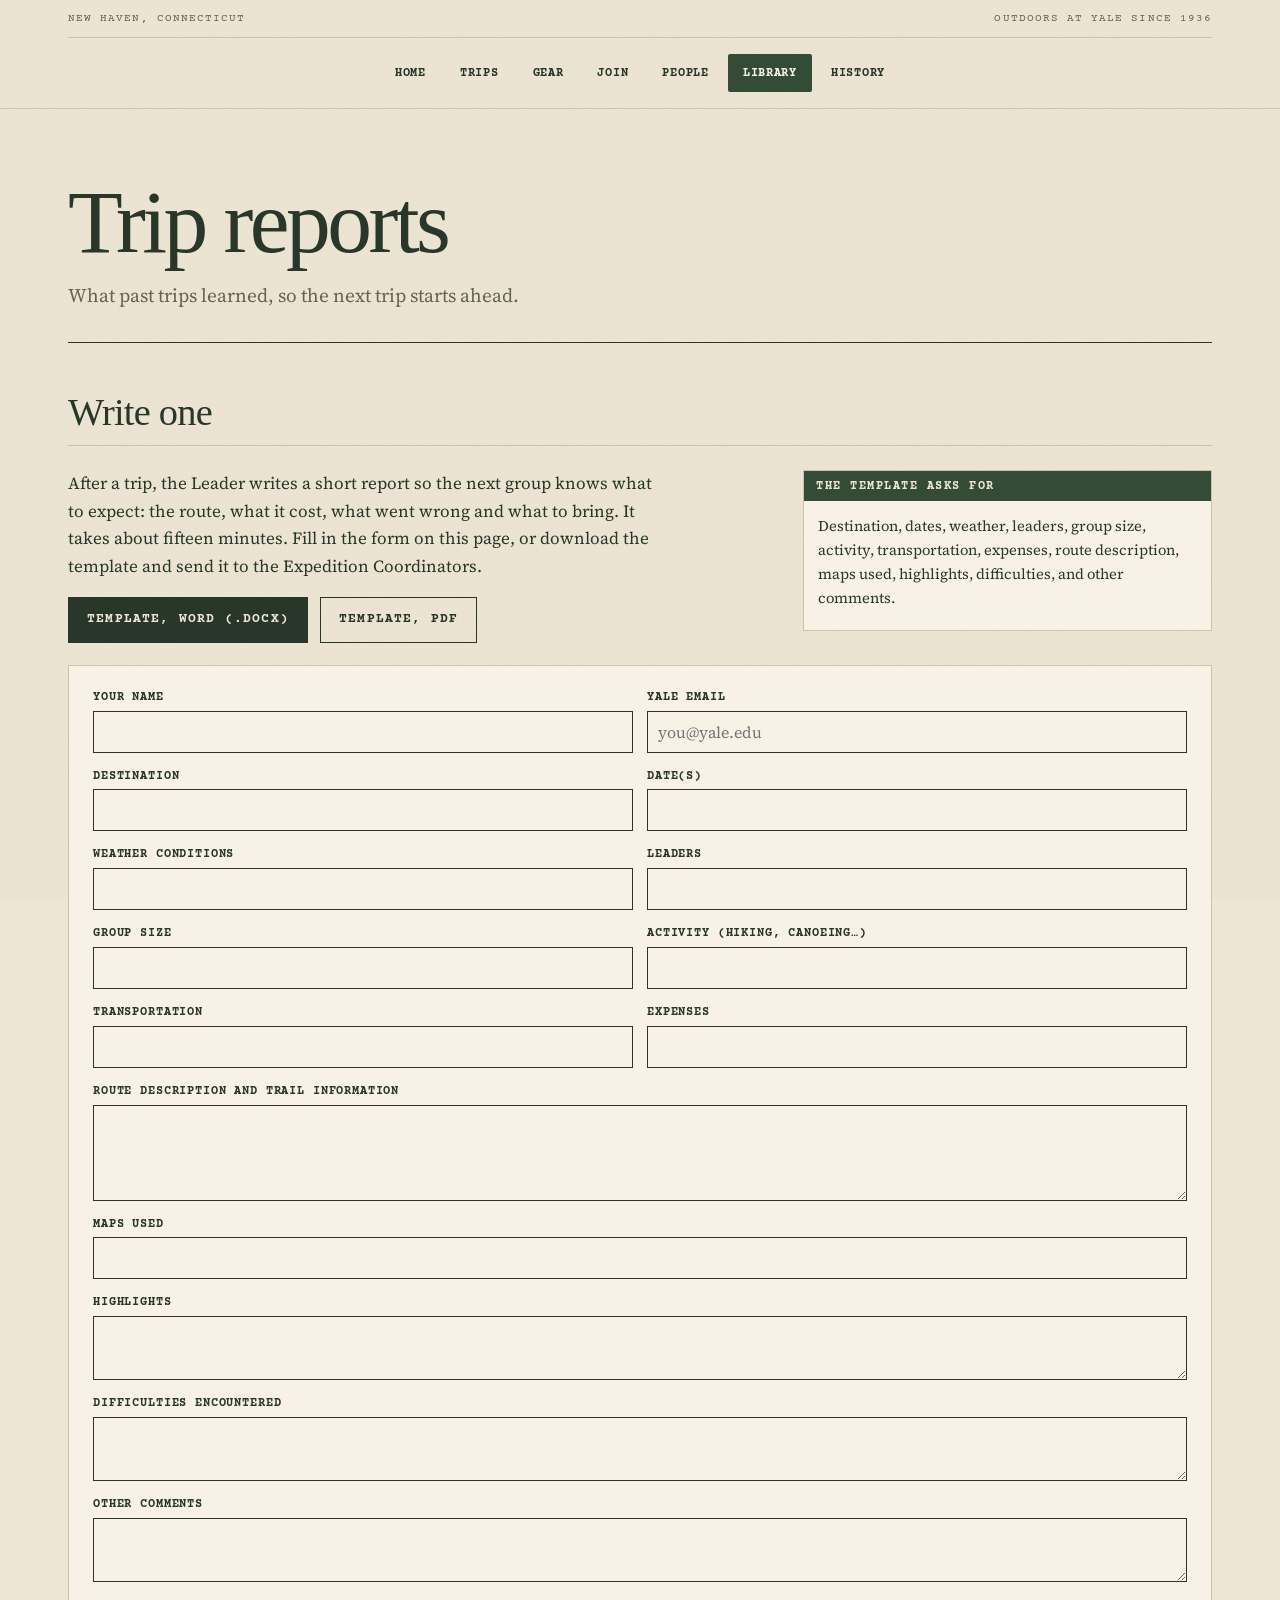
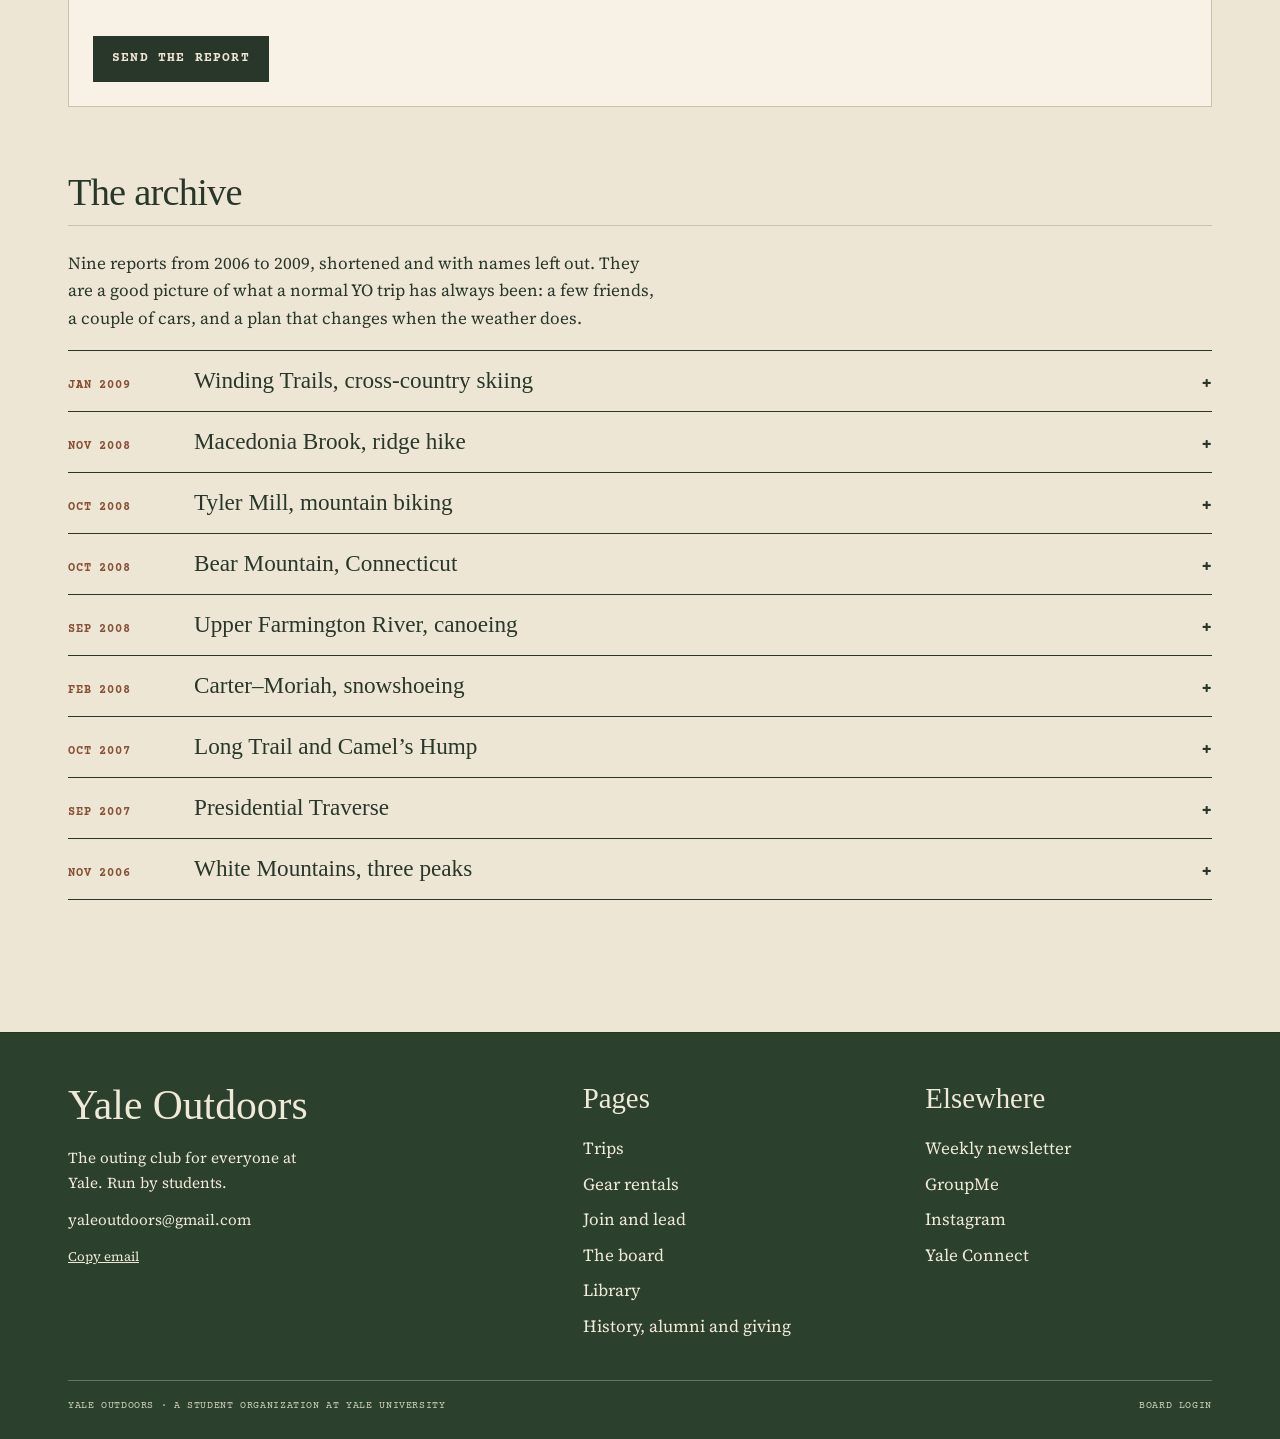
<file: site/reports.html>
<!doctype html>
<html lang="en">
<head>
<meta charset="utf-8">
<meta name="viewport" content="width=device-width, initial-scale=1, viewport-fit=cover">
<title>Trip reports · Yale Outdoors</title>
<meta name="description" content="Download the Yale Outdoors trip report template, submit a report, and read the archive of 2006 to 2009 trips.">
<link rel="icon" href="img/favicon.png">
<link rel="preconnect" href="https://fonts.googleapis.com"><link rel="preconnect" href="https://fonts.gstatic.com" crossorigin>
<link href="https://fonts.googleapis.com/css2?family=Courier+Prime:wght@400;700&family=IM+Fell+English:ital@0;1&family=Source+Serif+4:ital,opsz,wght@0,8..60,400;0,8..60,600;1,8..60,400&display=swap" rel="stylesheet">
<link rel="stylesheet" href="style.css">
</head>
<body>
<a class="skip" href="#main">Skip to content</a>
<header class="top"><div class="wrap">
<div class="strap"><span>New Haven, Connecticut</span><span>Outdoors at Yale since 1936</span></div>
<button type="button" class="menu" id="menuBtn" aria-expanded="false" aria-controls="nav">Menu <span aria-hidden="true">+</span></button>
<nav class="nav" id="nav" aria-label="Main"><a href="index.html">Home</a><a href="trips.html">Trips</a><a href="gear.html">Gear</a><a href="join.html">Join</a><a href="people.html">People</a><a href="library.html" aria-current="page">Library</a><a href="history.html">History</a></nav>
</div></header>
<main id="main"><div class="wrap">
<div class="title"><h1>Trip reports</h1><p>What past trips learned, so the next trip starts ahead.</p></div>
<section>
<h2>Write one</h2>
<div class="cols">
<div>
<p>After a trip, the Leader writes a short report so the next group knows what to expect: the route, what it cost, what went wrong and what to bring. It takes about fifteen minutes. Fill in the form on this page, or download the template and send it to the Expedition Coordinators.</p>
<div class="row"><a class="btn solid" href="docs/YO-Trip-Report-Template.docx" download>Template, Word (.docx)</a><a class="btn" href="docs/YO-Trip-Report-Template.pdf">Template, PDF</a></div>
</div>
<div class="box"><div class="bar">The template asks for</div><div class="in"><p class="small">Destination, dates, weather, leaders, group size, activity, transportation, expenses, route description, maps used, highlights, difficulties, and other comments.</p></div></div>
</div>
<form class="req" id="rForm" novalidate style="margin-top:22px">
<div class="fields">
<div class="hp" aria-hidden="true"><label>Website<input type="text" id="rHp" tabindex="-1" autocomplete="off"></label></div>
<div class="two"><label for="rName">Your name<input type="text" id="rName" autocomplete="name"></label>
<label for="rMail">Yale email<input type="email" id="rMail" autocomplete="email" placeholder="you@yale.edu"></label></div>
<div class="two"><label for="rDestination">Destination<input type="text" id="rDestination"></label>
<label for="rDates">Date(s)<input type="text" id="rDates"></label></div>
<div class="two"><label for="rWeather">Weather conditions<input type="text" id="rWeather"></label>
<label for="rLeaders">Leaders<input type="text" id="rLeaders"></label></div>
<div class="two"><label for="rGroup">Group size<input type="text" id="rGroup"></label>
<label for="rActivity">Activity (hiking, canoeing&hellip;)<input type="text" id="rActivity"></label></div>
<div class="two"><label for="rTransport">Transportation<input type="text" id="rTransport"></label>
<label for="rExpenses">Expenses<input type="text" id="rExpenses"></label></div>
<label for="rRoute">Route description and trail information<textarea id="rRoute"></textarea></label>
<label for="rMaps">Maps used<input type="text" id="rMaps"></label>
<label for="rHigh">Highlights<textarea id="rHigh" style="min-height:64px"></textarea></label>
<label for="rDiff">Difficulties encountered<textarea id="rDiff" style="min-height:64px"></textarea></label>
<label for="rOther">Other comments<textarea id="rOther" style="min-height:64px"></textarea></label>
<p class="msg" id="rMsg" role="alert"></p>
<button class="btn solid" type="submit">Send the report</button>
</div>
<div id="rOut"></div>
</form>
</section>

<section>
<h2>The archive</h2>
<p>Nine reports from 2006 to 2009, shortened and with names left out. They are a good picture of what a normal YO trip has always been: a few friends, a couple of cars, and a plan that changes when the weather does.</p>
<details class="rep"><summary><span class="d">Jan 2009</span><b>Winding Trails, cross-country skiing</b></summary><div class="full"><dl class="deflist"><dt>Where</dt><dd>Winding Trails Recreation Area, Farmington, Connecticut. About 50 minutes from campus.</dd><dt>When</dt><dd>January 25, 2009. Group of 8.</dd><dt>Weather</dt><dd>Cold, sunny and perfect.</dd><dt>Cost</dt><dd>$12 per person trail fee, $15 per person for skis, boots and poles. Gas.</dd></dl><p>Well-groomed trails through pine forest and easy to follow. The group arrived at 10:30, beat the crowds, and left at 2 when it had filled up. The ski shop opens at 9, so aim earlier. Good conditions are rare and the area is not large, so loops go quickly.</p><p><strong>Worth knowing.</strong> A good option for beginners because rentals are available.</p></div></details><details class="rep"><summary><span class="d">Nov 2008</span><b>Macedonia Brook, ridge hike</b></summary><div class="full"><dl class="deflist"><dt>Where</dt><dd>Macedonia Brook State Park, Connecticut.</dd><dt>When</dt><dd>November 16, 2008. Group of 11.</dd><dt>Weather</dt><dd>Windy, with rain and hail. High 30s to high 40s.</dd><dt>Cost</dt><dd>Gas.</dd></dl><p>A pleasant walk along the ridge with good views and almost nobody else there. There was some hand-over-hand scrambling, slippery after rain. The group left at 8 and was back by 4:30 at a not-too-quick pace.</p><p><strong>Worth knowing.</strong> Route from a Trails.com trail guide.</p></div></details><details class="rep"><summary><span class="d">Oct 2008</span><b>Tyler Mill, mountain biking</b></summary><div class="full"><dl class="deflist"><dt>Where</dt><dd>Tyler Mill, Wallingford, Connecticut.</dd><dt>When</dt><dd>October 2008. Group of 3.</dd></dl><p>No injuries or malfunctions, and morale stayed high. The terrain was a little more technical than newer riders expected, though the length of the ride felt right. One rider was near the edge of what his bike could handle.</p><p><strong>Worth knowing.</strong> The club has no fleet of rental bikes, so riders should check their equipment.</p></div></details><details class="rep"><summary><span class="d">Oct 2008</span><b>Bear Mountain, Connecticut</b></summary><div class="full"><dl class="deflist"><dt>Where</dt><dd>Bear Mountain, Salisbury, Connecticut.</dd><dt>When</dt><dd>October 11, 2008. Group of 9.</dd><dt>Weather</dt><dd>Sunny and cloudless.</dd><dt>Cost</dt><dd>About $7 each, for gas, tea and cider.</dd></dl><p>Started at the Undermountain trail parking lot, took the Paradise Lane bypass to the summit and returned the same way. The drive took about 90 minutes and the climb 3 to 4 hours. Crowded on a perfect Saturday morning.</p><p><strong>Worth knowing.</strong> Stop at the Chaiwalla tea house in Salisbury. In fall, Ellsworth Farm in nearby Sharon has cider, a corn maze and a pumpkin patch.</p></div></details><details class="rep"><summary><span class="d">Sep 2008</span><b>Upper Farmington River, canoeing</b></summary><div class="full"><dl class="deflist"><dt>Where</dt><dd>Upper Farmington River, Connecticut.</dd><dt>When</dt><dd>September 21, 2008. Group of 5.</dd><dt>Weather</dt><dd>Warm and perfect.</dd><dt>Cost</dt><dd>$20 each for the canoe outfitter, plus gas.</dd></dl><p>Class I to II rapids, with faster water than usual after recent rain. Boats came from Mainstream Canoes and Kayaks. A swim and a picnic on the beach at the end.</p><p><strong>Worth knowing.</strong> There is a big campground along the river, so camping the night before and paddling the Upper and Lower sections could work. Lunch at the general store by the bridge, about halfway.</p></div></details><details class="rep"><summary><span class="d">Feb 2008</span><b>Carter&ndash;Moriah, snowshoeing</b></summary><div class="full"><dl class="deflist"><dt>Where</dt><dd>Carter&ndash;Moriah Trail, White Mountains, New Hampshire.</dd><dt>When</dt><dd>February 23 to 24, 2008. Group of 5.</dd><dt>Weather</dt><dd>Clearing steadily after three inches of new snow.</dd><dt>Cost</dt><dd>About $170 for gas for two cars, $6 parking.</dd></dl><p>A storm on Friday night changed the plan. The group left New Haven at 6 am and hiked 4.5 miles up Stony Brook Trail to Imp Campsite, arriving after dark. On Sunday they rose at 4, were snowshoeing by 5, and cut the day short because of loose snow and a very steep climb up North Carter Mountain, coming down 6.5 miles by North Carter and Imp trails. Sunday was a bluebird day with views of the Presidentials, Canada, Maine and even the Atlantic. Used the Map Adventures White Mountains waterproof map.</p><p><strong>Worth knowing.</strong> Imp Campsite has a shelter and is a good place to start learning winter conditions. Carter&ndash;Moriah is often sheltered when the Presidentials get awful weather. Snowshoes were necessary, and crampons would have been if it had been icy. Navigating in the dark is hard in winter, as the snowpack hides the trail.</p></div></details><details class="rep"><summary><span class="d">Oct 2007</span><b>Long Trail and Camel&rsquo;s Hump</b></summary><div class="full"><dl class="deflist"><dt>Where</dt><dd>Long Trail, Green Mountains, Vermont.</dd><dt>When</dt><dd>Mid-October 2007. Group of 5.</dd><dt>Weather</dt><dd>Rain, sleet and fog.</dd><dt>Cost</dt><dd>Gas and $5 each for the cabin.</dd></dl><p>18.5 miles between Appalachian Gap and the Winooski River, including Camel&rsquo;s Hump, with a night in a Green Mountain Club cabin at about the midpoint. Two cars, with one left at each end. Fall color was at its peak, with long views to Lake Champlain and the Adirondacks, and old plane wreckage below the summit. Ice near the top forced the group to circle back on trails below treeline.</p><p><strong>Worth knowing.</strong> Wet slab rock is slick. The drive is over four hours each way. Used the Wilderness Map Company waterproof Long Trail map.</p></div></details><details class="rep"><summary><span class="d">Sep 2007</span><b>Presidential Traverse</b></summary><div class="full"><dl class="deflist"><dt>Where</dt><dd>Presidential Range, New Hampshire.</dd><dt>When</dt><dd>September 19 to 21, 2007. Group of 6.</dd><dt>Weather</dt><dd>Windy and cold: high 30s on the ridge, 70s lower down.</dd><dt>Cost</dt><dd>Gas, $10 each for shelter fees, extra food.</dd></dl><p>Arrive at Pinkham Notch around 6 or 7 pm and hike 2 miles in the dark to the Hermit Lake shelter. The next morning, a full day of backpacking over Mount Washington, Jefferson and Madison, with the option of Adams, then down to a night on the platforms at Osgood Tentsite. Hike the remaining 4 miles out on Sunday and be back on campus by early evening. Used the AMC White Mountain Guide.</p><p><strong>Worth knowing.</strong> A great two-to-three-day backpacking route, especially for YO. Very windy and cold at the top.</p></div></details><details class="rep"><summary><span class="d">Nov 2006</span><b>White Mountains, three peaks</b></summary><div class="full"><dl class="deflist"><dt>Where</dt><dd>Mount Washington, Mount Jefferson and the Franconia loop, New Hampshire.</dd><dt>When</dt><dd>Late November 2006. Group of 3.</dd><dt>Weather</dt><dd>Alternating cloudy and sunny.</dd><dt>Cost</dt><dd>Food.</dd></dl><p>Dayhikes from a base at Dolly Copp campground near Pinkham Notch: up Mount Washington by the Lion Head route, Mount Jefferson by Caps Ridge, and a Franconia loop over Lafayette and Lincoln. Reaching the top of Jefferson in a cloud inversion, with cloud banks rolling over the Presidential summits to reveal views, was the highlight. The last half mile above treeline was near whiteout, and there was ice on Lion Head.</p><p><strong>Worth knowing.</strong> One 2WD car was enough. Used the Map Adventures White Mountains waterproof map.</p></div></details>
</section>

</div></main>
<footer class="foot"><div class="wrap">
<div class="grid">
<div><h4>Yale Outdoors</h4>
<p>The outing club for everyone at Yale. Run by students.</p>
<p><a href="mailto:yaleoutdoors@gmail.com">yaleoutdoors@gmail.com</a></p>
<p><button type="button" class="lnk small" id="copyClub">Copy email</button></p></div>
<div><h4>Pages</h4><a href="trips.html">Trips</a><a href="gear.html">Gear rentals</a><a href="join.html">Join and lead</a><a href="people.html">The board</a><a href="library.html">Library</a><a href="history.html">History, alumni and giving</a></div>
<div><h4>Elsewhere</h4><a href="https://forms.gle/SaASJQefPbpXcXjK9">Weekly newsletter</a><a href="https://tinyurl.com/ycyogroupme">GroupMe</a><a href="https://www.instagram.com/yaleoutdoors/">Instagram</a><a href="https://yaleconnect.yale.edu/YCYO/club_signup">Yale Connect</a></div>
</div>
<div class="gate" id="gate" hidden><form id="gateForm" autocomplete="off"><label for="gateKey">Board key<input type="password" id="gateKey" autocomplete="off"></label>
<div class="row" style="margin-top:10px"><button type="submit" class="btn sm solid">Turn on editing</button></div><p class="small muted" id="gateMsg" style="margin:8px 0 0"></p></form></div>
<div class="mini"><span>Yale Outdoors &middot; a student organization at Yale University</span><span><a href="#" id="gateBtn">Board login</a> </span></div>
</div></footer>
<script src="content.js"></script>
<script src="site.js"></script>
</body>
</html>
</file>
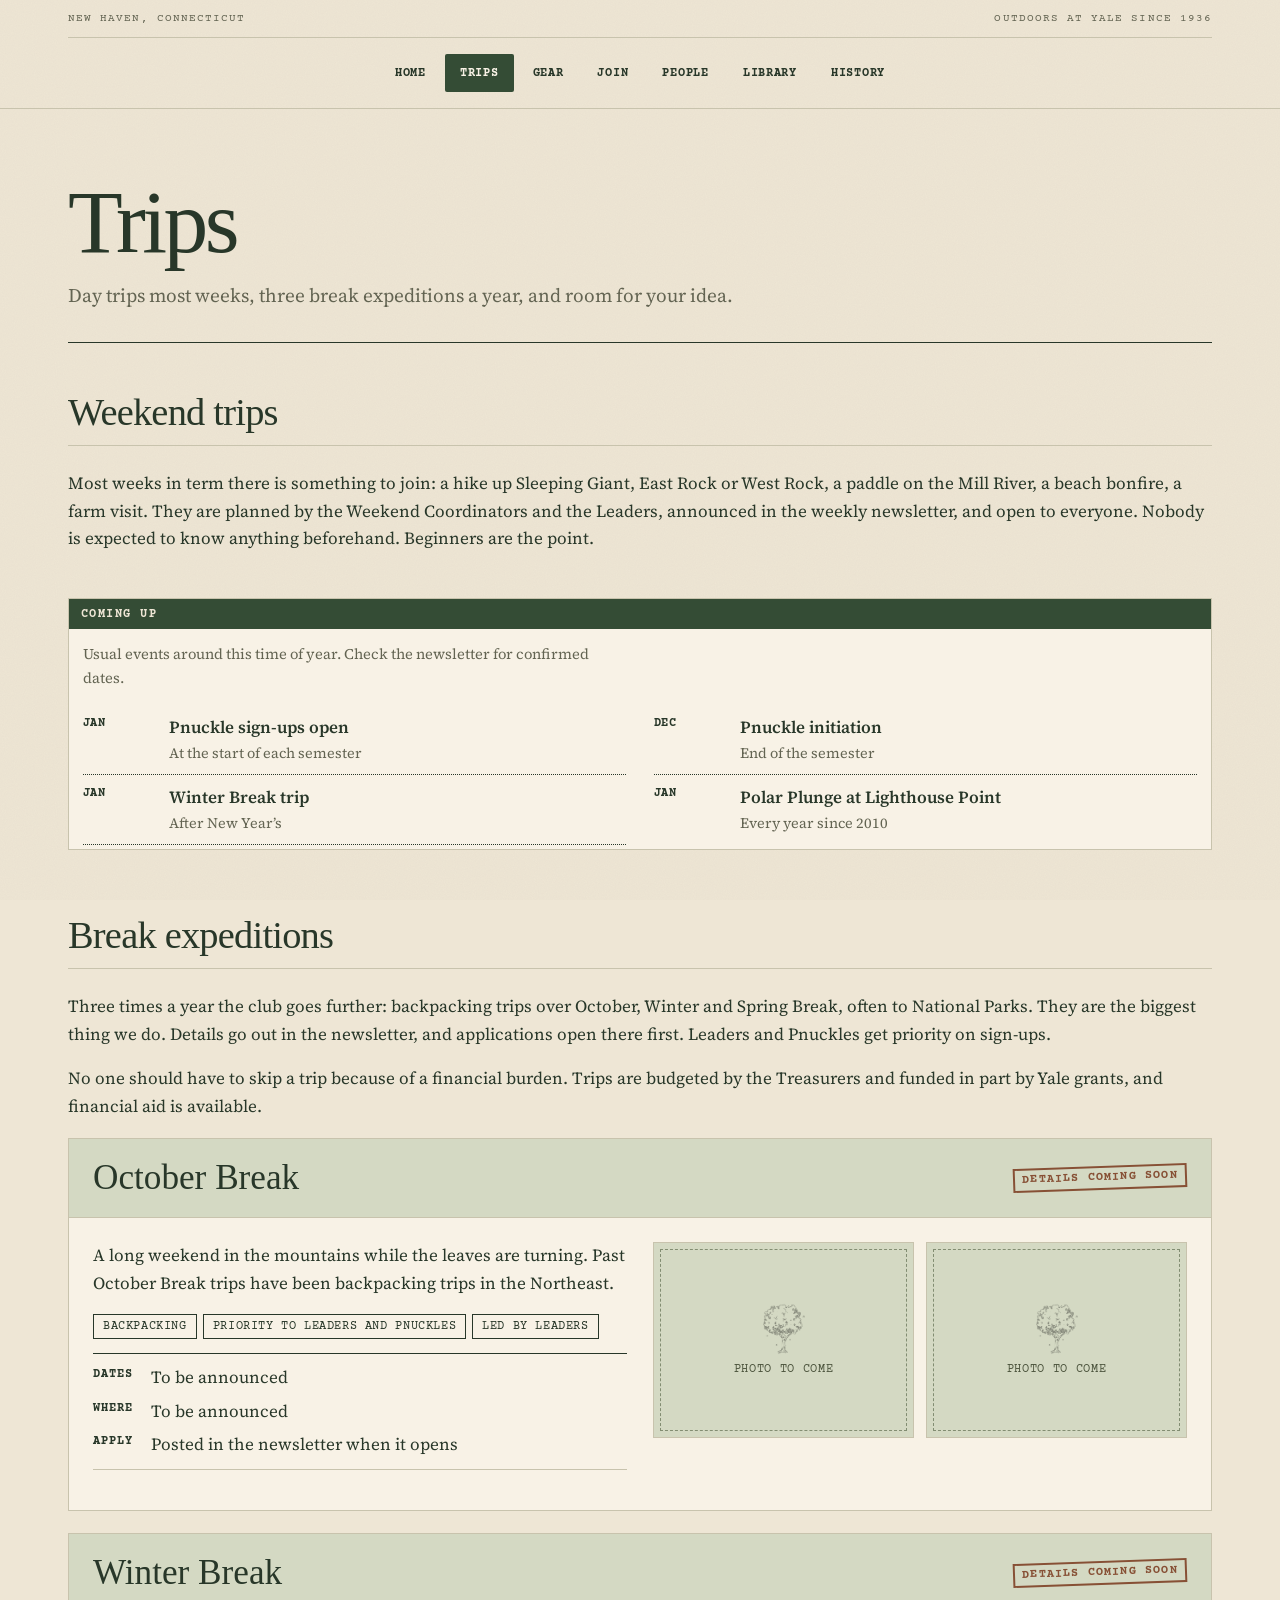
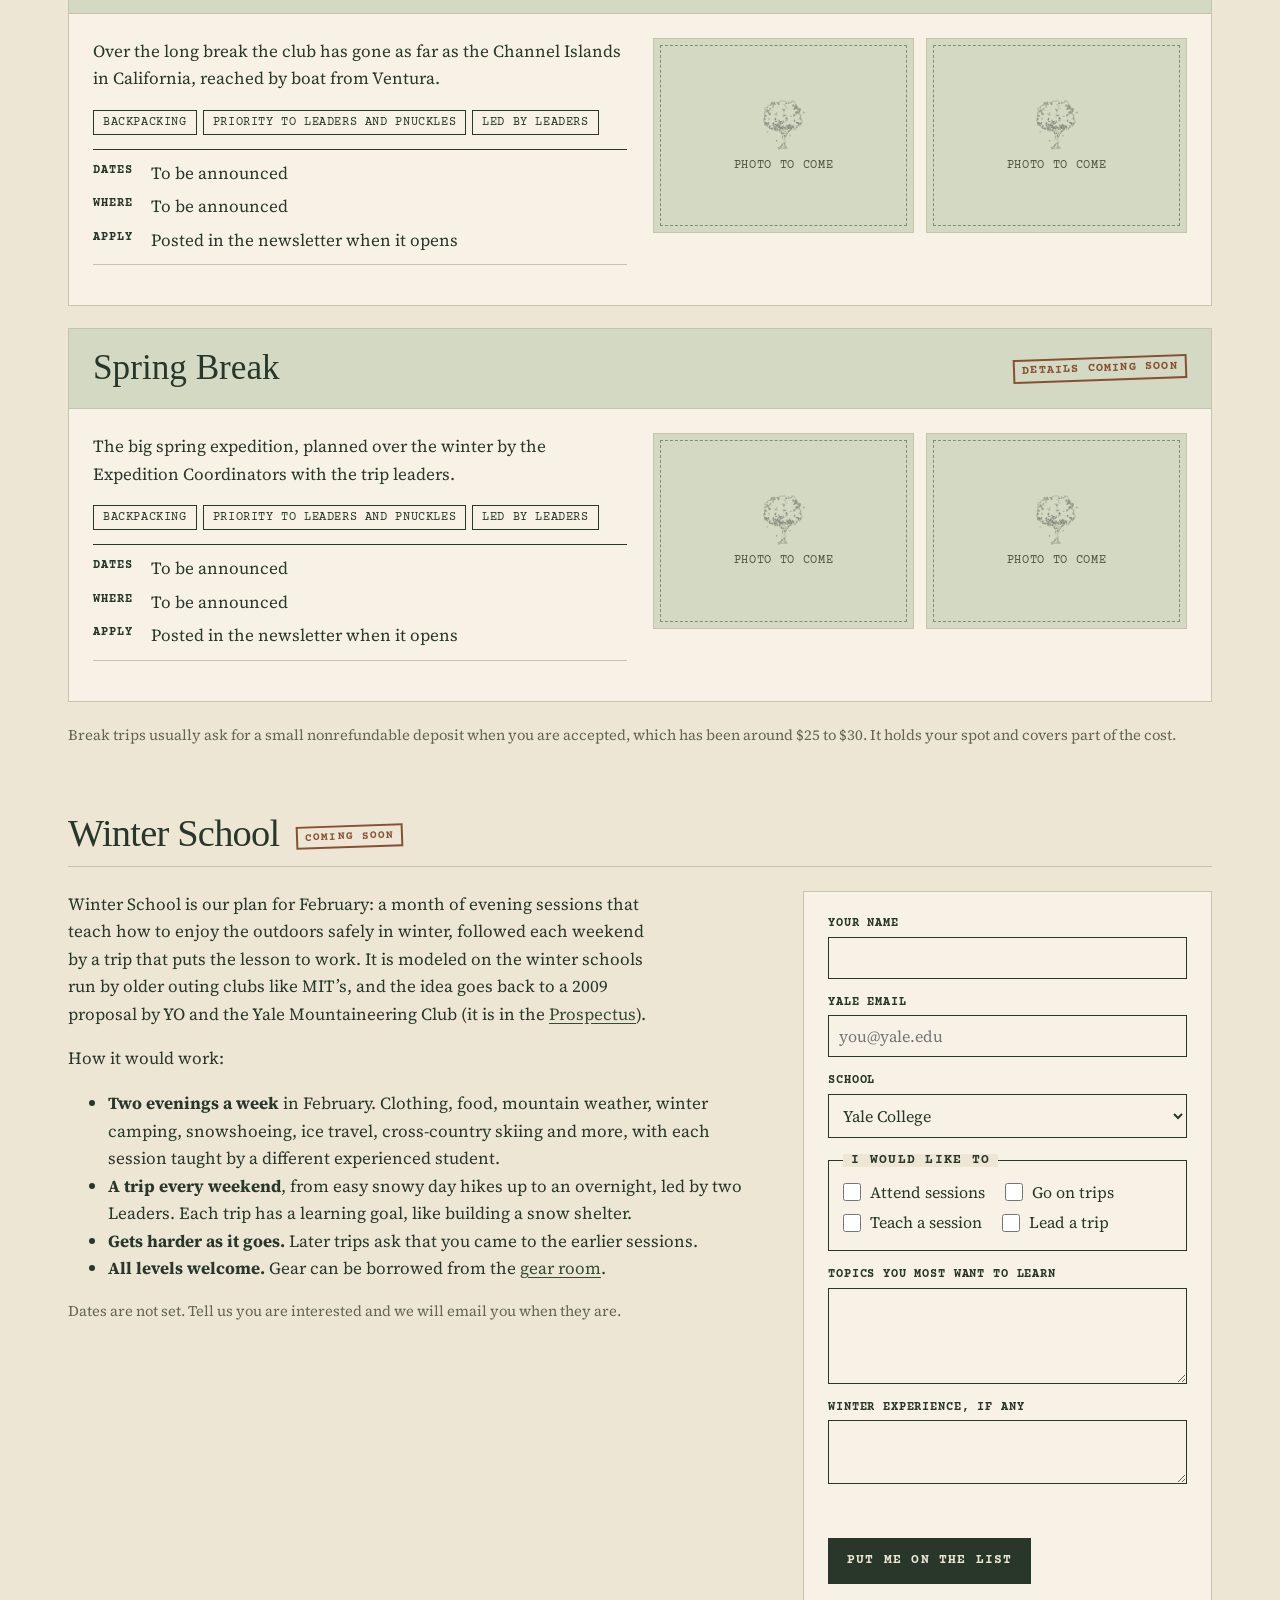
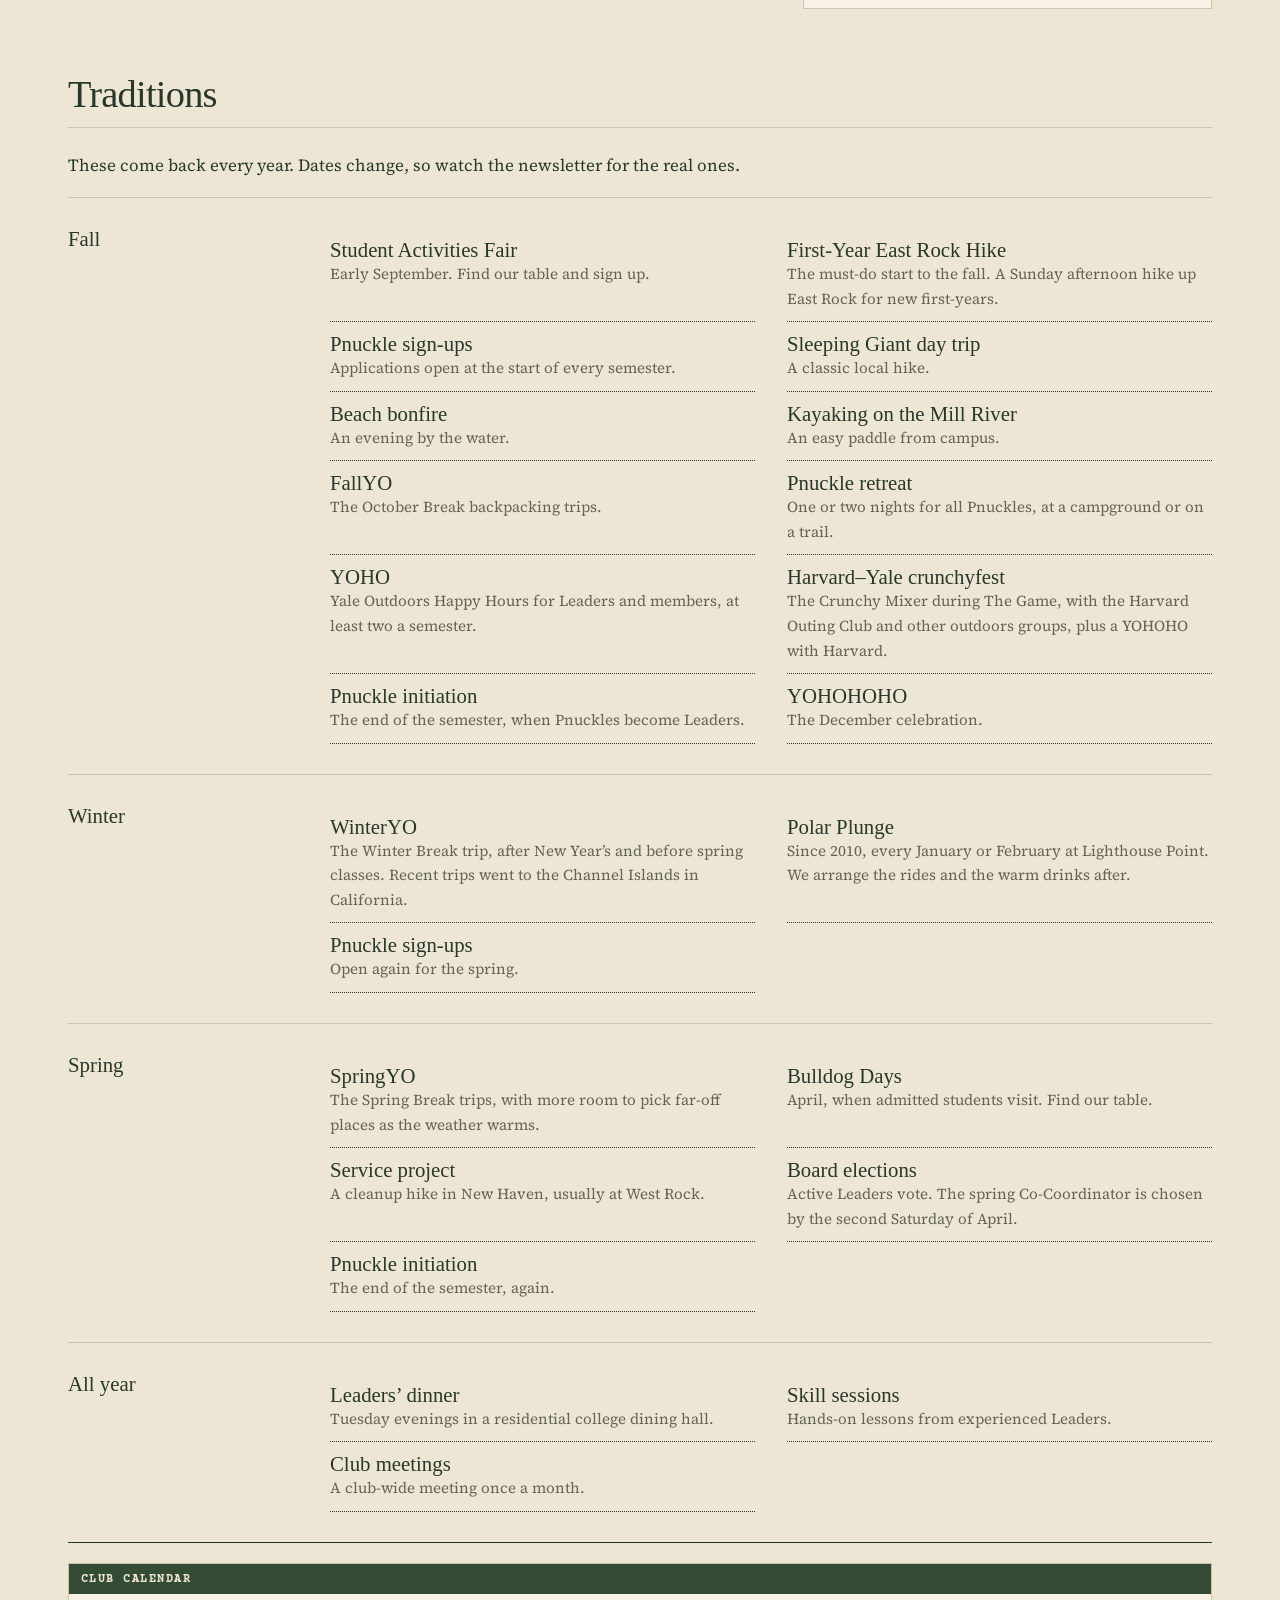
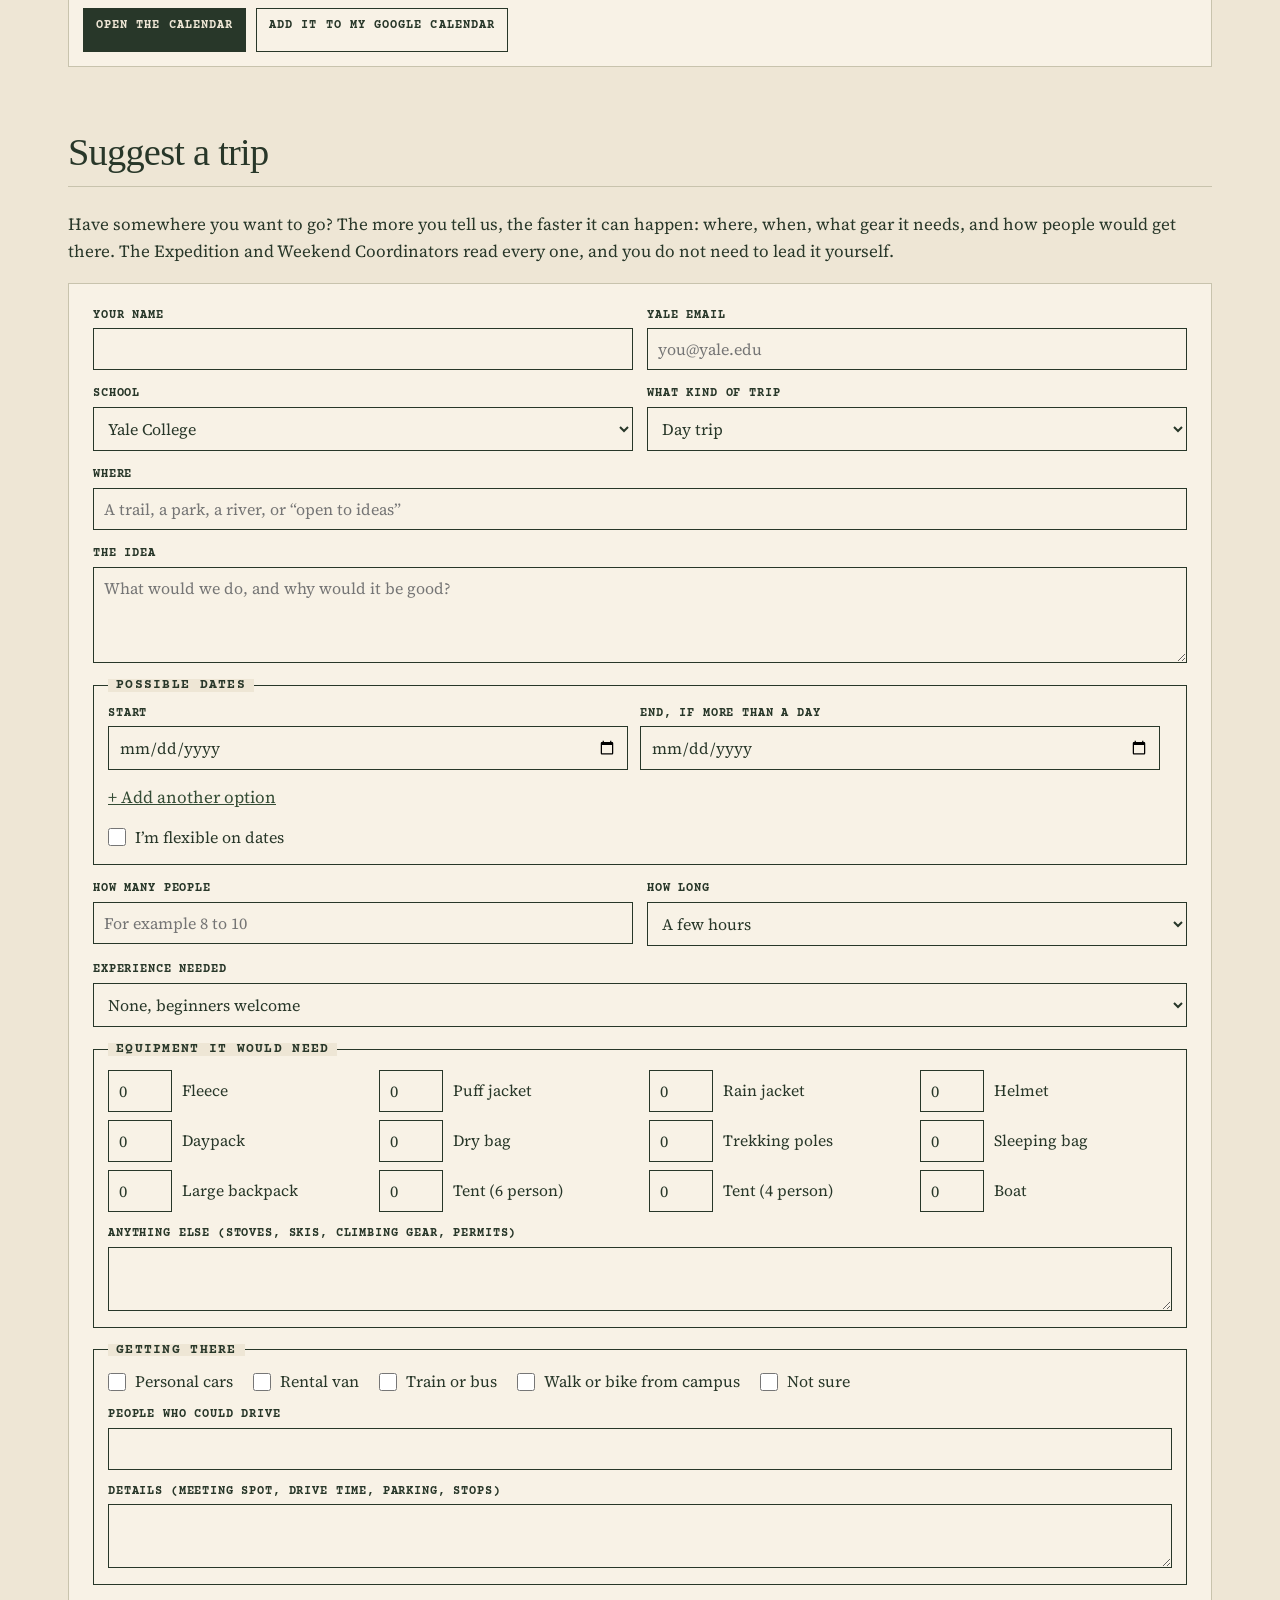
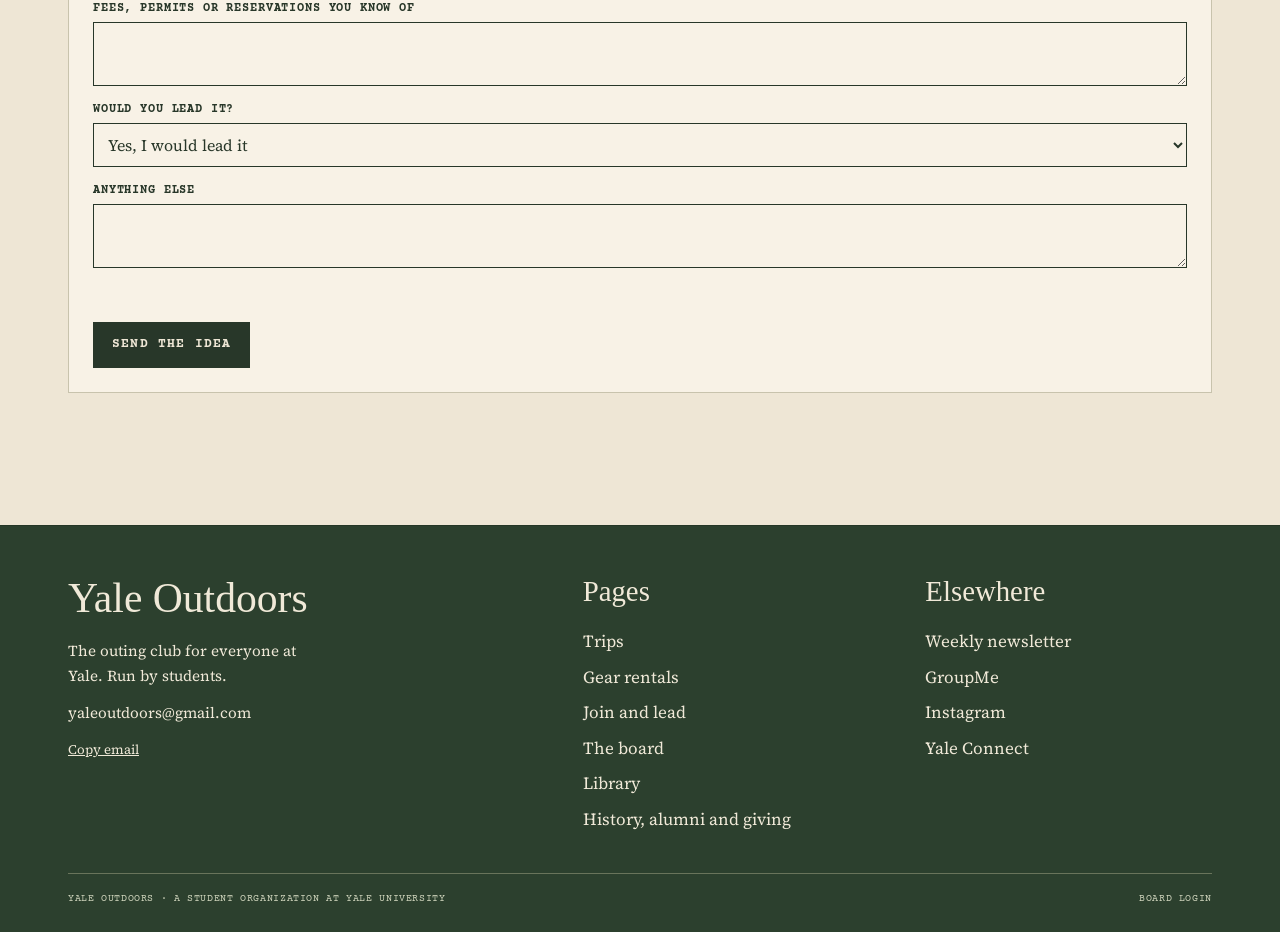
<file: site/trips.html>
<!doctype html>
<html lang="en">
<head>
<meta charset="utf-8">
<meta name="viewport" content="width=device-width, initial-scale=1, viewport-fit=cover">
<title>Trips · Yale Outdoors</title>
<meta name="description" content="Weekend trips, October, Winter and Spring Break expeditions, Winter School, and a form to suggest a trip.">
<link rel="icon" href="img/favicon.png">
<link rel="preconnect" href="https://fonts.googleapis.com"><link rel="preconnect" href="https://fonts.gstatic.com" crossorigin>
<link href="https://fonts.googleapis.com/css2?family=Courier+Prime:wght@400;700&family=IM+Fell+English:ital@0;1&family=Source+Serif+4:ital,opsz,wght@0,8..60,400;0,8..60,600;1,8..60,400&display=swap" rel="stylesheet">
<link rel="stylesheet" href="style.css">
</head>
<body class="trips-page">
<a class="skip" href="#main">Skip to content</a>
<header class="top"><div class="wrap">
<div class="strap"><span>New Haven, Connecticut</span><span>Outdoors at Yale since 1936</span></div>
<button type="button" class="menu" id="menuBtn" aria-expanded="false" aria-controls="nav">Menu <span aria-hidden="true">+</span></button>
<nav class="nav" id="nav" aria-label="Main"><a href="index.html">Home</a><a href="trips.html" aria-current="page">Trips</a><a href="gear.html">Gear</a><a href="join.html">Join</a><a href="people.html">People</a><a href="library.html">Library</a><a href="history.html">History</a></nav>
</div></header>
<main id="main"><div class="wrap">
<div class="title"><h1>Trips</h1><p>Day trips most weeks, three break expeditions a year, and room for your idea.</p></div>
<section>
<h2>Weekend trips</h2>
<div class="cols weekend-layout">
<div>
<p>Most weeks in term there is something to join: a hike up Sleeping Giant, East Rock or West Rock, a paddle on the Mill River, a beach bonfire, a farm visit. They are planned by the Weekend Coordinators and the Leaders, announced in the weekly newsletter, and open to everyone. Nobody is expected to know anything beforehand. Beginners are the point.</p>
</div>
<div class="box"><div class="bar">Coming up</div><div class="in"><div id="upcoming" aria-live="polite"><p class="muted">Loading upcoming events…</p></div></div></div>
</div>
</section>

<section id="breaks">
<h2>Break expeditions</h2>
<p>Three times a year the club goes further: backpacking trips over October, Winter and Spring Break, often to National Parks. They are the biggest thing we do. Details go out in the newsletter, and applications open there first. Leaders and Pnuckles get priority on sign-ups.</p>
<p>No one should have to skip a trip because of a financial burden. Trips are budgeted by the Treasurers and funded in part by Yale grants, and financial aid is available.</p>

<article class="trip" id="october">
<div class="hd"><h3>October Break</h3><span class="stamp" data-trip-status="october">Details coming soon</span></div>
<div class="bd">
<div>
<p>A long weekend in the mountains while the leaves are turning. Past October Break trips have been backpacking trips in the Northeast.</p>
<ul class="chips"><li>Backpacking</li><li>Priority to Leaders and Pnuckles</li><li>Led by Leaders</li></ul>
<dl class="deflist">
<dt>Dates</dt><dd data-trip-dates="october">To be announced</dd>
<dt>Where</dt><dd data-trip-dest="october">To be announced</dd>
<dt>Apply</dt><dd data-trip-apply="october">Posted in the newsletter when it opens</dd>
</dl>
<p class="small muted" data-trip-notes="october"></p>
</div>
<div class="photos2" style="display:grid;grid-template-columns:repeat(2,minmax(0,1fr));gap:12px;align-content:start">
<figure class="slot" data-slot="october-1" data-alt="October Break photograph" data-cap=""><div class="mat"><div class="empty"><img src="img/tree-black.png" alt=""><span>Photo to come</span></div></div><figcaption></figcaption><div class="tools"></div></figure>
<figure class="slot" data-slot="october-2" data-alt="October Break photograph" data-cap=""><div class="mat"><div class="empty"><img src="img/tree-black.png" alt=""><span>Photo to come</span></div></div><figcaption></figcaption><div class="tools"></div></figure>
</div>
</div>
</article>

<article class="trip" id="winter">
<div class="hd"><h3>Winter Break</h3><span class="stamp" data-trip-status="winter">Details coming soon</span></div>
<div class="bd">
<div>
<p>Over the long break the club has gone as far as the Channel Islands in California, reached by boat from Ventura.</p>
<ul class="chips"><li>Backpacking</li><li>Priority to Leaders and Pnuckles</li><li>Led by Leaders</li></ul>
<dl class="deflist">
<dt>Dates</dt><dd data-trip-dates="winter">To be announced</dd>
<dt>Where</dt><dd data-trip-dest="winter">To be announced</dd>
<dt>Apply</dt><dd data-trip-apply="winter">Posted in the newsletter when it opens</dd>
</dl>
<p class="small muted" data-trip-notes="winter"></p>
</div>
<div class="photos2" style="display:grid;grid-template-columns:repeat(2,minmax(0,1fr));gap:12px;align-content:start">
<figure class="slot" data-slot="winter-1" data-alt="Winter Break photograph" data-cap=""><div class="mat"><div class="empty"><img src="img/tree-black.png" alt=""><span>Photo to come</span></div></div><figcaption></figcaption><div class="tools"></div></figure>
<figure class="slot" data-slot="winter-2" data-alt="Winter Break photograph" data-cap=""><div class="mat"><div class="empty"><img src="img/tree-black.png" alt=""><span>Photo to come</span></div></div><figcaption></figcaption><div class="tools"></div></figure>
</div>
</div>
</article>

<article class="trip" id="spring">
<div class="hd"><h3>Spring Break</h3><span class="stamp" data-trip-status="spring">Details coming soon</span></div>
<div class="bd">
<div>
<p>The big spring expedition, planned over the winter by the Expedition Coordinators with the trip leaders.</p>
<ul class="chips"><li>Backpacking</li><li>Priority to Leaders and Pnuckles</li><li>Led by Leaders</li></ul>
<dl class="deflist">
<dt>Dates</dt><dd data-trip-dates="spring">To be announced</dd>
<dt>Where</dt><dd data-trip-dest="spring">To be announced</dd>
<dt>Apply</dt><dd data-trip-apply="spring">Posted in the newsletter when it opens</dd>
</dl>
<p class="small muted" data-trip-notes="spring"></p>
</div>
<div class="photos2" style="display:grid;grid-template-columns:repeat(2,minmax(0,1fr));gap:12px;align-content:start">
<figure class="slot" data-slot="spring-1" data-alt="Spring Break photograph" data-cap=""><div class="mat"><div class="empty"><img src="img/tree-black.png" alt=""><span>Photo to come</span></div></div><figcaption></figcaption><div class="tools"></div></figure>
<figure class="slot" data-slot="spring-2" data-alt="Spring Break photograph" data-cap=""><div class="mat"><div class="empty"><img src="img/tree-black.png" alt=""><span>Photo to come</span></div></div><figcaption></figcaption><div class="tools"></div></figure>
</div>
</div>
</article>
<p class="small muted">Break trips usually ask for a small nonrefundable deposit when you are accepted, which has been around $25 to $30. It holds your spot and covers part of the cost.</p>
</section>

<section id="winterschool">
<h2>Winter School <span class="stamp" style="font-size:.7rem;vertical-align:middle;margin-left:8px">Coming soon</span></h2>
<div class="cols">
<div>
<p>Winter School is our plan for February: a month of evening sessions that teach how to enjoy the outdoors safely in winter, followed each weekend by a trip that puts the lesson to work. It is modeled on the winter schools run by older outing clubs like MIT&rsquo;s, and the idea goes back to a 2009 proposal by YO and the Yale Mountaineering Club (it is in the <a href="prospectus.html">Prospectus</a>).</p>
<p>How it would work:</p>
<ul>
<li><strong>Two evenings a week</strong> in February. Clothing, food, mountain weather, winter camping, snowshoeing, ice travel, cross-country skiing and more, with each session taught by a different experienced student.</li>
<li><strong>A trip every weekend</strong>, from easy snowy day hikes up to an overnight, led by two Leaders. Each trip has a learning goal, like building a snow shelter.</li>
<li><strong>Gets harder as it goes.</strong> Later trips ask that you came to the earlier sessions.</li>
<li><strong>All levels welcome.</strong> Gear can be borrowed from the <a href="gear.html">gear room</a>.</li>
</ul>
<p class="small muted">Dates are not set. Tell us you are interested and we will email you when they are.</p>
</div>
<form class="req" id="wForm" novalidate>
<div class="fields">
<div class="hp" aria-hidden="true"><label>Website<input type="text" id="wHp" tabindex="-1" autocomplete="off"></label></div>
<label for="wName">Your name<input type="text" id="wName" autocomplete="name"></label>
<label for="wMail">Yale email<input type="email" id="wMail" autocomplete="email" placeholder="you@yale.edu"></label>
<label for="wSchool">School<select id="wSchool"><option value="college">Yale College</option><option value="grad">Graduate or professional school</option></select></label>
<fieldset><legend>I would like to</legend><div class="opts">
<label><input type="checkbox" name="wWants" value="Attend sessions"> Attend sessions</label>
<label><input type="checkbox" name="wWants" value="Go on trips"> Go on trips</label>
<label><input type="checkbox" name="wWants" value="Teach a session"> Teach a session</label>
<label><input type="checkbox" name="wWants" value="Lead a trip"> Lead a trip</label></div></fieldset>
<label for="wTopics">Topics you most want to learn<textarea id="wTopics"></textarea></label>
<label for="wExp">Winter experience, if any<textarea id="wExp" style="min-height:64px"></textarea></label>
<p class="msg" id="wMsg" role="alert"></p>
<button class="btn solid" type="submit">Put me on the list</button>
</div>
<div id="wOut"></div>
</form>
</div>
</section>

<section id="traditions">
<h2>Traditions</h2>
<p>These come back every year. Dates change, so watch the newsletter for the real ones.</p>
<div style="border-bottom:1px solid var(--ink)"><div class="grp"><div><h3>Fall</h3></div><ul class="trad"><li><b>Student Activities Fair</b><span>Early September. Find our table and sign up.</span></li><li><b>First-Year East Rock Hike</b><span>The must-do start to the fall. A Sunday afternoon hike up East Rock for new first-years.</span></li><li><b>Pnuckle sign-ups</b><span>Applications open at the start of every semester.</span></li><li><b>Sleeping Giant day trip</b><span>A classic local hike.</span></li><li><b>Beach bonfire</b><span>An evening by the water.</span></li><li><b>Kayaking on the Mill River</b><span>An easy paddle from campus.</span></li><li><b>FallYO</b><span>The October Break backpacking trips.</span></li><li><b>Pnuckle retreat</b><span>One or two nights for all Pnuckles, at a campground or on a trail.</span></li><li><b>YOHO</b><span>Yale Outdoors Happy Hours for Leaders and members, at least two a semester.</span></li><li><b>Harvard&ndash;Yale crunchyfest</b><span>The Crunchy Mixer during The Game, with the Harvard Outing Club and other outdoors groups, plus a YOHOHO with Harvard.</span></li><li><b>Pnuckle initiation</b><span>The end of the semester, when Pnuckles become Leaders.</span></li><li><b>YOHOHOHO</b><span>The December celebration.</span></li></ul></div><div class="grp"><div><h3>Winter</h3></div><ul class="trad"><li><b>WinterYO</b><span>The Winter Break trip, after New Year&rsquo;s and before spring classes. Recent trips went to the Channel Islands in California.</span></li><li><b>Polar Plunge</b><span>Since 2010, every January or February at Lighthouse Point. We arrange the rides and the warm drinks after.</span></li><li><b>Pnuckle sign-ups</b><span>Open again for the spring.</span></li></ul></div><div class="grp"><div><h3>Spring</h3></div><ul class="trad"><li><b>SpringYO</b><span>The Spring Break trips, with more room to pick far-off places as the weather warms.</span></li><li><b>Bulldog Days</b><span>April, when admitted students visit. Find our table.</span></li><li><b>Service project</b><span>A cleanup hike in New Haven, usually at West Rock.</span></li><li><b>Board elections</b><span>Active Leaders vote. The spring Co-Coordinator is chosen by the second Saturday of April.</span></li><li><b>Pnuckle initiation</b><span>The end of the semester, again.</span></li></ul></div><div class="grp"><div><h3>All year</h3></div><ul class="trad"><li><b>Leaders&rsquo; dinner</b><span>Tuesday evenings in a residential college dining hall.</span></li><li><b>Skill sessions</b><span>Hands-on lessons from experienced Leaders.</span></li><li><b>Club meetings</b><span>A club-wide meeting once a month.</span></li></ul></div></div>
<div id="calEmbed" hidden style="margin-top:20px"></div>
</section>

<section id="suggest">
<h2>Suggest a trip</h2>
<p>Have somewhere you want to go? The more you tell us, the faster it can happen: where, when, what gear it needs, and how people would get there. The Expedition and Weekend Coordinators read every one, and you do not need to lead it yourself.</p>
<form class="req" id="sForm" novalidate>
<div class="fields">
<div class="hp" aria-hidden="true"><label>Website<input type="text" id="sHp" tabindex="-1" autocomplete="off"></label></div>
<div class="two">
<label for="sName">Your name<input type="text" id="sName" autocomplete="name"></label>
<label for="sMail">Yale email<input type="email" id="sMail" autocomplete="email" placeholder="you@yale.edu"></label>
</div>
<div class="two">
<label for="sSchool">School<select id="sSchool"><option value="college">Yale College</option><option value="grad">Graduate or professional school</option></select></label>
<label for="sKind">What kind of trip<select id="sKind"><option>Day trip</option><option>Weekend trip</option><option>October Break trip</option><option>Winter Break trip</option><option>Spring Break trip</option><option>Skill session</option><option>Something else</option></select></label>
</div>
<label for="sWhere">Where<input type="text" id="sWhere" placeholder="A trail, a park, a river, or &ldquo;open to ideas&rdquo;"></label>
<label for="sIdea">The idea<textarea id="sIdea" placeholder="What would we do, and why would it be good?"></textarea></label>
<fieldset><legend>Possible dates</legend>
<div id="dateRows" style="display:grid;gap:10px"></div>
<div><button type="button" class="lnk" id="addDate">+ Add another option</button></div>
<label class="check"><input type="checkbox" id="sFlex"> I&rsquo;m flexible on dates</label></fieldset>
<div class="two">
<label for="sGroup">How many people<input type="text" id="sGroup" placeholder="For example 8 to 10"></label>
<label for="sLength">How long<select id="sLength"><option>A few hours</option><option>A day</option><option>An overnight</option><option>A weekend</option><option>A break trip, several days</option></select></label>
</div>
<label for="sExp">Experience needed<select id="sExp"><option>None, beginners welcome</option><option>Some experience helps</option><option>Experienced only</option></select></label>
<fieldset><legend>Equipment it would need</legend>
<div class="eq" id="eqGrid"></div>
<label for="sEqOther">Anything else (stoves, skis, climbing gear, permits)<textarea id="sEqOther" style="min-height:64px"></textarea></label></fieldset>
<fieldset><legend>Getting there</legend>
<div class="opts" id="trModes">
<label><input type="checkbox"> Personal cars</label><label><input type="checkbox"> Rental van</label><label><input type="checkbox"> Train or bus</label><label><input type="checkbox"> Walk or bike from campus</label><label><input type="checkbox"> Not sure</label></div>
<label for="sDrivers">People who could drive<input type="number" id="sDrivers" min="0" max="20" inputmode="numeric"></label>
<label for="sTrip">Details (meeting spot, drive time, parking, stops)<textarea id="sTrip" style="min-height:64px"></textarea></label></fieldset>
<label for="sCosts">Fees, permits or reservations you know of<textarea id="sCosts" style="min-height:64px"></textarea></label>
<label for="sLead">Would you lead it?<select id="sLead"><option>Yes, I would lead it</option><option>I would help lead it</option><option>No, I just want it to happen</option><option>I&rsquo;m not a Leader yet, but I&rsquo;d like to be</option></select></label>
<label for="sNotes">Anything else<textarea id="sNotes" style="min-height:64px"></textarea></label>
<p class="msg" id="sMsg" role="alert"></p>
<button class="btn solid" type="submit">Send the idea</button>
</div>
<div id="sOut"></div>
</form>
</section>



</div></main>
<footer class="foot"><div class="wrap">
<div class="grid">
<div><h4>Yale Outdoors</h4>
<p>The outing club for everyone at Yale. Run by students.</p>
<p><a href="mailto:yaleoutdoors@gmail.com">yaleoutdoors@gmail.com</a></p>
<p><button type="button" class="lnk small" id="copyClub">Copy email</button></p></div>
<div><h4>Pages</h4><a href="trips.html">Trips</a><a href="gear.html">Gear rentals</a><a href="join.html">Join and lead</a><a href="people.html">The board</a><a href="library.html">Library</a><a href="history.html">History, alumni and giving</a></div>
<div><h4>Elsewhere</h4><a href="https://forms.gle/SaASJQefPbpXcXjK9">Weekly newsletter</a><a href="https://tinyurl.com/ycyogroupme">GroupMe</a><a href="https://www.instagram.com/yaleoutdoors/">Instagram</a><a href="https://yaleconnect.yale.edu/YCYO/club_signup">Yale Connect</a></div>
</div>
<div class="gate" id="gate" hidden><form id="gateForm" autocomplete="off"><label for="gateKey">Board key<input type="password" id="gateKey" autocomplete="off"></label>
<div class="row" style="margin-top:10px"><button type="submit" class="btn sm solid">Turn on editing</button></div><p class="small muted" id="gateMsg" style="margin:8px 0 0"></p></form></div>
<div class="mini"><span>Yale Outdoors &middot; a student organization at Yale University</span><span><a href="#" id="gateBtn">Board login</a> </span></div>
</div></footer>
<script src="content.js"></script>
<script src="site.js"></script>
</body>
</html>
</file>
<file: site/style.css>
/* Yale Outdoors site. Plain paper, ink rules and a pen-and-ink logo, in the manner of an old outing-club bulletin. */
:root{
  --paper:#eee6d5; --sheet:#f8f2e6; --ink:#283729; --muted:#636452;
  --soft:#c8c3ad; --pine:#344c35; --rust:#875035; --link:#344c35; --ontext:#f8f2e6;
  --sage:#d4d9c3; --bark:#625440; color-scheme:light;
  --grain:.045; --logo-filter:none;
  --display:"IM Fell English","Iowan Old Style","Palatino Linotype",Georgia,serif;
  --body:"Source Serif 4","Iowan Old Style",Georgia,"Times New Roman",serif;
  --label:"Courier Prime","Courier New",Courier,monospace;
}
:root[data-theme="dark"]{
  --paper:#15130F; --sheet:#1C1A15; --ink:#EEE6D1; --muted:#B5AB91;
  --soft:#3B372C; --pine:#9DBF88; --rust:#E4905F; --link:#B9D8A4; --ontext:#15130F;
  --grain:.04; --logo-filter:invert(1);
  color-scheme:dark;
}
*,*::before,*::after{box-sizing:border-box}
[hidden]{display:none!important}
html{scroll-padding-top:16px;-webkit-text-size-adjust:100%}
body{margin:0;background:var(--paper);color:var(--ink);font:400 1.0625rem/1.62 var(--body);position:relative}
body::before{content:"";position:fixed;inset:0;pointer-events:none;z-index:0;opacity:var(--grain);
  background-image:url("data:image/svg+xml;utf8,<svg xmlns='http://www.w3.org/2000/svg' width='220' height='220'><filter id='n'><feTurbulence type='fractalNoise' baseFrequency='.9' numOctaves='2' stitchTiles='stitch'/><feColorMatrix values='0 0 0 0 0.25  0 0 0 0 0.2  0 0 0 0 0.1  0 0 0 .9 0'/></filter><rect width='100%' height='100%' filter='url(%23n)'/></svg>")}
body>*{position:relative;z-index:1}
h1,h2,h3,h4{font-family:var(--display);font-weight:400;margin:0;line-height:1.1;text-wrap:balance}
h1{font-size:clamp(3.2rem,7vw,5.6rem);letter-spacing:-.04em}
h2{font-size:clamp(1.8rem,3vw,2.6rem);letter-spacing:-.02em;border-bottom:1px solid var(--soft);padding-bottom:12px;margin:0 0 24px}
h3{font-size:1.3rem}
p{margin:0 0 1em;max-width:66ch}
a{color:var(--link);text-underline-offset:3px}
a:hover{color:var(--rust)}
:focus-visible{outline:2px solid var(--rust);outline-offset:2px}
img{max-width:100%}
.wrap{width:100%;max-width:1200px;margin-inline:auto;padding-left:max(28px,env(safe-area-inset-left,0px));padding-right:max(28px,env(safe-area-inset-right,0px))}
.skip{position:absolute;left:-9999px;top:6px;background:var(--ink);color:var(--paper);padding:6px 12px;z-index:30}
.skip:focus{left:8px}
.lab{font-family:var(--label);font-size:.78rem;letter-spacing:.09em;text-transform:uppercase}
.muted{color:var(--muted)}
.small{font-size:.92rem}
.stamp{display:inline-block;font:700 .75rem/1 var(--label);letter-spacing:.1em;text-transform:uppercase;border:2px solid var(--rust);color:var(--rust);padding:4px 7px;transform:rotate(-2deg)}

/* Shared masthead */
.top{padding:0;border-bottom:1px solid var(--soft)}
.top>.wrap{display:grid;grid-template-columns:1fr;align-items:center;gap:0 24px}
.strap{grid-column:1/-1;display:flex;justify-content:space-between;gap:12px;padding:12px 0 10px;border-bottom:1px solid var(--soft);font:400 .66rem/1.4 var(--label);letter-spacing:.1em;text-transform:uppercase;color:var(--muted)}
.mast{display:block;padding:12px 0;line-height:0;width:156px}
.mast img{width:100%;height:auto;filter:var(--logo-filter)}
.nav{display:flex;justify-content:center;padding:16px 0;gap:4px;align-items:center;font:700 .76rem/1.2 var(--label);text-transform:uppercase;letter-spacing:.06em}
.nav a{display:block;padding:12px 15px;text-decoration:none;color:var(--ink);border-radius:2px;transition:background .18s,color .18s}
.nav a:hover{background:var(--sage);color:var(--ink)}
.nav a[aria-current="page"]{background:var(--pine);color:var(--sheet)}
.menu{display:none}

/* page */
main{padding:48px 0 68px}
.title{margin-bottom:48px;padding:16px 0 32px;border-bottom:1px solid var(--ink)}
.title p{font:400 1.2rem/1.45 var(--body);color:var(--muted);margin:10px 0 0;max-width:60ch}
section{margin:0 0 64px}
.cols{display:grid;grid-template-columns:minmax(0,1.7fr) minmax(0,1fr);gap:28px 40px;align-items:start}
.cols.even{grid-template-columns:minmax(0,1fr) minmax(0,1fr)}
.lede{font:italic 400 clamp(1.35rem,3vw,1.7rem)/1.4 var(--display);margin:0 0 .8em;max-width:34em}
.row{display:flex;gap:10px 12px;flex-wrap:wrap;align-items:center}

/* buttons and links */
.btn{display:inline-block;font:700 .82rem/1.2 var(--label);letter-spacing:.09em;text-transform:uppercase;text-decoration:none;color:var(--ink);background:transparent;border:1px solid var(--ink);padding:14px 18px;cursor:pointer;border-radius:0}
.btn:hover{background:var(--ink);color:var(--paper)}
.btn.solid{background:var(--ink);color:var(--paper)}
.btn.solid:hover{background:var(--pine);border-color:var(--pine);color:var(--ontext)}
.btn.sm{padding:10px 12px;font-size:.74rem}
.btn[disabled]{opacity:.4;cursor:not-allowed}
.btn[disabled]:hover{background:transparent;color:var(--ink)}
.lnk{background:none;border:0;padding:0;font:inherit;color:var(--link);text-decoration:underline;cursor:pointer}

/* boxes */
.box{border:1px solid var(--soft);background:var(--sheet)}
.box>.bar{background:var(--pine);color:var(--paper);font:700 .78rem/1 var(--label);letter-spacing:.12em;text-transform:uppercase;padding:9px 12px}
.box>.in{padding:14px 14px 4px}
.board-list{list-style:none;margin:0;padding:0}
.board-list li{display:grid;grid-template-columns:76px minmax(0,1fr);gap:10px;padding:9px 0;border-bottom:1px dotted var(--ink)}
.board-list li:last-child{border-bottom:0}
.board-list .d{font:700 .78rem/1.5 var(--label);text-transform:uppercase;letter-spacing:.04em}
.board-list b{font-weight:600}
.board-list .t{font-size:.9rem;color:var(--muted);display:block}
.note-line{font-size:.88rem;color:var(--muted);padding:0 14px 12px}

/* contents list with dotted leaders */
.toc{list-style:none;margin:0;padding:0}
.toc li{border-bottom:1px dotted var(--ink)}
.toc a{display:grid;grid-template-columns:170px minmax(0,1fr);gap:4px 16px;align-items:baseline;padding:12px 2px;text-decoration:none;color:var(--ink)}
.toc b{font:400 1.45rem/1.1 var(--display)}
.toc span{color:var(--muted);font-size:.95rem}
.toc a:hover b{color:var(--rust);text-decoration:underline}

/* photographs */
.slot{margin:0;position:relative}
.slot .mat{position:relative;border:1px solid var(--soft);background:var(--sage);padding:6px;aspect-ratio:4/3}
.slot.tall .mat{aspect-ratio:3/4}
.slot.wide .mat{aspect-ratio:16/9}
.slot.round .mat{aspect-ratio:1/1;padding:3px;border-radius:50%;overflow:hidden}
.slot img.pic{width:100%;height:100%;object-fit:cover;display:block}
.slot .empty{position:absolute;inset:6px;border:1px dashed #828d72;display:flex;flex-direction:column;align-items:center;justify-content:center;gap:6px;text-align:center;font:400 .72rem/1.35 var(--label);letter-spacing:.06em;text-transform:uppercase;color:var(--muted);padding:8px}
.slot .empty img{width:54px;height:54px;object-fit:contain;opacity:.4;filter:var(--logo-filter)}
.slot .empty{color:#4d553e}
.slot.round .empty{inset:3px;border-radius:50%}
.slot.round .empty img{width:24px;height:24px}
.slot.round .empty span{display:none}
.slot.has .empty{display:none}
.slot figcaption{font:italic 400 .92rem/1.35 var(--body);color:var(--muted);padding-top:6px;min-height:1.4em}
.slot .tools{display:none;gap:6px;flex-wrap:wrap;margin-top:6px}
body.editing .slot .tools{display:flex}
body.editing .slot .mat{outline:2px dashed var(--rust);outline-offset:2px}
.slot.round figcaption{display:none}
.slot .tools input[type=file]{display:none}
.photos3{display:grid;grid-template-columns:repeat(3,minmax(0,1fr));gap:14px}
.photos4{display:grid;grid-template-columns:repeat(4,minmax(0,1fr));gap:12px}
.editbar{position:sticky;top:env(safe-area-inset-top,0px);z-index:12;background:var(--rust);color:#fff;font:700 .78rem/1.4 var(--label);letter-spacing:.06em;text-transform:uppercase;padding:8px 0}
.editbar .wrap{display:flex;gap:8px 16px;flex-wrap:wrap;align-items:center;justify-content:space-between}
.editbar button{font:inherit;color:#fff;background:none;border:1px solid #fff;padding:4px 9px;cursor:pointer;text-transform:inherit}

/* forms */
label{display:block;font:700 .76rem/1.3 var(--label);letter-spacing:.07em;text-transform:uppercase}
input[type=text],input[type=email],input[type=date],input[type=number],input[type=password],select,textarea{display:block;width:100%;margin-top:5px;padding:9px 10px;font:400 1rem var(--body);letter-spacing:0;text-transform:none;color:var(--ink);background:var(--sheet);border:1px solid var(--ink);border-radius:0}
select{appearance:auto}
input:focus,select:focus,textarea:focus{outline:2px solid var(--rust);outline-offset:1px}
textarea{min-height:96px;resize:vertical}
fieldset{border:1px solid var(--ink);margin:0;padding:14px 14px 16px;min-width:0;display:grid;gap:14px}
legend{font:700 .8rem/1 var(--label);letter-spacing:.1em;text-transform:uppercase;padding:0 8px;background:var(--paper)}
.fields{display:grid;gap:16px}
.two{display:grid;grid-template-columns:repeat(2,minmax(0,1fr));gap:14px}
.check,.opts label{display:flex;gap:9px;align-items:center;font:400 1rem/1.4 var(--body);letter-spacing:0;text-transform:none}
.check input,.opts input{width:18px;height:18px;margin:0;accent-color:var(--pine);flex:none}
.opts{display:flex;flex-wrap:wrap;gap:8px 20px}
.eq{display:grid;grid-template-columns:repeat(auto-fit,minmax(220px,1fr));gap:8px 18px}
.eq label{display:grid;grid-template-columns:64px minmax(0,1fr);gap:10px;align-items:center;font:400 .98rem/1.3 var(--body);letter-spacing:0;text-transform:none}
.eq input{margin:0}
.dr{display:grid;grid-template-columns:minmax(0,1fr) minmax(0,1fr) auto;gap:12px;align-items:end}
.hp{position:absolute;left:-9999px;width:1px;height:1px;opacity:0}
.msg{margin:0;min-height:1.3em;font-weight:600}
.out{border:2px solid var(--ink);background:var(--sheet);padding:16px;display:grid;gap:12px;margin-top:16px}
.out h3{font-size:1.5rem}
.out p{margin:0}
.out textarea{min-height:170px;font-size:.9rem}

/* tables */
.tbl{width:100%;border-collapse:collapse;font-size:.98rem}
.tbl th,.tbl td{text-align:left;vertical-align:top;padding:9px 10px;border-bottom:1px solid var(--soft)}
.tbl thead th{font:700 .74rem/1.2 var(--label);letter-spacing:.1em;text-transform:uppercase;border-bottom:2px solid var(--ink);background:var(--sheet)}
.tbl th[scope=row]{font-weight:600;white-space:nowrap}
.scroll{overflow-x:auto;border:1px solid var(--ink);background:var(--sheet)}
.scroll .tbl{min-width:560px}
.deflist{display:grid;grid-template-columns:max-content minmax(0,1fr);gap:6px 18px;margin:0 0 16px;border-top:1px solid var(--ink);border-bottom:1px solid var(--soft);padding:10px 0}
.deflist dt{font:700 .78rem/1.7 var(--label);letter-spacing:.08em;text-transform:uppercase}
.deflist dd{margin:0}

/* trip entries */
.trip{border:1px solid var(--ink);background:var(--sheet);margin-bottom:22px}
.trip>.hd{display:flex;justify-content:space-between;align-items:center;gap:10px;flex-wrap:wrap;padding:10px 14px;border-bottom:1px solid var(--ink)}
.trip>.hd h3{font-size:1.7rem}
.trip>.bd{display:grid;grid-template-columns:minmax(0,1fr) minmax(0,1fr);gap:18px 26px;padding:16px 14px}
.chips{list-style:none;margin:0 0 14px;padding:0;display:flex;flex-wrap:wrap;gap:6px}
.chips li{border:1px solid var(--ink);padding:3px 9px;font:400 .76rem/1.4 var(--label);letter-spacing:.05em;text-transform:uppercase}

/* year table */
.year td:first-child{white-space:nowrap;font:700 .78rem/1.6 var(--label);letter-spacing:.08em;text-transform:uppercase;width:92px}
.year ul{margin:0;padding-left:1.1em}
.year li{margin-bottom:3px}

.trad{list-style:none;margin:0;padding:0;display:grid;grid-template-columns:repeat(2,minmax(0,1fr));gap:0 32px;align-content:start}
.trad li{padding:10px 0;border-bottom:1px dotted var(--ink)}
.trad b{display:block;font:400 1.3rem/1.15 var(--display)}
.trad span{color:var(--muted);font-size:.95rem;display:block}
.mrow{display:grid;grid-template-columns:minmax(0,1fr) 72px 110px;gap:10px 12px;align-items:center;padding-bottom:12px;border-bottom:1px dotted var(--ink)}
.mrow:last-child{border-bottom:0;padding-bottom:0}
.mrow .nm{display:flex;gap:9px;align-items:flex-start;font:400 1.05rem/1.35 var(--body);letter-spacing:0;text-transform:none}
.mrow .nm input{width:18px;height:18px;margin:3px 0 0;accent-color:var(--pine);flex:none}
.mrow .nm b{font:400 1.3rem/1.1 var(--display);display:block}
.mrow .nm small{color:var(--muted);font-size:.9rem}
.mrow select,.mrow input[type=number]{margin-top:0}
.mrow[data-off] select,.mrow[data-off] input[type=number]{opacity:.4}
.cols.stretch{align-items:stretch}
.calbox{position:relative;min-height:260px;display:flex;flex-direction:column}
.calbox .agwrap{position:relative;flex:1;min-height:0}
.calbox .agenda{position:absolute;inset:0;overflow-y:auto;padding:0 14px}
.calbox .calstrip{display:flex;gap:6px 16px;padding:8px 12px;border-top:1px solid var(--ink);font:700 .74rem/1.3 var(--label);letter-spacing:.08em;text-transform:uppercase}
.calbtns{display:flex;gap:8px 10px;flex-wrap:wrap;padding:14px}
/* ladder */
.ladder{border:1px solid var(--ink)}
.rung{display:grid;grid-template-columns:150px minmax(0,1fr) minmax(0,1fr);gap:8px 24px;padding:18px 16px;border-bottom:1px solid var(--ink);background:var(--sheet)}
.rung:last-child{border-bottom:0}
.rung h3{font-size:1.8rem}
.rung .who{font:700 .74rem/1.5 var(--label);letter-spacing:.08em;text-transform:uppercase;color:var(--rust);display:block;margin-top:4px}
.rung ul{margin:0;padding-left:1.1em}
.rung li{margin-bottom:4px}
.rung h4{font:700 .74rem/1.2 var(--label);letter-spacing:.1em;text-transform:uppercase;margin:0 0 6px;color:var(--muted)}

/* gear */
.gi{list-style:none;padding:12px 0;border-bottom:1px dotted var(--ink);display:grid;grid-template-columns:minmax(0,1fr) auto;gap:6px 14px;align-items:center}
.boardlist{list-style:none;margin:0;padding:0;border-top:1px solid var(--ink)}
.gi b{font:400 1.3rem/1.1 var(--display)}
.gi .free{font:400 .78rem var(--label);letter-spacing:.05em;text-transform:uppercase;color:var(--muted);margin-left:8px;white-space:nowrap}
.meter{grid-column:1 / -1;height:7px;border:1px solid var(--ink);background:transparent}
.meter i{display:block;height:100%;background:var(--pine);width:100%}
.meter i.low{background:var(--rust)}
.req{border:1px solid var(--ink);background:var(--sheet);padding:16px}
.lines{margin:14px 0}
.line{padding:12px 0;border-bottom:1px dotted var(--ink)}
.lh{display:flex;justify-content:space-between;gap:10px;margin-bottom:8px}
.lh b{font:400 1.25rem/1.1 var(--display)}
.lg{display:grid;grid-template-columns:76px minmax(0,1fr) minmax(0,1fr);gap:10px}
.lc{margin:7px 0 0;font-size:.92rem;color:var(--muted)}
.lc s{opacity:.7}
.empty-note{margin:0;padding:10px 0;color:var(--muted);font-style:italic}
.sum{padding:12px 0;margin:4px 0 12px;border-top:2px solid var(--ink)}
.sum strong{font:400 2rem/1 var(--display);margin-right:6px}
.sum s{opacity:.7}
.stickers{display:grid;grid-template-columns:repeat(4,minmax(0,1fr));gap:14px}
.stickers img{width:100%;height:auto;display:block}

/* people */
.grp{display:grid;grid-template-columns:minmax(0,230px) minmax(0,1fr);gap:16px 32px;padding:22px 0;border-top:1px solid var(--ink)}
.grp h3{margin-bottom:6px}
.grp .about{font-size:.95rem;color:var(--muted);margin:0}
.crew{display:grid;grid-template-columns:repeat(2,minmax(0,1fr));gap:20px 26px}
.person{display:grid;grid-template-columns:82px minmax(0,1fr);gap:14px;align-items:start}
.person b{display:block;font:400 1.4rem/1.1 var(--display)}
.person .role{display:block;font:400 .74rem/1.4 var(--label);letter-spacing:.07em;text-transform:uppercase;color:var(--muted);margin:3px 0}
.person a{font-size:.92rem;word-break:break-word}

/* history */
.tl{list-style:none;margin:0;padding:0}
.tl li{display:grid;grid-template-columns:96px minmax(0,1fr);gap:16px;padding:12px 0;border-top:1px solid var(--soft)}
.tl li:last-child{border-bottom:1px solid var(--soft)}
.tl b{font:400 1.7rem/1 var(--display);color:var(--rust)}
.tl p{margin:0}
.roll{columns:2 300px;column-gap:36px;margin:0;padding:0;list-style:none;font-size:.97rem}
.roll li{break-inside:avoid;padding:5px 0;border-bottom:1px dotted var(--soft);display:grid;grid-template-columns:minmax(0,1fr) auto;gap:8px}
.roll span{color:var(--muted);font-size:.86rem;text-align:right}
.give{border:2px solid var(--ink);background:var(--sheet);padding:18px;margin:14px 0}
.zelle{font:700 1.3rem/1.3 var(--label);letter-spacing:.03em;word-break:break-all}

/* reports */
.rep{border-top:1px solid var(--ink);padding:16px 0}
.rep:last-of-type{border-bottom:1px solid var(--ink)}
.rep summary{cursor:pointer;display:grid;grid-template-columns:110px minmax(0,1fr) auto;gap:6px 16px;align-items:baseline;list-style:none}
.rep summary::-webkit-details-marker{display:none}
.rep summary::after{content:"+";font:700 1.2rem var(--label)}
.rep[open] summary::after{content:"\2212"}
.rep summary .d{font:700 .78rem/1.5 var(--label);letter-spacing:.07em;text-transform:uppercase;color:var(--rust)}
.rep summary b{font:400 1.45rem/1.15 var(--display)}
.rep .full{padding:12px 0 2px}

/* docs */
.docs{list-style:none;margin:0 0 8px;padding:0;border-top:1px solid var(--ink)}
.docs li{display:grid;grid-template-columns:minmax(0,1fr) auto;gap:6px 18px;align-items:center;padding:12px 2px;border-bottom:1px dotted var(--ink)}
.docs b{font:400 1.35rem/1.15 var(--display);display:block}
.docs span.d{color:var(--muted);font-size:.93rem}
.legal{max-width:70ch}
.legal h2{margin-top:30px}
.legal h3{font-size:1.25rem;margin:22px 0 6px}
.legal ul{padding-left:1.2em;margin:0 0 1em}
.legal li{margin-bottom:4px}
.legal ul ul{margin-top:4px}

/* Footer */
.foot{background:#2c402e;color:#f0e9d8;padding:48px 0 24px;margin-top:0;border-top:1px solid #253626}
.foot .grid{display:grid;grid-template-columns:minmax(0,1.6fr) repeat(2,minmax(0,1fr));gap:30px 56px}
.foot h4{font:400 1.8rem/1.2 var(--display);margin-bottom:16px}
.foot .grid>div:first-child h4{font-size:2.6rem}
.foot a{display:block;padding:4px 0;color:#f0e9d8;text-decoration:none}
.foot a:hover{text-decoration:underline;color:#d7deba}
.foot p{margin:0 0 8px;font-size:.95rem;max-width:30ch}
.foot .lnk{color:inherit;font-size:.82rem}
.foot .mini{display:flex;justify-content:space-between;gap:10px;flex-wrap:wrap;margin-top:36px;padding-top:18px;border-top:1px solid #69745b;font:400 .65rem/1.5 var(--label);letter-spacing:.06em;text-transform:uppercase;color:#d0d5bd}
.foot .mini a{display:inline;color:inherit}
.foot .gate{color:var(--ink)}
.tree-link{display:inline-block!important;opacity:.55}
.tree-link img{width:22px;height:22px;vertical-align:middle;filter:var(--logo-filter)}
.tree-link:hover{opacity:1}
.gate{border:1px solid var(--ink);background:var(--sheet);padding:12px;margin-top:12px;max-width:420px}

@media (max-width:820px){
  .cols,.cols.even,.trip>.bd,.grp,.foot .grid{grid-template-columns:minmax(0,1fr)}
  .trad{grid-template-columns:minmax(0,1fr)}
  .rung{grid-template-columns:minmax(0,1fr)}
  .toc a{grid-template-columns:minmax(0,1fr)}
  .stickers,.photos4{grid-template-columns:repeat(2,minmax(0,1fr))}
}
@media (max-width:560px){
  .two,.crew{grid-template-columns:minmax(0,1fr)}
  .mrow{grid-template-columns:minmax(0,1fr) 64px 96px}
  .photos3{grid-template-columns:minmax(0,1fr)}
  .lg{grid-template-columns:70px minmax(0,1fr) minmax(0,1fr)}
  .dr{grid-template-columns:minmax(0,1fr) minmax(0,1fr)}
  .dr .lnk{grid-column:1 / -1;justify-self:start}
  .tl li{grid-template-columns:70px minmax(0,1fr);gap:10px}
  .tl b{font-size:1.35rem}
  .gi{grid-template-columns:minmax(0,1fr)}
  .rep summary{grid-template-columns:minmax(0,1fr) auto}
  .rep summary .d{grid-column:1 / -1}
  .docs li{grid-template-columns:minmax(0,1fr)}
  .deflist{grid-template-columns:minmax(0,1fr);gap:0}
  .deflist dd{margin-bottom:8px}
  .board-list li{grid-template-columns:62px minmax(0,1fr)}
  .strap{justify-content:center;text-align:center}
}
/* Home: trail maps, outdoor line sketches, and room for photographs. */
.eyebrow{font:400 .72rem/1.5 var(--label);letter-spacing:.1em;text-transform:uppercase}
.text-link{font:700 .78rem/1.4 var(--label);text-transform:uppercase;letter-spacing:.04em;text-decoration:none;display:inline-flex;gap:16px;align-items:center;padding:10px 0;border-bottom:1px solid currentColor}
.text-link span{font-size:1.2rem}
.home main{padding:0 0 64px}
.hero{display:grid;grid-template-columns:1fr 1.25fr;align-items:center;gap:20px;min-height:610px;padding-top:44px;padding-bottom:68px;margin-bottom:0}
.hero-copy{padding:20px 0;position:relative;z-index:2}
.hero .eyebrow{margin-bottom:22px;color:var(--bark)}
.hero h1{font-size:clamp(3.8rem,7.7vw,6.65rem);line-height:.98;letter-spacing:-.055em;max-width:9ch}
.hero h1 em{font-weight:400;color:var(--pine)}
.hero-intro{max-width:31ch;font-size:1.15rem;line-height:1.5;margin:28px 0}
.hero-actions{gap:18px 24px}
.hero-actions .btn{display:inline-flex;align-items:center;gap:24px}
.hero-art{position:relative;padding:8px 4px 26px;isolation:isolate}
.hero-art::before{content:"";position:absolute;inset:-65px -28px -45px -60px;background:url('img/contours.svg') center/cover;opacity:.12;z-index:-1}
.landscape-sketch{display:block;width:100%;height:auto}
.place-label{position:absolute;bottom:13px;left:16%;font:400 .66rem var(--label);text-transform:uppercase;letter-spacing:.1em;border-bottom:1px solid var(--soft);padding:7px 2px;transform:rotate(-4deg)}
.hero-merch{position:absolute;right:0;top:4%;padding:10px 14px;background:var(--sheet);color:var(--ink);font:700 .7rem var(--label);letter-spacing:.06em;text-transform:uppercase;text-decoration:none;transform:rotate(7deg);border:1px solid var(--soft);box-shadow:3px 3px 0 #28372918}
.hero-merch:hover{transform:rotate(2deg)}
.section-head{display:flex;gap:20px;justify-content:space-between;align-items:baseline;border-top:1px solid var(--ink);padding-top:24px;margin-bottom:28px}
.section-head h2{border:0;padding:0;margin:0}
.section-head>.eyebrow{color:var(--muted)}
.start-section{margin-bottom:80px}
.trail-cards{display:grid;grid-template-columns:repeat(3,minmax(0,1fr));gap:18px;align-items:start}
.trail-card{position:relative;min-width:0;height:310px;perspective:1000px}
.card-turn{position:absolute;inset:0;transform-style:preserve-3d;transition:transform .55s cubic-bezier(.2,.65,.3,1)}
.card-front,.card-back{position:absolute;inset:0;padding:24px;backface-visibility:hidden;-webkit-backface-visibility:hidden;overflow:hidden;background:var(--sage);border:1px solid #7c896b}
.card-front h3,.card-back h3{font-size:2.5rem;letter-spacing:-.03em;position:relative;z-index:1}
.card-number{display:block;font:400 .7rem var(--label);margin-bottom:14px}
.card-front img{position:absolute;width:76%;height:190px;object-fit:contain;bottom:10px;right:10px}
.trail-gear .card-front{background:#d7c6a7;border-color:#a4977e}
.trail-gear .card-front img{width:155px;height:174px;bottom:12px;right:25px}
.trail-join .card-front{background:#e3d9bb;border-color:#b9ad8c}
.trail-join .card-front img{width:84%;height:170px;right:8px;bottom:12px}
.turn-mark{position:absolute;bottom:18px;left:24px;font:400 1.5rem var(--label)}
.card-back{transform:rotateY(180deg);background:var(--pine);color:var(--sheet);display:flex;flex-direction:column;justify-content:center;padding-bottom:68px}
.card-back p{font-size:1.1rem;line-height:1.5;margin:20px 0 0}
.card-go{position:absolute;inset:0;z-index:3;color:var(--ink);font-size:1.5rem;text-decoration:none}
.card-go span{position:absolute;right:16px;bottom:16px;width:44px;height:44px;display:grid;place-items:center;border:1px solid currentColor;background:var(--sheet)}
.card-go:hover{color:var(--rust)}
.trail-card.is-flipped .card-turn{transform:rotateY(180deg)}
.home-happenings{background:var(--pine);color:var(--sheet);display:grid;grid-template-columns:1fr 1.35fr;gap:60px;padding:42px;margin-bottom:80px;position:relative}
.home-happenings::before{content:"";position:absolute;inset:0;background:url('img/contours.svg') left center/cover;filter:brightness(2);opacity:.13;pointer-events:none}
.happenings-intro,.home-happenings .calbox{position:relative}
.happenings-intro h2{font-size:3.7rem;border:0;padding:0;margin:14px 0 20px;letter-spacing:-.04em}
.happenings-intro>p:not(.eyebrow){font-size:1.05rem;max-width:29ch;color:#e0e2ce}
.home-happenings .text-link{color:var(--sheet)}
.home-happenings .calbox{min-height:290px}
.home-happenings .agenda{padding:0;position:static;max-height:330px;overflow:auto}
.home-happenings .board-list li{padding:16px 0;border-bottom:1px solid #778168;gap:14px;grid-template-columns:68px 1fr}
.home-happenings .board-list li:first-child{padding-top:0}
.home-happenings .board-list b{font:400 1.35rem/1.2 var(--display)}
.home-happenings .board-list .d{color:#d5d9b5}
.home-happenings .board-list .t{color:#e0e2ce;font-size:.85rem;margin-top:6px}
.home-happenings .board-list a,.home-happenings .calstrip a{color:var(--sheet)}
.home-happenings .calstrip{padding:18px 0 0;margin-top:16px;border-color:#778168;justify-content:space-between}
.expedition-section{margin-bottom:48px;padding-bottom:48px}
.season-hint{font:400 .8rem/1.5 var(--label);color:var(--muted);margin:-12px 0 18px}
.season-tabs{display:flex;gap:6px;border-bottom:1px solid var(--soft);padding-bottom:12px}
.season-tabs button{appearance:none;background:transparent;color:var(--muted);font:700 .78rem/1.4 var(--label);letter-spacing:.02em;padding:12px 20px;border:1px solid transparent;cursor:pointer}
.season-tabs button[aria-selected="true"]{background:var(--pine);color:var(--sheet);border-color:var(--pine)}
.season-tabs button:hover:not([aria-selected="true"]){background:var(--sage);color:var(--ink)}
.season-panel{display:grid;grid-template-columns:.9fr 1.1fr;gap:60px;align-items:center;padding:28px 38px;background:var(--sheet);min-height:360px}
.season-panel>img{display:block;width:100%;max-width:340px;height:auto;justify-self:center}
.season-panel h3{font-size:3rem;margin:20px 0}
.season-panel p{max-width:36ch}
.season-panel .stamp{border:1px solid var(--bark);color:var(--bark);font-size:.63rem;padding:7px;transform:rotate(-3deg)}
.board-letter{position:relative;display:grid;grid-template-columns:.65fr 1fr;align-items:center;gap:0;margin:0 36px 90px;padding:30px 0;background:url('img/contours.svg') center/cover}
.board-photo{z-index:2;transform:rotate(-7deg);margin-right:-25px}
.board-photo .mat{padding:12px 12px 0;background:var(--sheet);border:0;aspect-ratio:1.1;box-shadow:2px 6px 16px #28372919}
.board-photo .empty{inset:12px 12px 0;background:var(--sage);border:0}
.board-photo figcaption{background:var(--sheet);text-align:center;padding:12px;font:400 1.3rem var(--display);color:var(--ink)}
.letter-sheet{background:var(--sheet);padding:44px 44px 32px 56px;transform:rotate(2deg);box-shadow:2px 6px 16px #28372912;border:1px solid #d5cbb4}
.letter-sheet h2{border:0;font-size:2.8rem;padding:0;margin:22px 0}
.letter-placeholder{color:var(--muted);font-style:italic;min-height:80px;padding-top:12px}
.letter-signoff{display:flex;align-items:center;gap:16px;padding-top:20px;border-top:1px solid var(--soft);font:italic 1.25rem var(--display)}
.letter-signoff img{width:44px;height:44px;object-fit:contain;filter:var(--logo-filter)}
.letter-signoff a{text-decoration:none}
.field-section{margin-bottom:48px;padding-bottom:40px;border-bottom:1px solid var(--ink)}
.field-controls{display:flex;gap:8px}
.arrow-btn{appearance:none;width:42px;height:42px;background:none;color:var(--ink);border:1px solid var(--soft);font:400 1.2rem var(--label);cursor:pointer}
.arrow-btn:hover{background:var(--pine);color:var(--sheet);border-color:var(--pine)}
.arrow-btn:disabled{opacity:.35;cursor:default}
.field-photos{display:flex;gap:22px;align-items:start;overflow-x:auto;scroll-snap-type:x mandatory;padding:6px 0 20px;scrollbar-color:var(--pine) var(--soft);scrollbar-width:thin}
.field-photos>.slot{flex:0 0 36%;scroll-snap-align:start}
.field-photos>.slot:nth-child(2){margin-top:30px}
.field-photos>.slot:nth-child(3){flex-basis:32%}
.field-photos .mat{border:0;padding:0;background:#cbd0b9;aspect-ratio:1.12}
.field-photos>.slot:nth-child(2) .mat{aspect-ratio:.9;background:#d7c6a7}
.field-photos>.slot:nth-child(3) .mat{background:#b9c5b0;aspect-ratio:1.12}
.field-photos .empty{inset:10px;border-color:#8b947b;background:url('img/contours.svg') center/cover}
.field-photos .empty img{width:72px;height:72px}
.field-photos figcaption{font:700 .72rem/1.4 var(--label);color:var(--ink);text-transform:uppercase;padding-top:12px;letter-spacing:.03em}
.home-links{padding-top:24px;border-top:1px solid var(--ink);display:grid;grid-template-columns:repeat(3,minmax(0,1fr));gap:28px;margin:20px 0 0}
.home-links>a{display:grid;grid-template-columns:1fr auto;gap:8px;border-top:1px solid var(--ink);padding:18px 0 24px;color:var(--ink);text-decoration:none}
.home-links .eyebrow{grid-column:1/-1;color:var(--muted)}
.home-links strong{font:400 1.6rem/1.2 var(--display)}
.home-links>a>span:last-child{font-size:1.4rem;align-self:center}
.home-links>a:hover strong{text-decoration:underline;text-underline-offset:5px}
/* Forms and directories use the same paper and ink, without ornamental boxes. */
.req{padding:24px;border-color:var(--soft)}
.fields>.btn{justify-self:start}
.boardlist{display:grid;grid-template-columns:repeat(2,minmax(0,1fr));column-gap:36px}
.gi{padding:20px 0;border-bottom-style:solid;border-color:var(--soft)}
.meter{height:4px;border:0;background:var(--soft)}
.meter i{height:4px}
.trip{border-color:var(--soft)}
.trip>.hd{padding:20px 24px;background:var(--sage);border-color:var(--soft)}
.trip>.bd{padding:24px}
.trip>.hd h3{font-size:2.2rem}
.grp{padding:30px 0;border-color:var(--soft)}
.person .mat{border-radius:3px}
.person .empty{border-radius:0}
.crew{row-gap:30px}
.docs li{padding:20px 0;border-bottom-style:solid;border-color:var(--soft)}
.ladder,.rung{border-color:var(--soft)}
.rung{padding:24px;gap:14px 30px}
.rung:nth-child(even){background:var(--sage)}
.btn,.arrow-btn,.season-tabs button,.card-go{min-height:44px}
@media (max-width:980px){
  .hero{min-height:530px;gap:12px}
  .hero h1{font-size:clamp(3.8rem,8.2vw,5.8rem)}
  .hero-actions{gap:12px}
  .nav a{padding:12px 10px}
  .trail-card{height:280px}
  .card-front,.card-back{padding:20px}
  .card-front h3,.card-back h3{font-size:2rem}
  .card-back{padding-bottom:65px}
  .home-happenings{gap:32px;padding:32px}
  .season-panel{gap:32px;padding:28px}
  .letter-sheet{padding:30px 30px 28px 42px}
}
@media (max-width:820px){
  .top>.wrap{grid-template-columns:1fr;gap:0 12px}
  .mast{width:135px;padding:10px 0}
  .menu{display:flex;justify-self:center;margin:12px 0;align-items:center;gap:22px;background:transparent;color:var(--ink);border:1px solid var(--soft);font:700 .75rem var(--label);padding:12px 14px;cursor:pointer}
  .menu span{font:400 1.3rem/1 var(--label)}
  .nav{display:none;grid-column:1/-1;justify-content:center;flex-wrap:wrap;gap:6px;padding:0 0 16px}
  .nav.open{display:flex}
  .nav a{padding:13px 16px}
  .strap{font-size:.6rem;letter-spacing:.04em;text-align:left}
  .hero{padding-top:40px;padding-bottom:50px;min-height:0}
  .hero-intro{font-size:1.05rem;max-width:29ch}
  .hero-art::before{inset:-40px -28px -30px -28px}
  .place-label{font-size:.55rem;left:8%;bottom:5px}
  .hero-merch{top:0;right:0;font-size:.6rem}
  .hero-actions .btn{gap:14px;padding:14px;font-size:.7rem}
  .hero-actions .text-link{font-size:.7rem}
  .trail-cards{gap:12px;grid-template-columns:repeat(3,minmax(0,1fr))}
  .card-front img{width:90%;height:160px;right:0}
  .trail-gear .card-front img{width:120px;height:146px;right:12px}
  .card-front h3,.card-back h3{font-size:1.8rem}
  .card-back p{font-size:.95rem;margin-top:14px}
  .card-front,.card-back{padding:16px}
  .card-back{padding-bottom:70px}
  .home-happenings{grid-template-columns:1fr;gap:24px}
  .happenings-intro h2{font-size:3rem}
  .happenings-intro>p:not(.eyebrow){max-width:48ch}
  .home-happenings .calbox{min-height:0}
  .season-panel{grid-template-columns:.8fr 1.2fr;gap:24px}
  .season-panel h3{font-size:2.4rem}
  .season-tabs button{padding:12px 16px}
  .board-letter{margin-inline:8px;grid-template-columns:.6fr 1fr}
  .letter-sheet h2{font-size:2.25rem}
  .letter-sheet{padding:28px 24px 24px 38px}
  .home-links{gap:20px}
  .home-links strong{font-size:1.4rem}
  .foot .grid{grid-template-columns:1.3fr 1fr 1fr;gap:24px}
  .foot .grid>div:first-child h4{font-size:2rem}
}
@media (max-width:600px){
  .wrap{padding-left:max(20px,env(safe-area-inset-left,0px));padding-right:max(20px,env(safe-area-inset-right,0px))}
  main{padding-top:30px}
  section{margin-bottom:48px}
  .title{margin-bottom:32px}
  .title h1{font-size:3.6rem}
  .strap{font-size:.56rem;justify-content:space-between;gap:8px}
  .strap span:first-child{max-width:14ch}
  .strap span:last-child{max-width:20ch;text-align:right}
  .hero{grid-template-columns:1fr;padding-top:32px;padding-bottom:42px;gap:6px}
  .hero-copy{padding:0}
  .hero .eyebrow{font-size:.66rem;margin-bottom:22px}
  .hero h1{font-size:clamp(3.8rem,13vw,5.5rem);line-height:1.02;max-width:none}
  .hero-intro{margin:22px 0;max-width:30ch}
  .hero-actions{gap:12px 22px}
  .hero-art{width:min(100%,460px);justify-self:center;margin-top:26px;padding-bottom:24px}
  .hero-art::before{inset:-32px -24px}
  .place-label{left:14%;font-size:.6rem;bottom:0}
  .hero-merch{font-size:.65rem}
  .section-head{align-items:start;gap:12px;padding-top:20px;margin-bottom:22px}
  .section-head>.eyebrow{font-size:.6rem;text-align:right;max-width:14ch}
  .section-head h2{font-size:2rem}
  .trail-cards{grid-template-columns:1fr;gap:16px}
  .trail-card{height:220px;margin:0}
  .card-front,.card-back{padding:22px}
  .card-front h3,.card-back h3{font-size:2.65rem;max-width:8ch}
  .card-front img{width:57%;height:155px;right:12px;bottom:8px}
  .trail-join .card-front img{width:57%;height:148px;right:6px;bottom:10px}
  .trail-gear .card-front img{width:130px;height:150px;right:22px;bottom:8px}
  .card-front .card-number{margin-bottom:12px}
  .card-back{padding-bottom:50px}
  .card-back p{font-size:1rem;max-width:28ch;margin-top:12px}
  .card-back h3{font-size:2.2rem;max-width:none}
  .turn-mark{bottom:18px}
  .start-section,.home-happenings,.expedition-section{margin-bottom:52px}
  .home-happenings{padding:26px 22px}
  .happenings-intro h2{font-size:3.1rem}
  .home-happenings .board-list li{grid-template-columns:58px minmax(0,1fr);gap:12px}
  .home-happenings .board-list b{font-size:1.2rem}
  .home-happenings .calstrip{font-size:.66rem;gap:10px}
  .season-tabs{gap:0;justify-content:space-between}
  .season-tabs button{padding:12px 8px;font-size:.66rem}
  .season-panel{grid-template-columns:1fr;padding:24px;gap:18px}
  .season-panel>img{width:75%;max-width:240px}
  .season-panel h3{font-size:2.6rem;margin:18px 0 14px}
  .season-panel p{font-size:1rem}
  .board-letter{grid-template-columns:1fr;margin:0 4px 56px;padding:14px 0 0}
  .board-photo{width:60%;margin:0 0 -18px 8px;transform:rotate(-7deg)}
  .board-photo .mat{aspect-ratio:1.4}
  .letter-sheet{padding:44px 26px 26px;transform:rotate(1deg)}
  .letter-sheet h2{font-size:2.5rem;max-width:12ch}
  .letter-placeholder{min-height:65px}
  .field-photos{gap:16px}
  .field-photos>.slot,.field-photos>.slot:nth-child(3){flex-basis:80%}
  .field-photos>.slot:nth-child(2){margin-top:22px}
  .home-links{grid-template-columns:1fr;gap:0}
  .home-links>a{padding:20px 0;gap:8px}
  .home-links strong{font-size:1.8rem}
  .home-links .eyebrow{font-size:.65rem}
  .foot .grid{grid-template-columns:1fr 1fr;gap:32px 20px}
  .foot .grid>div:first-child{grid-column:1/-1}
  .foot .grid>div:first-child h4{font-size:2.7rem}
  .foot .grid>div:first-child p{max-width:none}
  .foot h4{font-size:1.6rem}
  .foot .mini{font-size:.6rem}
  .boardlist{grid-template-columns:1fr}
  .gi{grid-template-columns:minmax(0,1fr) auto}
  .gi .free{display:block;margin:6px 0 0}
  .req{padding:18px}
  .trip>.hd,.trip>.bd{padding:20px}
  .trip>.hd h3{font-size:2rem}
  .rung{padding:20px}
  .grp{gap:20px}
}
@media (prefers-reduced-motion:reduce){
  html{scroll-behavior:auto}
  *,*::before,*::after{transition:none!important;animation:none!important}
}
@media print{
  body{background:#fff;color:#000}
  body::before,.nav,.menu,.editbar,.card-toggle,.card-go,.hero-merch,.field-controls{display:none}
  .top{position:static}
  .hero{min-height:0}
  .card-turn,.trail-card:hover .card-turn,.trail-card.is-flipped .card-turn{transform:none}
  .card-back{display:none}
  .foot{background:none;color:#000}
  .foot a{color:#000}
}

/* Inner-page reading widths and compact section layouts. */
.trips-page .title p,.trips-page #breaks>p,.trips-page #traditions>p,.trips-page #suggest>p{max-width:none}
.weekend-layout{grid-template-columns:1fr}
.weekend-layout>div>p{max-width:none}
#upcoming .board-list{display:grid;grid-template-columns:repeat(2,minmax(0,1fr));column-gap:28px}
#upcoming .board-list li{align-items:start}
.headed-form>.bar{margin:-24px -24px 24px;padding:12px 24px}
.gear-page main section:first-of-type,.join-page main section:first-of-type{margin-bottom:32px}
.gear-page .box .in>:last-child,.join-page .box .in>:last-child{margin-bottom:0}
.gear-selection{display:flex;justify-content:space-between;gap:16px;align-items:center;padding:12px 0;font:400 .85rem/1.5 var(--label)}
#gearCount{white-space:nowrap}
#gearCount.at-limit{color:#b12f27}
.gear-buttons{display:flex;gap:8px;align-items:center}
.people-page .title{margin-bottom:24px}
.people-page main>.wrap{max-width:1140px}
.people-page .grp{grid-template-columns:minmax(0,290px) minmax(0,1fr);gap:24px 40px}
.people-page .person{min-width:0}
.people-page .person a{overflow-wrap:anywhere}
.constitution-page main>.wrap{max-width:960px}
.legal{max-width:76ch;margin-inline:auto;line-height:1.75}
.legal p{max-width:none}
.legal h2{font-size:2rem;margin-top:40px}
.legal h3{font-size:1.4rem;margin-top:28px}
.document-contents{display:flex;flex-wrap:wrap;gap:10px 24px;padding:20px 0;border-bottom:1px solid var(--soft);margin-bottom:28px;font:400 .85rem/1.5 var(--label)}
.history-page .tl{max-width:none}
.history-page .tl li{display:grid;grid-template-columns:90px minmax(0,1fr);gap:24px;padding:20px 0;border-bottom:1px solid var(--soft)}
.history-page .tl p{max-width:none;margin:0}
.alumni-intro>div{display:grid;grid-template-columns:repeat(2,minmax(0,1fr));gap:28px}
.alumni-intro .req{margin:8px 0 24px}
.history-page #giving{margin-bottom:0}
.history-page main{padding-bottom:28px}
@media(max-width:760px){
  #upcoming .board-list,.alumni-intro>div{grid-template-columns:1fr;gap:0}
  .people-page .grp{grid-template-columns:1fr;gap:20px}
  .history-page .tl li{grid-template-columns:64px minmax(0,1fr);gap:16px}
}
@media(max-width:580px){
  .headed-form>.bar{margin:-18px -18px 18px;padding:12px 18px}
  .gear-selection{align-items:start;font-size:.75rem}
  .gear-buttons{gap:4px}
}

.gear-page main section:first-of-type .cols{grid-template-columns:1fr;gap:18px}
.gear-page main section:first-of-type .box .in{display:flex;flex-wrap:wrap;gap:12px 32px;align-items:center}
.gear-page main section:first-of-type .box .in p{margin:0}
.join-page main section:first-of-type .cols{grid-template-columns:repeat(2,minmax(0,1fr));gap:28px}
.join-page main section:first-of-type p{max-width:none}
@media(max-width:760px){
  .join-page main section:first-of-type .cols{grid-template-columns:1fr}
}

.trips-page #winterschool .cols>div>p.small{max-width:none}

.mrow .merch-note{font-style:italic;color:var(--muted);font-weight:400}
</file>
